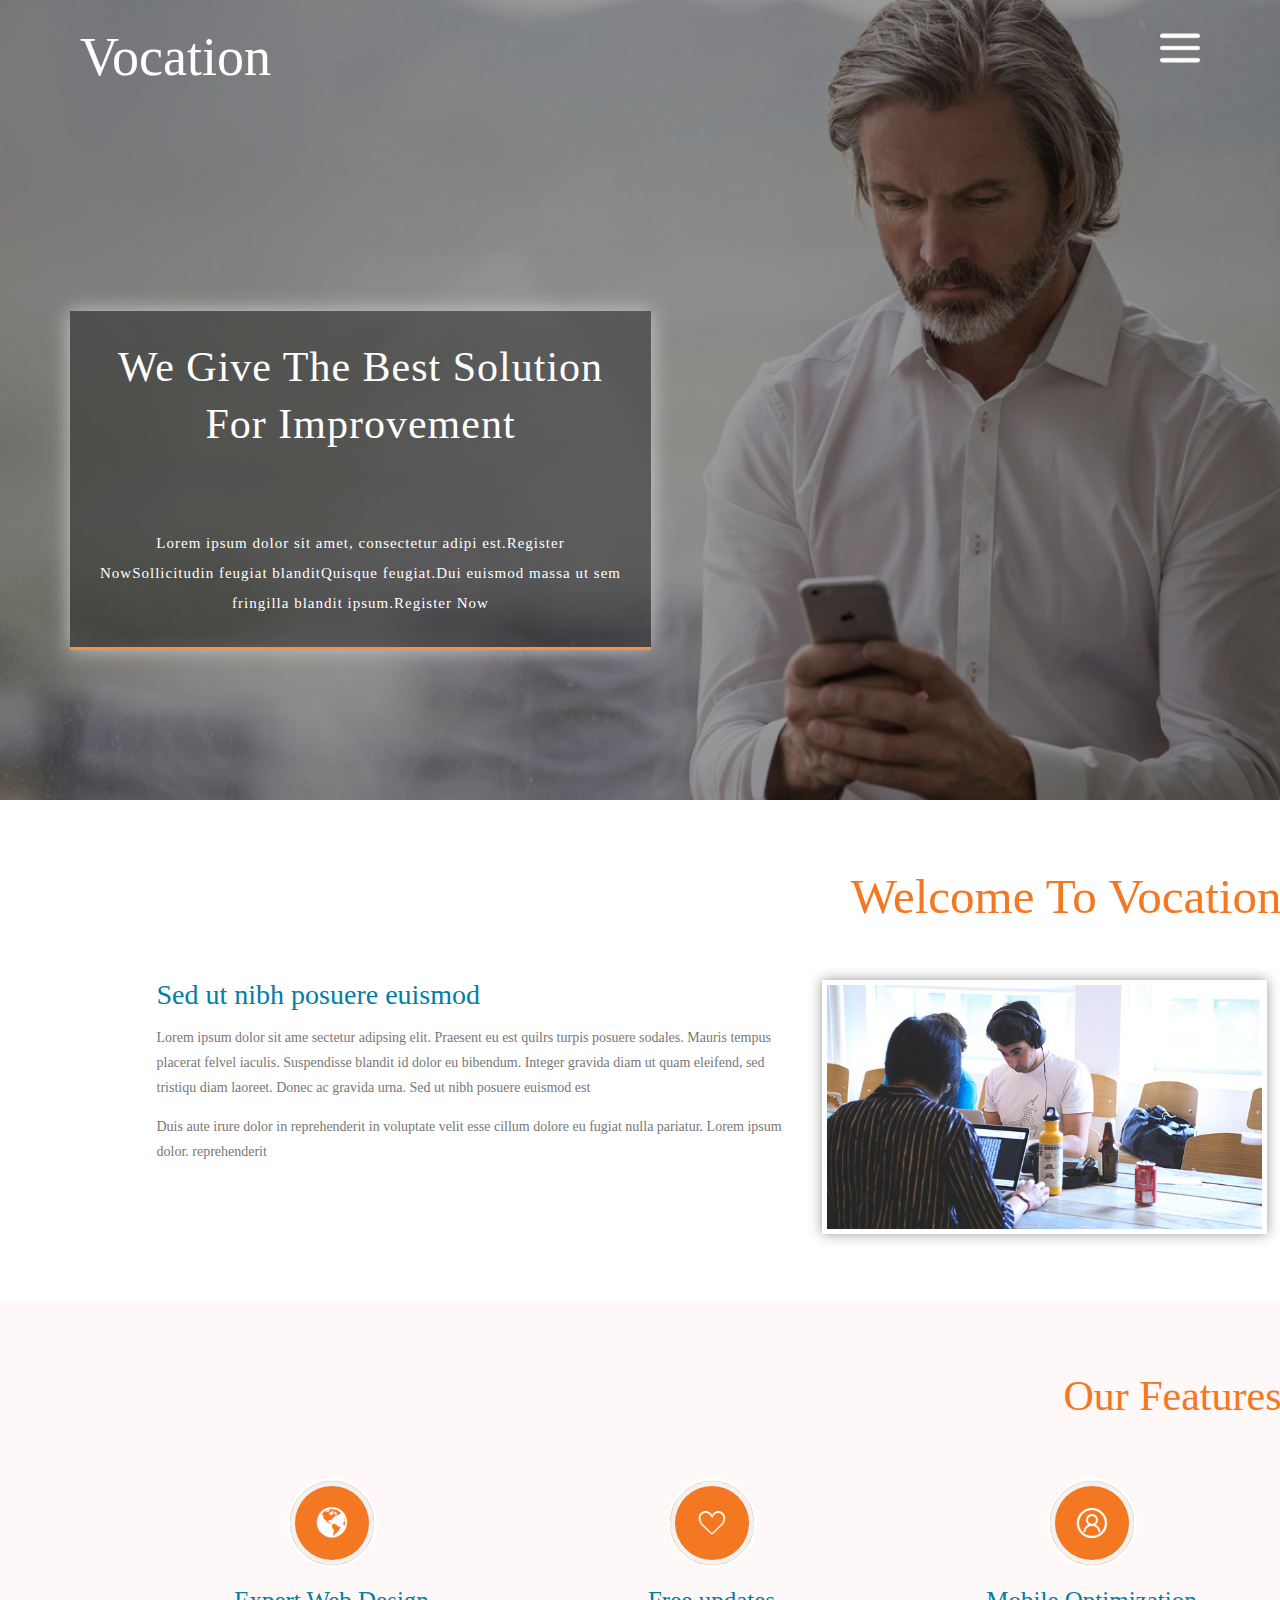
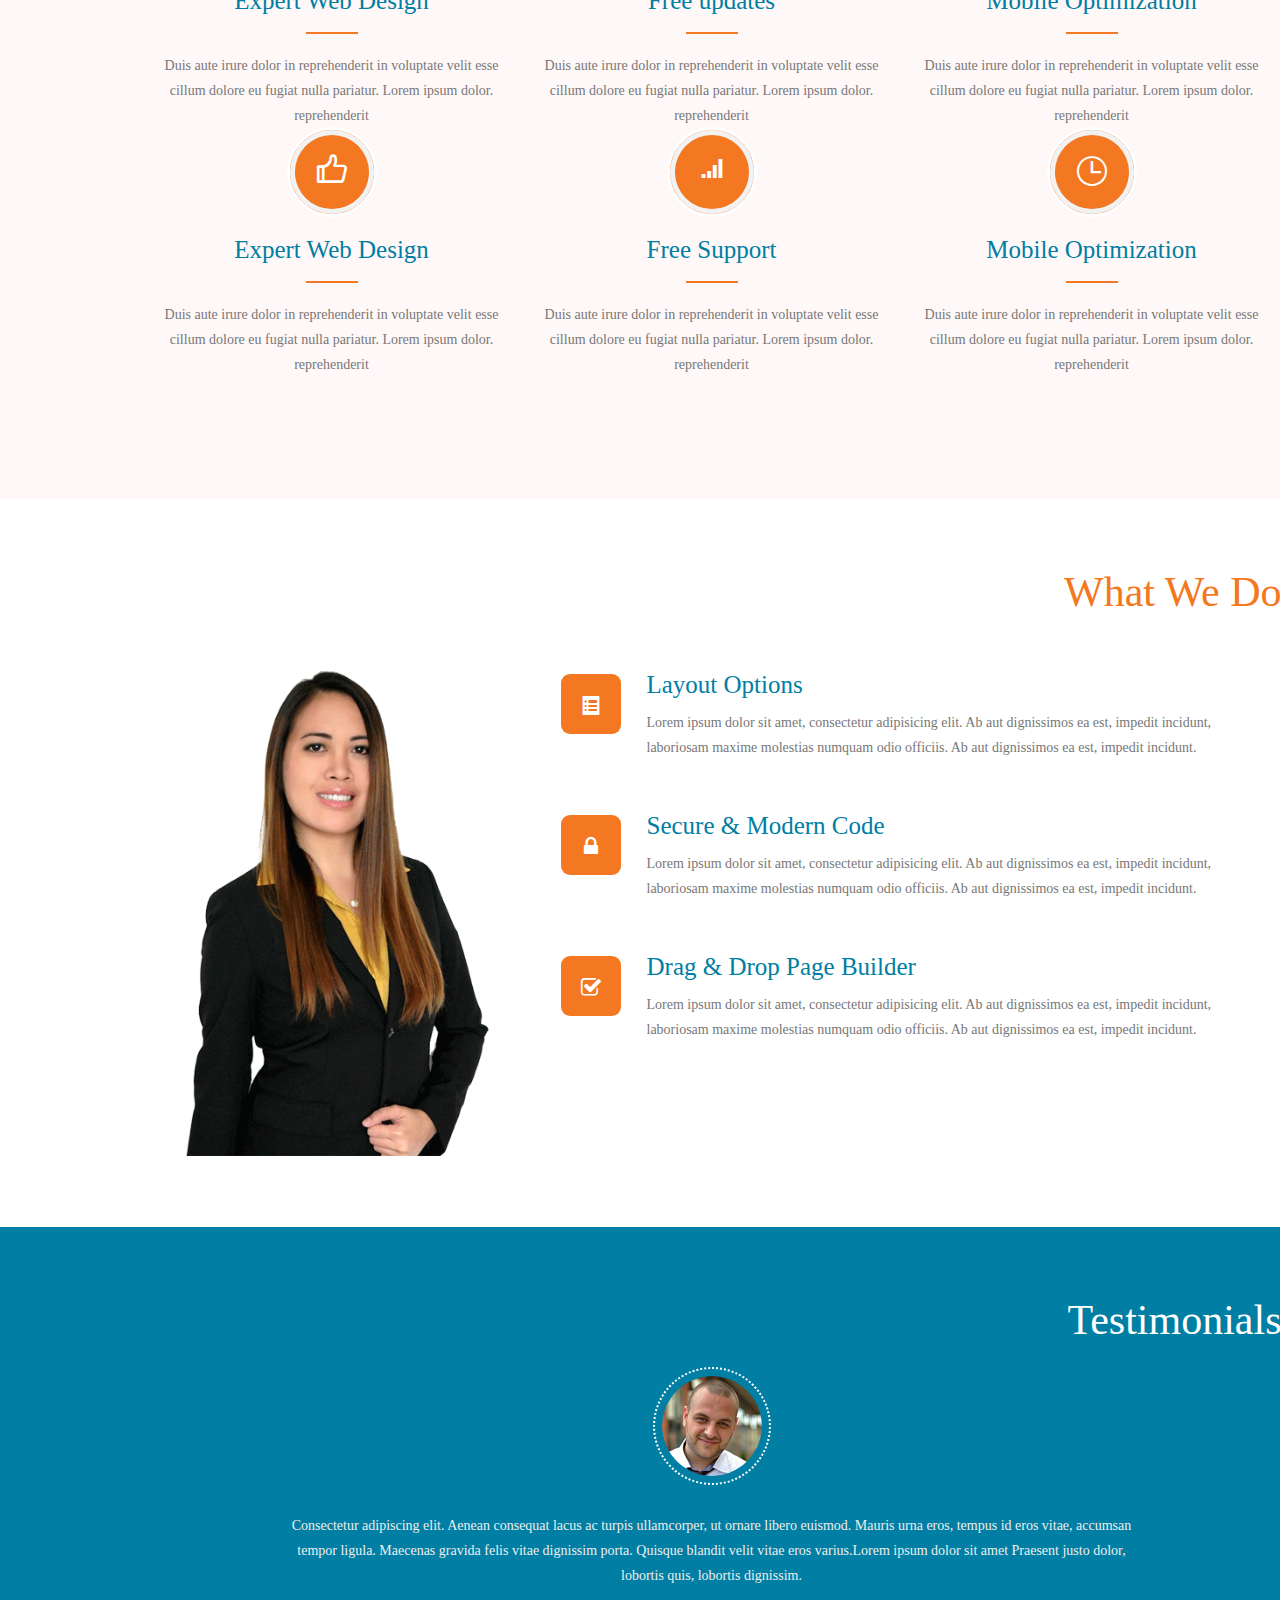
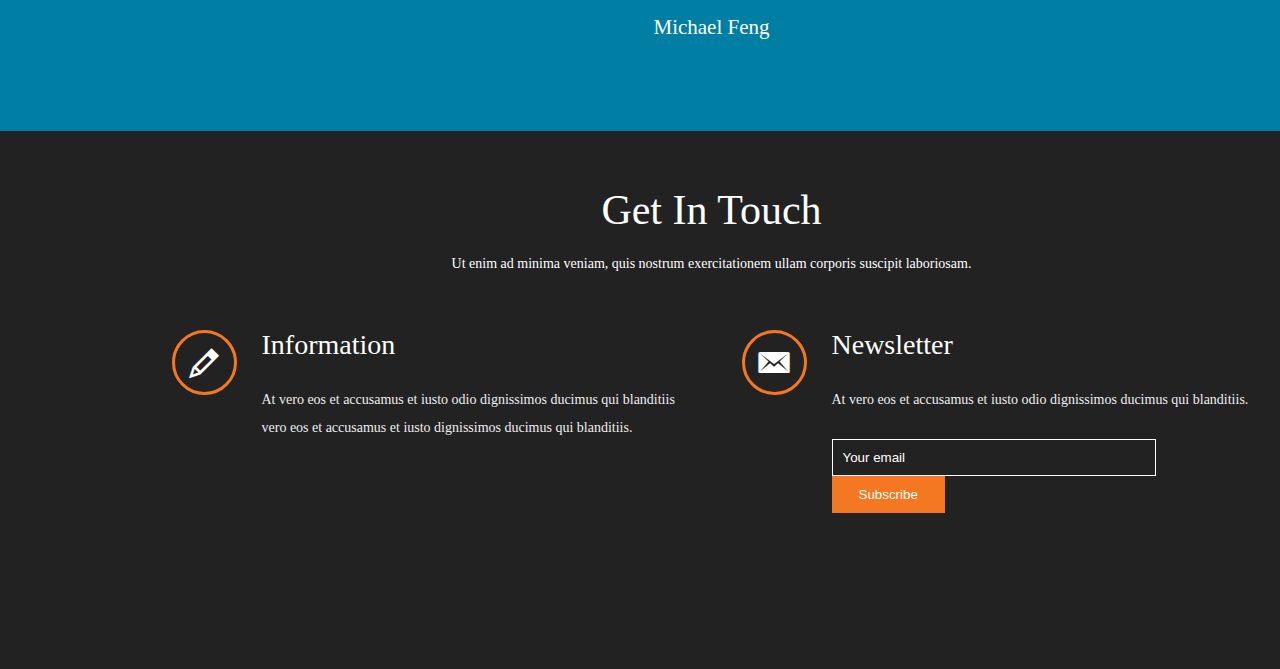
<file: index.html>
<!doctype html>
<html>
	<header>
		<title>主页</title>
		<meta charset="UTF-8">
		<link rel="stylesheet" type="text/css" href="css/index.css">
		<link rel="stylesheet" type="text/css" href="./icons/iconfont.css">
		<script src="js/jquery-1.11.3.js"></script>
		<script src="js/index.js"></script>
	</header>
	<body>
		<div id="container">
			<div id="header">
				<div id="headerContent">
					<div id="headerTop">
						<div class="headerTopLeft">
							<h1><a href="#">Vocation</a></h1>
						</div>
						<div class="headerNav">
							<span><img src="images/menu.png"></span>
							<ul class="select">
								<li class="active"><a href="index.html">Home</a></li>
								<li><a href="about.html">About</a></li>
								<li><a href="services.html">Services</a></li>
								<li><a href="projects.html">Projects</a></li>
								<li><a href="codes.html">Codes</a></li>
								<li><a href="contact.html">Contact</a></li>
							</ul>
							
						</div>
					</div>
					
					<!--轮播图-->
					<div class="headerMiddle">
						<div class="ppt">
							<ul class="pptContainer">
								<li>	 
									<div class="pptContent">
										<h3>We Give The Best Solution For Improvement</h3>
										<p>Lorem ipsum dolor sit amet, consectetur adipi est.Register NowSollicitudin feugiat blanditQuisque feugiat.Dui euismod massa ut sem fringilla blandit ipsum.Register Now</p>
									</div>
								</li>
								<li class="hide">	 
									<div class="pptContent">
										<h3>Sollicitudin Feugiat Blandit Quisque Feugiat</h3>
										<p>Lorem ipsum dolor sit amet, consectetur adipi est.Register NowSollicitudin feugiat blanditQuisque feugiat.Dui euismod massa ut sem fringilla blandit ipsum.Register Now</p>
									</div>
								</li>
								<li class="hide">	 
									<div class="pptContent">
										<h3>We Give The Best Solution For Improvement</h3>
										<p>Lorem ipsum dolor sit amet, consectetur adipi est.Register NowSollicitudin feugiat blanditQuisque feugiat.Dui euismod massa ut sem fringilla blandit ipsum.Register Now</p>
									</div>
								</li>
							</ul>
						</div>
					</div>	
				</div>
			</div>
			
			<div id="main">
				<div class="mainContent1">
					<div class="mainContent1Content">
						<h2>Welcome To Vocation</h2>
						<div class="mainContent1Wamp">
							<div class="content1WampLeft">
								<h4>Sed ut nibh posuere euismod </h4>
								<p>Lorem ipsum dolor sit ame sectetur adipsing elit. Praesent eu est quilrs turpis posuere sodales. Mauris tempus placerat felvel iaculis. Suspendisse blandit id dolor eu bibendum. Integer gravida diam ut quam eleifend, sed tristiqu diam laoreet. Donec ac gravida urna. Sed ut nibh posuere euismod est</p>
								<p>Duis aute irure dolor in reprehenderit in voluptate velit esse cillum dolore eu fugiat nulla pariatur. Lorem ipsum dolor. reprehenderit</p>
							</div>
							<div class="content1WampRight">
								<div class="content1WampRightContent">
									<div class="content1WampRightBox">
										<img src="images/w.jpg">
									</div>
									<div class="content1WampRightBox2">
										<h4>Vocation</h4>
										<p>Lorem ipsum dolor sit amet, consectetur adipiscing.</p>
									</div>
								</div>
							</div>
						</div>
					</div>
				</div>
				<div class="mainContent2">
					<div class="mainContent2Wrap">
						<h3>Our Features</h3>
						<div class="mainContent2Wrapcontent">
							<div class="mainContent2Box">
								<div class="mainContent2BoxTop">
									<div class="yuan">
										<i class="iconfont icon-diqiu" style="font-size:30px;color:#FFF;line-height:80px;"></i>
									</div>
								</div>
								<h4>Expert Web Design</h4>
								<span></span>
								<p>Duis aute irure dolor in reprehenderit in voluptate velit esse cillum dolore eu fugiat nulla pariatur. Lorem ipsum dolor. reprehenderit</p>
							</div>
							<div class="mainContent2Box">
								<div class="mainContent2BoxTop">
									<div class="yuan">
										<i class="iconfont icon-hert" style="font-size:30px;color:#FFF;line-height:80px;"></i>
									</div>
								</div>
								<h4>Free updates</h4>
								<span></span>
								<p>Duis aute irure dolor in reprehenderit in voluptate velit esse cillum dolore eu fugiat nulla pariatur. Lorem ipsum dolor. reprehenderit</p>
							</div>
							<div class="mainContent2Box">
								<div class="mainContent2BoxTop">
									<div class="yuan">
										<i class="iconfont icon-login" style="font-size:30px;color:#FFF;line-height:86px;"></i>
									</div>
								</div>
								<h4>Mobile Optimization</h4>
								<span></span>
								<p>Duis aute irure dolor in reprehenderit in voluptate velit esse cillum dolore eu fugiat nulla pariatur. Lorem ipsum dolor. reprehenderit</p>
							</div>
							<div class="mainContent2Box">
								<div class="mainContent2BoxTop">
									<div class="yuan">
										<i class="iconfont icon-zan" style="font-size:30px;color:#FFF;line-height:80px;"></i>
									</div>
								</div>
								<h4>Expert Web Design</h4>
								<span></span>
								<p>Duis aute irure dolor in reprehenderit in voluptate velit esse cillum dolore eu fugiat nulla pariatur. Lorem ipsum dolor. reprehenderit</p>
							</div>
							<div class="mainContent2Box">
								<div class="mainContent2BoxTop">
									<div class="yuan">
										<i class="iconfont icon-iconfontconnectionbars" style="font-size:30px;color:#FFF;line-height:80px;"></i>
									</div>
								</div>
								<h4>Free Support</h4>
								<span></span>
								<p>Duis aute irure dolor in reprehenderit in voluptate velit esse cillum dolore eu fugiat nulla pariatur. Lorem ipsum dolor. reprehenderit</p>
							</div>
							<div class="mainContent2Box">
								<div class="mainContent2BoxTop">
									<div class="yuan">
										<i class="iconfont icon-biao" style="font-size:30px;color:#FFF;line-height:80px;"></i>
									</div>
								</div>
								<h4>Mobile Optimization</h4>
								<span></span>
								<p>Duis aute irure dolor in reprehenderit in voluptate velit esse cillum dolore eu fugiat nulla pariatur. Lorem ipsum dolor. reprehenderit</p>
							</div>
						</div>
					</div>
				</div>
				<div class="mainContent3">
					<div class="mainContent3Wrap">
						<h3>What We Do</h3>
						<div class="mainContent3WrapBox">
							<div class="mainContent3WrapBoxImg">
								<img src="images/tt2.png">
							</div>
							<div class="mainContent3WrapBoxRight">
								<div class="mainContent3WrapBoxRightTop1">
									<div class="mainContent3RightTop1Left">
										<div class="yuankuang">
											<i class="iconfont icon-icon" style="font-size:24px;color:#FFF;line-height:62px;"></i>
										</div>
									</div>
									<div class="mainContent3RightTop1Right">
										<h4>Layout Options</h4>
										<p>Lorem ipsum dolor sit amet, consectetur adipisicing elit. Ab aut dignissimos ea est, impedit incidunt, laboriosam maxime molestias numquam odio officiis. Ab aut dignissimos ea est, impedit incidunt.</p>
									</div>
								</div>
								<div class="mainContent3WrapBoxRightTop1">
									<div class="mainContent3RightTop1Left">
										<div class="yuankuang">
											<i class="iconfont icon-lock" style="font-size:22px;color:#FFF;line-height:63px;"></i>
										</div>
									</div>
									<div class="mainContent3RightTop1Right">
										<h4>Secure & Modern Code</h4>
										<p>Lorem ipsum dolor sit amet, consectetur adipisicing elit. Ab aut dignissimos ea est, impedit incidunt, laboriosam maxime molestias numquam odio officiis. Ab aut dignissimos ea est, impedit incidunt.</p>
									</div>
								</div>
								<div class="mainContent3WrapBoxRightTop1">
									<div class="mainContent3RightTop1Left">
										<div class="yuankuang">
											<i class="iconfont icon-check" style="font-size:20px;color:#FFF;line-height:63px;"></i>
										</div>
									</div>
									<div class="mainContent3RightTop1Right">
										<h4>Drag & Drop Page Builder</h4>
										<p>Lorem ipsum dolor sit amet, consectetur adipisicing elit. Ab aut dignissimos ea est, impedit incidunt, laboriosam maxime molestias numquam odio officiis. Ab aut dignissimos ea est, impedit incidunt.</p>
									</div>
								</div>
							</div>
						</div>
					</div>
				</div>
				<div class="mainContent4">
					<div class="mainContent4Wrap">
						<h3>Testimonials</h3>
						<div class="mainContent4WrapContent">
							<div class="ppt2">
								<div class="ppt2Box">
									<div class="ppt2Box1">
										<div class="ppt2Box11">
											<div class="ppt2Top">
												<img src="images/1.png">
											</div>
											<div class="ppt2Bottom">
												<p>Consectetur adipiscing elit. Aenean consequat lacus ac turpis ullamcorper, ut ornare libero euismod. Mauris urna eros, tempus id eros vitae, accumsan tempor ligula. Maecenas gravida felis vitae dignissim porta. Quisque blandit velit vitae eros varius.Lorem ipsum dolor sit amet Praesent justo dolor, lobortis quis, lobortis dignissim.</p>
												<h4><a href="#">Michael Feng</a></h4>
											</div>
										</div>
									</div>
									<div class="ppt2Box1">
										<div class="ppt2Box11">
											<div class="ppt2Top">
												<img src="images/2.png">
											</div>
											<div class="ppt2Bottom">
												<p>Consectetur adipiscing elit. Aenean consequat lacus ac turpis ullamcorper, ut ornare libero euismod. Mauris urna eros, tempus id eros vitae, accumsan tempor ligula. Maecenas gravida felis vitae dignissim porta. Quisque blandit velit vitae eros varius.Lorem ipsum dolor sit amet Praesent justo dolor, lobortis quis, lobortis dignissim.</p>
												<h4><a href="#">Michael Feng</a></h4>
											</div>
										</div>
									</div>
								</div>
							</div>
						</div>
					</div>
				</div>
			</div>
			<div id="footer">
				<div class="footerContainer">
					<h3>Get In Touch</h3>
					<p>Ut enim ad minima veniam, quis nostrum exercitationem ullam corporis suscipit laboriosam.</p>
					<div class="footerWrap">
						<div class="footerWrapLeft">
							<div class="footerWrapLeft1">
								<div class="kuai">
									<i class="iconfont icon-pencil" style="font-size:30px;color:#FFF;line-height:58px;"></i>
								</div>
							</div>
							<div class="footerWrapLeft2">
								<h4>Information</h4>
								<p>At vero eos et accusamus et iusto odio dignissimos ducimus
									qui blanditiis vero eos et accusamus et iusto dignissimos ducimus
									qui blanditiis.</p>
							</div>
						</div>
						<div class="footerWrapRight">
							<div class="footerWrapRight1">
								<div class="kuai">
									<i class="iconfont icon-xinfeng" style="font-size:36px;color:#FFF;line-height:54px;"></i>
								</div>
							</div>
							<div class="footerWrapRight2">
								<h4>Newsletter</h4>
								<p>At vero eos et accusamus et iusto odio dignissimos ducimus
									qui blanditiis.</p>
								<form class="post">
									<input type="text" value="Your email" name="Your email" onfocus="this.value = '';" onblur="if (this.value == '') {this.value = 'Your email';}" required=""></input>
									<input type="submit" value="Subscribe">
								</form>	
							</div>
						</div>
					</div>
				</div>
			</div>
		</div>
	</body>
</html>
</file>
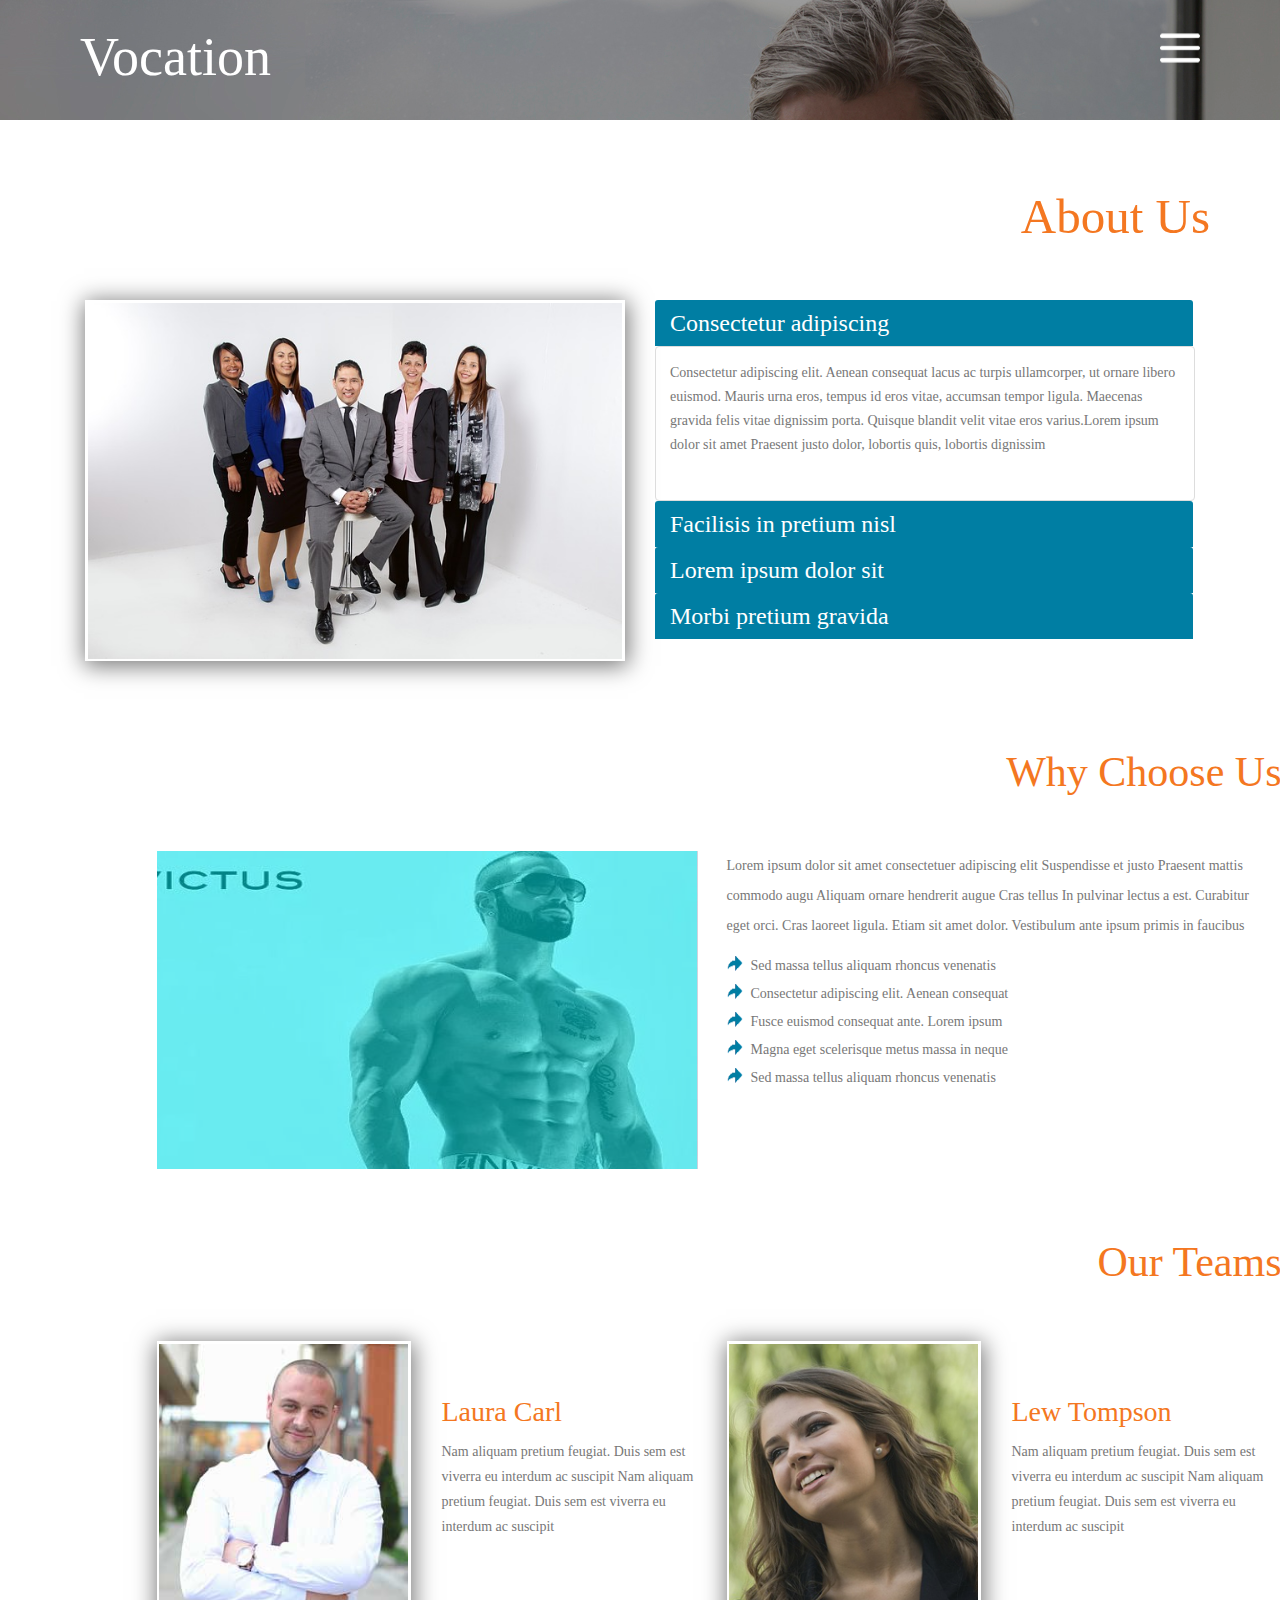
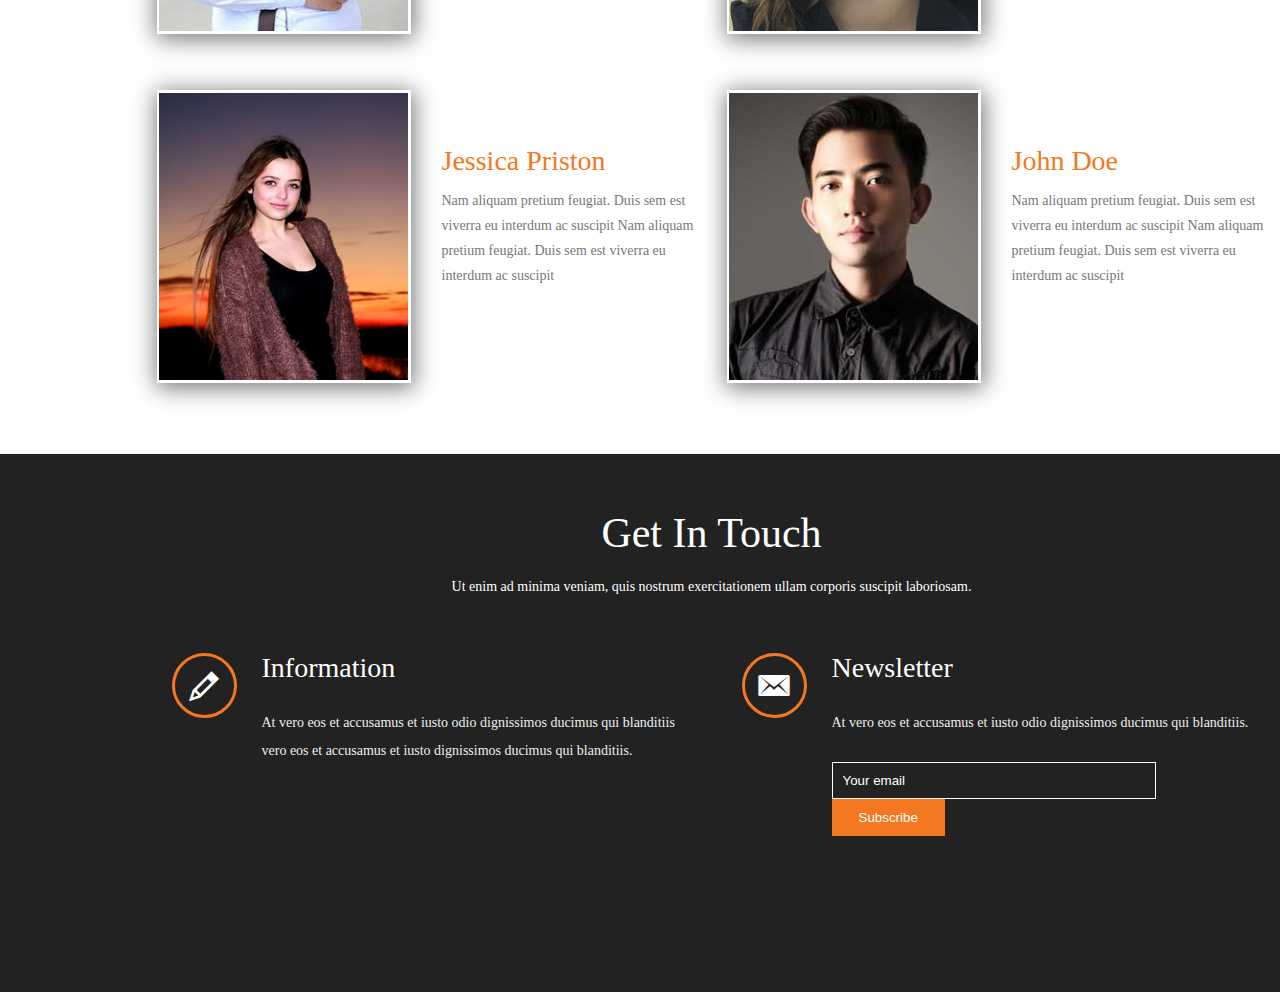
<file: about.html>
<!doctype html>
<html>
	<header>
		<meta charset="UTF-8">
		<title>第二页</title>
		<link rel="stylesheet" type="text/css" href="css/about.css">
		<link rel="stylesheet" type="text/css" href="./icons/iconfont.css">
		<script src="js/jquery-1.11.3.js"></script>
		<script src="js/about.js"></script>	
	</header>
	<body>
		<div id="container">
			<div id="header">
				<div id="headerTop">
					<div class="headerTopLeft">
						<h1><a href="#">Vocation</a></h1>
					</div>
					<div class="headerNav">
						<span><img src="images/menu.png"></span>
						<ul class="select">
							<li class="active"><a href="index.html">Home</a></li>
							<li><a href="about.html">About</a></li>
							<li><a href="services.html">Services</a></li>
							<li><a href="projects.html">Projects</a></li>
							<li><a href="codes.html">Codes</a></li>
							<li><a href="contact.html">Contact</a></li>
						</ul>	
					</div>
				</div>
			</div>
			<div id="main">
				<div class="main1">
					<div class="main1content">
						<h2>About Us</h2>
						<div class="main1Wrap">
							<div class="main1WrapLeft">
								<img src="images/p.jpg">
							</div>
							<div class="main1WrapRight">
								<div class="group">
									<div class="groupTop">
										<h4><a href="#">Consectetur adipiscing</a></h4>
									</div>
									<div id="groupBottom">
										<p>Consectetur adipiscing elit. Aenean consequat lacus ac turpis ullamcorper, ut ornare libero euismod. Mauris urna eros, tempus id eros vitae, accumsan tempor ligula. Maecenas gravida felis vitae dignissim porta. Quisque blandit velit vitae eros varius.Lorem ipsum dolor sit amet Praesent justo dolor, lobortis quis, lobortis dignissim </p>
									</div>																	
									<div class="groupTop">
										<h4><a href="#groupBottom">Facilisis in pretium nisl</a></h4>
									</div>
									<div id="groupBottom" class="hide">
										<p>Consectetur adipiscing elit. Aenean consequat lacus ac turpis ullamcorper, ut ornare libero euismod. Mauris urna eros, tempus id eros vitae, accumsan tempor ligula. Maecenas gravida felis vitae dignissim porta. Quisque blandit velit vitae eros varius.Lorem ipsum dolor sit amet Praesent justo dolor, lobortis quis, lobortis dignissim </p>
									</div>
									<div class="groupTop">
										<h4><a href="#groupBottom">Lorem ipsum dolor sit</a></h4>
									</div>
									<div id="groupBottom" class="hide">
										<p>Consectetur adipiscing elit. Aenean consequat lacus ac turpis ullamcorper, ut ornare libero euismod. Mauris urna eros, tempus id eros vitae, accumsan tempor ligula. Maecenas gravida felis vitae dignissim porta. Quisque blandit velit vitae eros varius.Lorem ipsum dolor sit amet Praesent justo dolor, lobortis quis, lobortis dignissim </p>
									</div>									
									<div class="groupTop">
										<h4><a href="#groupBottom">Morbi pretium gravida</a></h4>
									</div>
									<div id="groupBottom" class="hide">
										<p>Fusce euismod consequat ante. Lorem ipsum dolor sit amet, consectetuer adipiscing elit. Pellentesque sed dolor. Aliquam congue fermentum nisl. Mauris accumsan nulla vel diam. Sed in lacus ut enim adipiscing aliquet. Nulla venenatis. In pede mi, aliquet sit amet, euismod in, auctor ut, ligula Praesent justo dolor, lobortis quis, lobortis </p>
									</div>
								</div>
							</div>
						</div>
					</div>
				</div>
				<div class="main2">
					<div class="main2Contnent">
						<h3>Why Choose Us</h3>
						<div class="main2wrap">
							<div class="main2wrapLeft">
								<img src="images/ouxiang.jpg" style="width:95%;height:100%;position:absolute;">
								<img src="images/ya.jpg" style="width:100%;height:100%;opacity:0;">
								<div class="video">
								
								<div class="element1"></div>
								<div class="element2"></div>
								<div class="element3"></div>
								<div class="element4"></div>
								<div class="element5"></div>
								<div class="element6"></div>
								<div class="element7"></div>
								<div class="element8"></div>
								<div class="element9"></div>
								<div class="element10"></div>
								<span>点赞扎神</span>
								<!--<ul class="video11">
									<video autoplay loop>
									
										<source src="images/movie.webm" type="video/webm">
									</video>
									

								</ul>
								<video width="540" height="313" controls="controls">
											<source src="images/movie.webm" type="video/webm">
												Your browser does not support the video tag.
								</video>-->
								</div>
							</div>
							<div class="main2wrapRight">
								<p>Lorem ipsum dolor sit amet consectetuer adipiscing elit Suspendisse et justo Praesent mattis commodo augu Aliquam ornare hendrerit augue Cras tellus In pulvinar lectus a est. Curabitur eget orci. Cras laoreet ligula. Etiam sit amet dolor. Vestibulum ante ipsum primis in faucibus</p>
								<ul class="main2wrapRightBottom">
									<li><img src="images/jiantou.png">Sed massa tellus aliquam rhoncus venenatis</li> 
									<li><img src="images/jiantou.png">Consectetur adipiscing elit. Aenean consequat</li> 
									<li><img src="images/jiantou.png">Fusce euismod consequat ante. Lorem ipsum</li> 
									<li><img src="images/jiantou.png">Magna eget scelerisque metus massa in neque</li> 
									<li><img src="images/jiantou.png">Sed massa tellus aliquam rhoncus venenatis</li>
								</ul>
							</div>
						</div>
					</div>
				</div>
				<div class="main3">
					<div class="main3content">
						<h3> Our Teams</h3>
						<div class="main3Wrap">
							<div class="main3WrapPeople">
								<img src="images/t1.jpg">
								<div class="imgAlt">
									<a href="#"><div></div></a>
									<a href="#"><div></div></a>
									<a href="#"><div></div></a>
									<a href="#"><div></div></a>
								</div>
							</div>
							<div class="main3WrapSay">
								<h4>Laura Carl</h4>
								<p>Nam aliquam pretium feugiat. Duis sem est viverra eu interdum ac suscipit Nam aliquam pretium feugiat. Duis sem est viverra eu interdum ac suscipit </p>
							</div>
							<div class="main3WrapPeople">
								<img src="images/t2.jpg">
								<div class="imgAlt">
									<a href="#"><div></div></a>
									<a href="#"><div></div></a>
									<a href="#"><div></div></a>
									<a href="#"><div></div></a>
								</div>
							</div>
							<div class="main3WrapSay">
								<h4>Lew Tompson</h4>
								<p>Nam aliquam pretium feugiat. Duis sem est viverra eu interdum ac suscipit Nam aliquam pretium feugiat. Duis sem est viverra eu interdum ac suscipit </p>
							</div>
						</div>
						<div class="main3Wrap">
							<div class="main3WrapPeople">
								<img src="images/t3.jpg">
								<div class="imgAlt">
									<a href="#"><div></div></a>
									<a href="#"><div></div></a>
									<a href="#"><div></div></a>
									<a href="#"><div></div></a>
								</div>
							</div>
							<div class="main3WrapSay">
								<h4>Jessica Priston</h4>
								<p>Nam aliquam pretium feugiat. Duis sem est viverra eu interdum ac suscipit Nam aliquam pretium feugiat. Duis sem est viverra eu interdum ac suscipit </p>
							</div>
							<div class="main3WrapPeople">
								<img src="images/t4.jpg">
								<div class="imgAlt">
									<a href="#"><div></div></a>
									<a href="#"><div></div></a>
									<a href="#"><div></div></a>
									<a href="#"><div></div></a>
								</div>
							</div>
							<div class="main3WrapSay">
								<h4>John Doe</h4>
								<p>Nam aliquam pretium feugiat. Duis sem est viverra eu interdum ac suscipit Nam aliquam pretium feugiat. Duis sem est viverra eu interdum ac suscipit </p>
							</div>
						</div>
					</div>
				</div>
			</div>
			<div id="footer">
				<div class="footerContainer">
					<h3>Get In Touch</h3>
					<p>Ut enim ad minima veniam, quis nostrum exercitationem ullam corporis suscipit laboriosam.</p>
					<div class="footerWrap">
						<div class="footerWrapLeft">
							<div class="footerWrapLeft1">
								<div class="kuai">
									<i class="iconfont icon-pencil" style="font-size:30px;color:#FFF;line-height:58px;"></i>
								</div>
							</div>
							<div class="footerWrapLeft2">
								<h4>Information</h4>
								<p>At vero eos et accusamus et iusto odio dignissimos ducimus
									qui blanditiis vero eos et accusamus et iusto dignissimos ducimus
									qui blanditiis.</p>
							</div>
						</div>
						<div class="footerWrapRight">
							<div class="footerWrapRight1">
								<div class="kuai">
									<i class="iconfont icon-xinfeng" style="font-size:36px;color:#FFF;line-height:54px;"></i>
								</div>
							</div>
							<div class="footerWrapRight2">
								<h4>Newsletter</h4>
								<p>At vero eos et accusamus et iusto odio dignissimos ducimus
									qui blanditiis.</p>
								<form class="post">
									<input type="text" value="Your email" name="Your email" onfocus="this.value = '';" onblur="if (this.value == '') {this.value = 'Your email';}" required=""></input>
									<input type="submit" value="Subscribe">
								</form>	
							</div>
						</div>
					</div>
				</div>
			</div>
		</div>
	</body>	
</html>
</file>
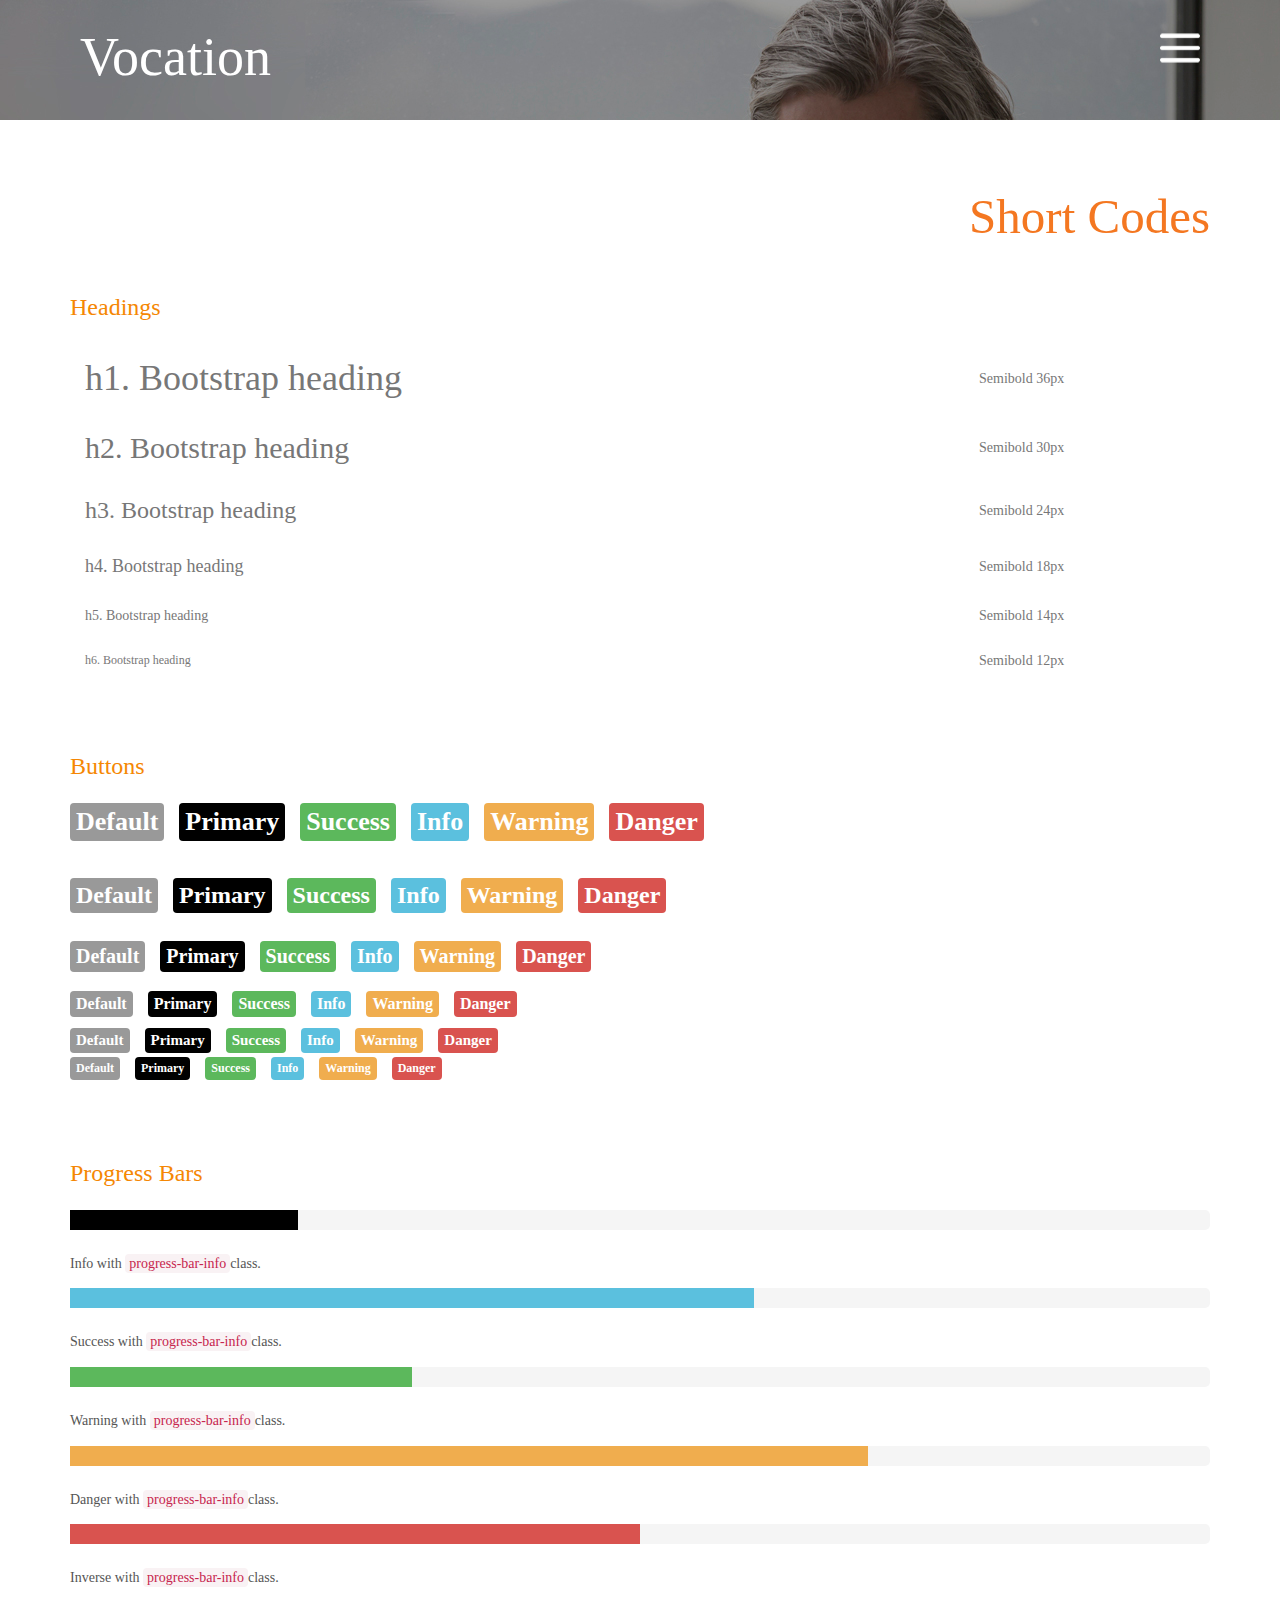
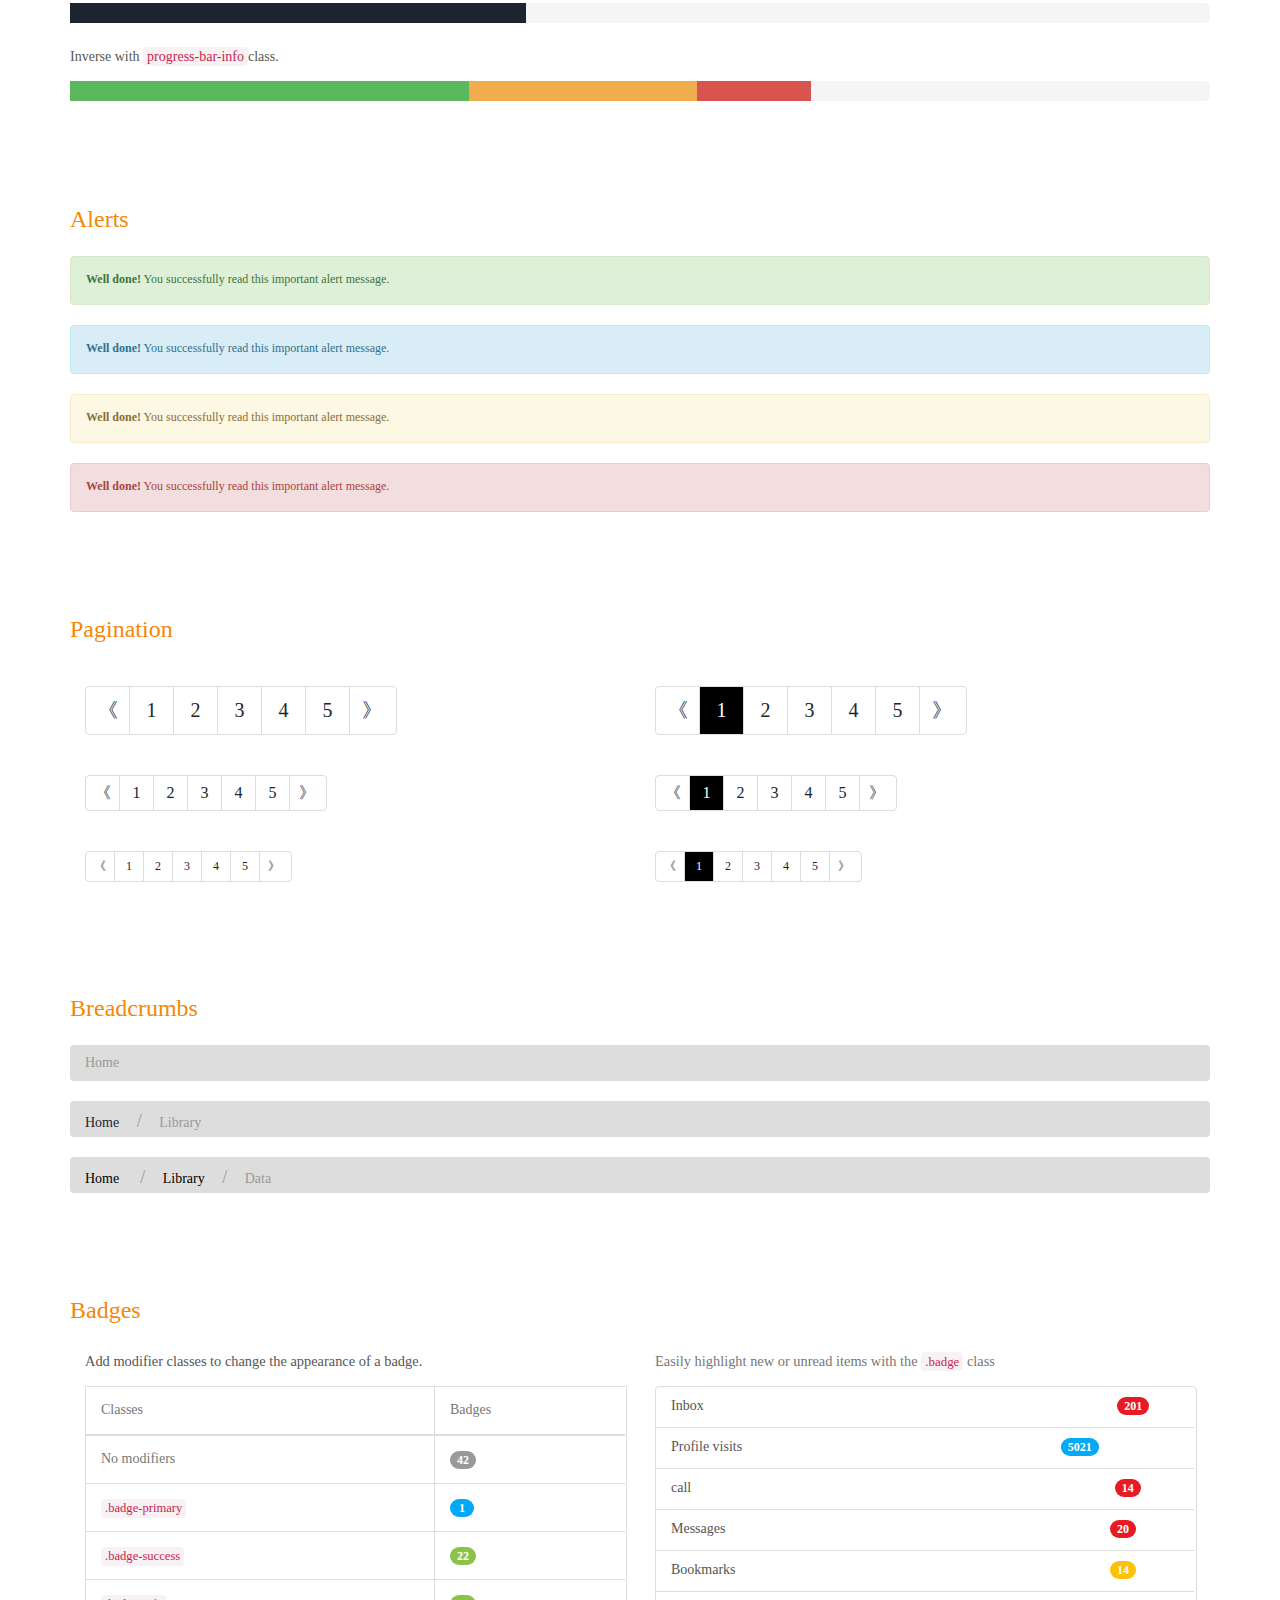
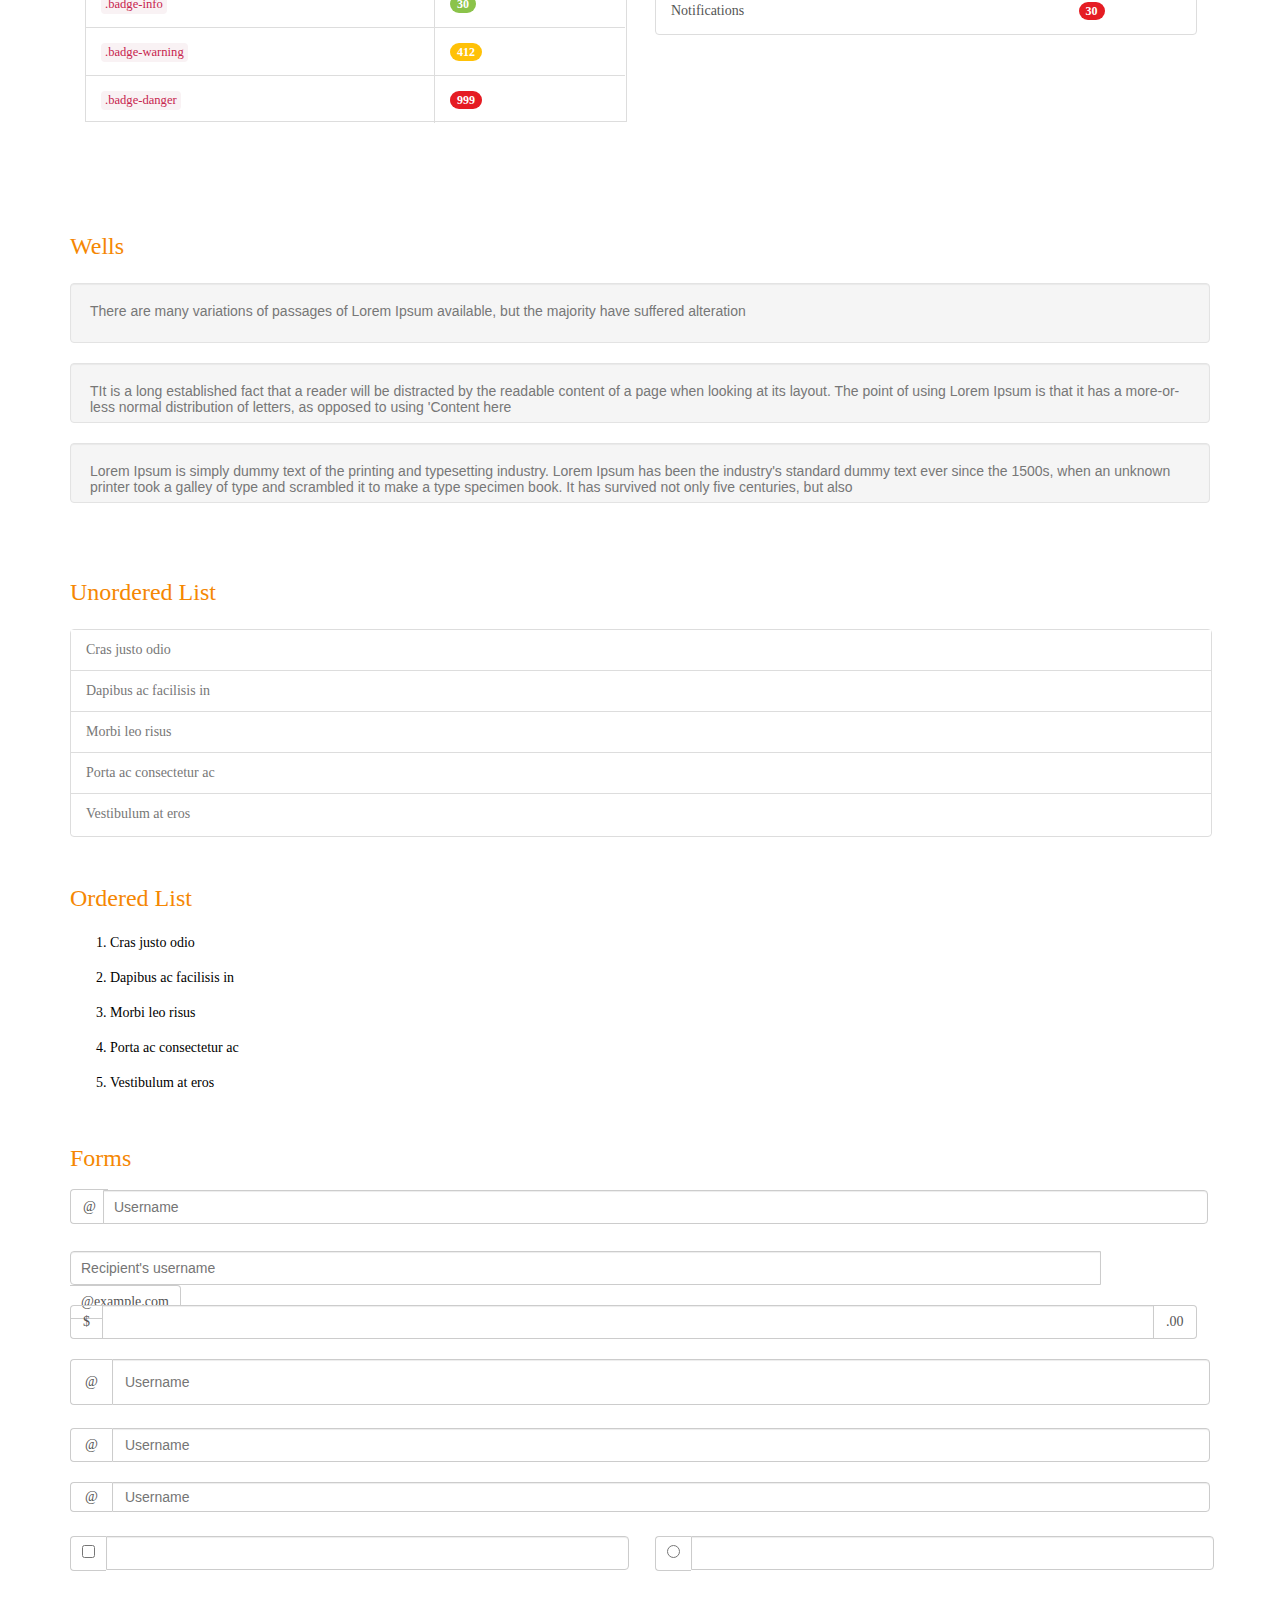
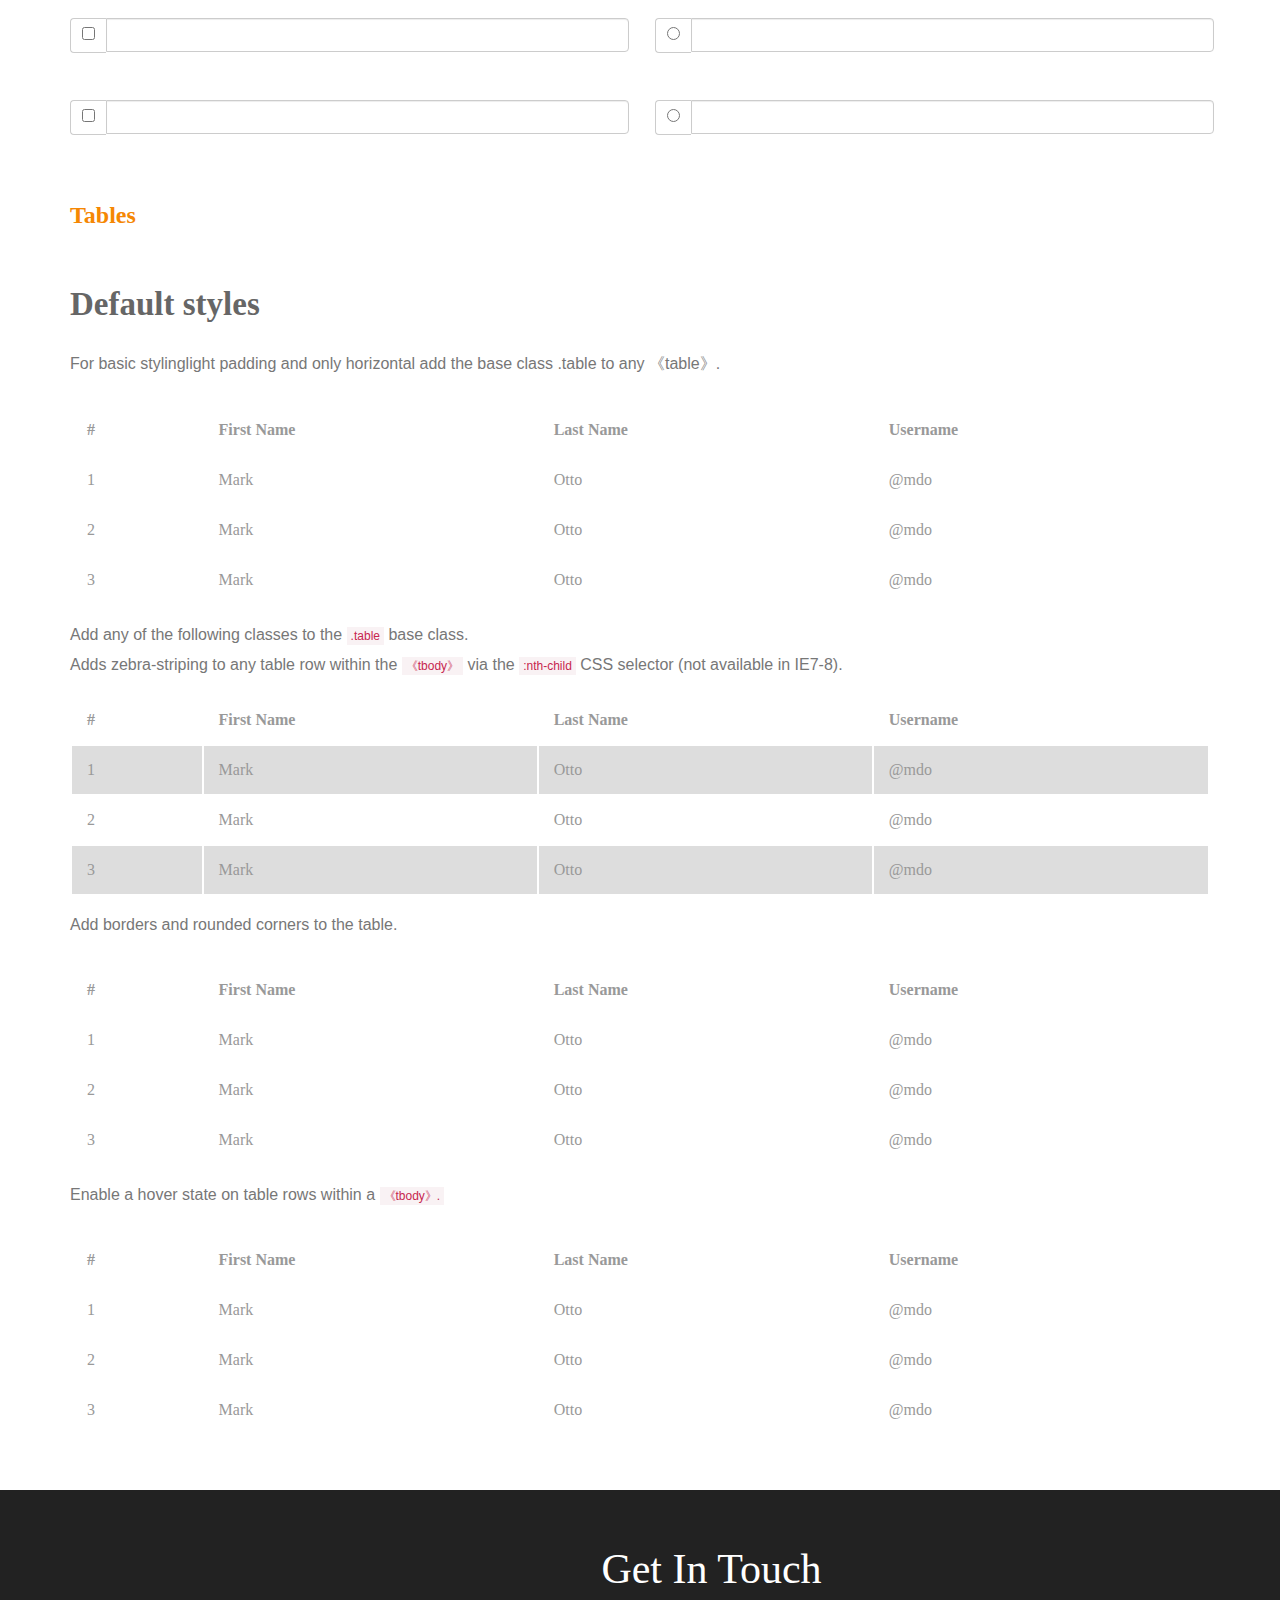
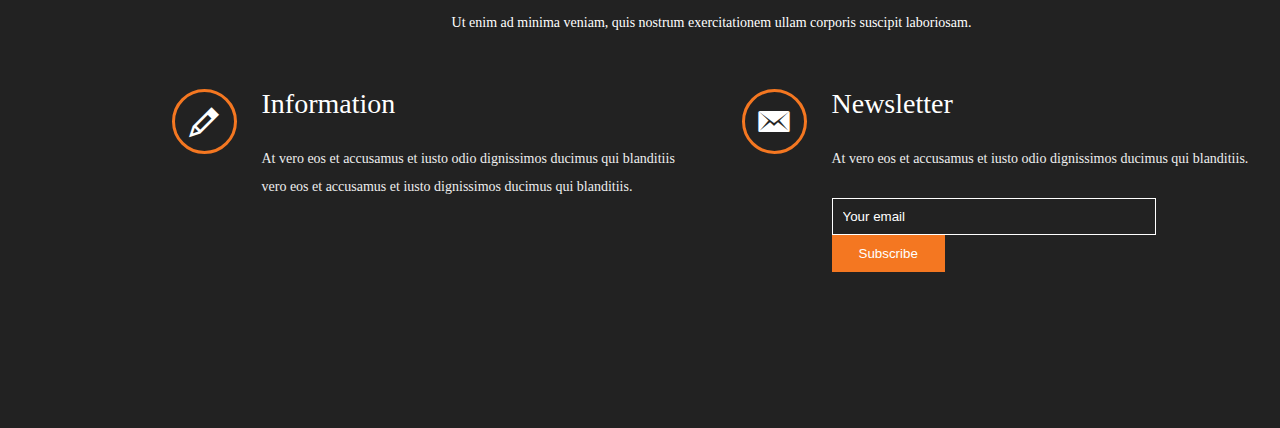
<file: codes.html>
<!doctype html>
<html>
	<header>
		<meta charset="UTF-8">
		<title>第五页</title>
		<link rel="stylesheet" type="text/css" href="css/codes.css">
		<link rel="stylesheet" type="text/css" href="./icons/iconfont.css">
		<script src="js/jquery-1.11.3.js"></script>
		<script src="js/codes.js"></script>	
	</header>
	<body>
		<div id="container">
			<div id="header">
				<div id="headerTop">
					<div class="headerTopLeft">
						<h1><a href="#">Vocation</a></h1>
					</div>
					<div class="headerNav">
						<span><img src="images/menu.png"></span>
						<ul class="select">
							<li class="active"><a href="index.html">Home</a></li>
							<li><a href="about.html">About</a></li>
							<li><a href="services.html">Services</a></li>
							<li><a href="projects.html">Projects</a></li>
							<li><a href="codes.html">Codes</a></li>
							<li><a href="contact.html">Contact</a></li>
						</ul>	
					</div>
				</div>
			</div>
			<div id="main">
				<div class="mainContent">
					<div class="mainWrap">
						<h2 class="banner-1-1">Short Codes</h2>
           <div class="banner-1-2">
               <div class="banner-1-2-1">Headings</div>
               <div class="banner-1-2-2">
                   <ul class="ziti">
                       <li>h1. Bootstrap heading</li>
                       <li>h2. Bootstrap heading</li>
                       <li>h3. Bootstrap heading</li>
                       <li>h4. Bootstrap heading</li>
                       <li>h5. Bootstrap heading</li>
                       <li>h6. Bootstrap heading</li>
                   </ul>
                   <ul class="ziti2">
                       <li>Semibold 36px</li>
                       <li>Semibold 30px</li>
                       <li>Semibold 24px</li>
                       <li>Semibold 18px</li>
                       <li>Semibold 14px</li>
                       <li>Semibold 12px</li>
                   </ul>
               </div>
               <div class="banner-1-2-3">
                   <div class="banner-1-2-3-1">Buttons</div>
                   <div>
                       <h1>
                           <a href="#"><span>Default</span></a>
                           <a href="#"><span>Primary</span></a>
                           <a href="#"><span>Success</span></a>
						   <a href="#"><span>Info</span></a>
                           <a href="#"><span>Warning</span></a>
                           <a href="#"><span>Danger</span></a>
                       </h1>
                   </div>
                   <div>
                       <h2>
                           <a href="#"><span>Default</span></a>
                           <a href="#"><span>Primary</span></a>
                           <a href="#"><span>Success</span></a>
						   <a href="#"><span>Info</span></a>
                           <a href="#"><span>Warning</span></a>
                           <a href="#"><span>Danger</span></a>
                       </h2>
                   </div>
                   <div>
                       <h3>
                           <a href="#"><span>Default</span></a>
                           <a href="#"><span>Primary</span></a>
                           <a href="#"><span>Success</span></a>
						   <a href="#"><span>Info</span></a>
                           <a href="#"><span>Warning</span></a>
                           <a href="#"><span>Danger</span></a>
                       </h3>
                   </div>
                   <div>
                       <h4>
                           <a href="#"><span>Default</span></a>
                           <a href="#"><span>Primary</span></a>
                           <a href="#"><span>Success</span></a>
						   <a href="#"><span>Info</span></a>
                           <a href="#"><span>Warning</span></a>
                           <a href="#"><span>Danger</span></a>
                       </h4>
                   </div>
                   <div>
                       <h5>
                           <a href="#"><span>Default</span></a>
                           <a href="#"><span>Primary</span></a>
                           <a href="#"><span>Success</span></a>
						   <a href="#"><span>Info</span></a>
                           <a href="#"><span>Warning</span></a>
                           <a href="#"><span>Danger</span></a>
                       </h5>
                   </div>
                   <div>
                       <h6>
                           <a href="#"><span>Default</span></a>
                           <a href="#"><span>Primary</span></a>
                           <a href="#"><span>Success</span></a>
						   <a href="#"><span>Info</span></a>
                           <a href="#"><span>Warning</span></a>
                           <a href="#"><span>Danger</span></a>
                       </h6>
                   </div>
               </div>
           </div>
            <div class="autorun">
                <div class="autorun-1">Progress Bars</div>
                <div class="autorun-2">
                    <div class="autorun-2-1">
                        <div class="autorun-2-1-1"></div>
                    </div>
                    <p class="zi">
                    Info with <a>progress-bar-info</a>class.
                    </p>
                    <div class="autorun-2-1">
                        <div class="autorun-2-1-2"></div>
                    </div>
                    <p class="zi">
                    Success with <a>progress-bar-info</a>class.
                    </p>
                    <div class="autorun-2-1">
                        <div class="autorun-2-1-3"></div>
                    </div>
                    <p class="zi">
                   Warning with <a>progress-bar-info</a>class.
                    </p>
                    <div class="autorun-2-1">
                        <div class="autorun-2-1-4"></div>
                    </div>
                    <p class="zi">
                   Danger with <a>progress-bar-info</a>class.
                    </p>
                    <div class="autorun-2-1">
                        <div class="autorun-2-1-5"></div>
                    </div>
                    <p class="zi">
                   Inverse with <a>progress-bar-info</a>class.
                    </p>
                    <div class="autorun-2-1">
                        <div class="autorun-2-1-6"></div>
                    </div>
                    <p class="zi">
                   Inverse with <a>progress-bar-info</a>class.
                    </p>
                    <div class="autorun-2-1">
                        <div class="autorun-2-1-7"></div>
                        <div class="autorun-2-1-8"></div>
                        <div class="autorun-2-1-9"></div>
                    </div>
                </div>
            </div>
            <div class="conters">
                <div class="conters-1">Alerts</div>
                <div class="conters-2"><a>Well done!</a> You successfully read this important alert message.
                </div>
                <div class="conters-3"><a>Well done!</a> You successfully read this important alert message.
                </div>
                <div class="conters-4"><a>Well done!</a> You successfully read this important alert message.
                </div>
                <div class="conters-5"><a>Well done!</a> You successfully read this important alert message.
                </div>
            </div>
            <div class="ren">
                <div class="ren-1">Pagination</div>
                <div class="ren-2">
                    <div class="ren-2-1">
                        <ul>
                            <li>《</li>
                            <li>1</li>
                            <li>2</li>
                            <li>3</li>
                            <li>4</li>
                            <li>5</li>
                            <li sytle="border-right:none;">》</li>
                        </ul>
                        <ul>
                            <li>《</li>
                            <li>1</li>
                            <li>2</li>
                            <li>3</li>
                            <li>4</li>
                            <li>5</li>
                            <li sytle="border-right:none;">》</li>
                        </ul>
                        <ul>
                            <li>《</li>
                            <li>1</li>
                            <li>2</li>
                            <li>3</li>
                            <li>4</li>
                            <li>5</li>
                            <li sytle="border-right:none;">》</li>
                        </ul>
                    </div>
                    <div class="ren-2-1">
                        <ul>
                            <li>《</li>
                            <li style="background: #000;color:#fff;">1</li>
                            <li>2</li>
                            <li>3</li>
                            <li>4</li>
                            <li>5</li>
                            <li>》</li>
                        </ul>
                        <ul>
                            <li>《</li>
                            <li style="background: #000;color:#fff;">1</li>
                            <li>2</li>
                            <li>3</li>
                            <li>4</li>
                            <li>5</li>
                            <li>》</li>
                        </ul>
                        <ul>
                            <li>《</li>
                             <li style="background: #000;color:#fff;">1</li>
                            <li>2</li>
                            <li>3</li>
                            <li>4</li>
                            <li>5</li>
                            <li>》</li>
                        </ul>
                    </div>
                </div>
            </div>
            <div class="cctv">
                <div class="cctv-1">Breadcrumbs</div>
                <div class="cctv-2">Home</div>
                <div class="cctv-2"><a>Home</a><a>/</a>Library</div>
                <div class="cctv-2">
                <a>Home</a>
                <a>/</a><a>Library</a><a>/</a>Data</div>
            </div>
            <div class="pang">
                <div class="pang-1">Badges</div>
                <div class="pang-2">
                    <div class="pang-2-1">
                        <p>Add modifier classes to change the appearance of a badge.
                        </p>
                        <div class="pang-2-1-1">
                            <div>Classes</div>
                            <div>Badges</div>
                            <div>No modifiers</div>
                            <div><span>42</span></div>
                            <div><span>.badge-primary</span></div>
                            <div><span>1</span></div>
                            <div><span>.badge-success</span></div>
                            <div><span>22</span></div>
                            <div><span>.badge-info</span></div>
                             <div><span>30</span></div>
                             <div><span>.badge-warning</span></div>
                             <div><span>412</span></div>
                             <div><span>.badge-danger</span></div>
                             <div><span>999</span></div>
                        </div>
                    </div>
                    <div class="pang-2-2">
                      <p>Easily highlight new or unread items with the <span>.badge</span> class
                      </p>
                      <div class="pang-2-2-1">
                          <div class="uy">Inbox
                            <span>201</span>
                          </div>
                          <div class="uy">Profile visits
                            <span>5021</span>
                          </div>
                          <div class="uy">call
                            <span>14</span>
                          </div>
                          <div class="uy">Messages
                            <span>20</span>
                          </div>
                          <div class="uy">Bookmarks
                            <span>14</span>
                          </div>
                          <div class="uy">Notifications
                            <span>30</span>
                          </div>
                      </div>
                    </div>
                </div>
            </div>
            <div class="slider">
              <div class="slider-1">Wells</div>
              <div class="slider-2">
                There are many variations of passages of Lorem Ipsum available, but the majority have suffered alteration
              </div>
              <div class="slider-2">
                TIt is a long established fact that a reader will be distracted by the readable content of a page when looking at its layout. The point of using Lorem Ipsum is that it has a more-or-less normal distribution of letters, as opposed to using 'Content here
              </div>
              <div class="slider-2">
               Lorem Ipsum is simply dummy text of the printing and typesetting industry. Lorem Ipsum has been the industry's standard dummy text ever since the 1500s, when an unknown printer took a galley of type and scrambled it to make a type specimen book. It has survived not only five centuries, but also
              </div>
            </div>
            <div class="hao">Unordered List</div>
            <ul class="feiji1">
                <li>Cras justo odio</li>
                <li>Dapibus ac facilisis in</li>
                <li>Morbi leo risus</li>
                <li>Porta ac consectetur ac</li>
                <li>Vestibulum at eros</li>
            </ul>
            <div class="tv">Ordered List</div>
            <ol class="youxu">
                <li>Cras justo odio</li>
                <li>Dapibus ac facilisis in</li>
                <li>Morbi leo risus</li>
                <li>Porta ac consectetur ac</li>
                <li>Vestibulum at eros</li>
            </ol>
            <div class="jiangjun">Forms</div>
            <div class="input">
              <span>@</span>
              <input type="text" class="form-control" placeholder="Username" aria-describedby="basic-addon1">
            </div>
            <div class="input1">
              <input type="text" class="form-control" placeholder="Recipient's username" aria-describedby="basic-addon2">
              <span>@example.com</span>
            </div>
            <div class="input2">
                <span class="lk">$</span>
                <input type="text" class="form-control" aria-label="Amount (to the nearest dollar)">
                <span>.00</span>
            </div>
            <div class="input3">
              <span>@</span>
              <input type="text" class="form-control" placeholder="Username" aria-describedby="sizing-addon1">
            </div>
            <div class="input4">
                <span>@</span>
              <input type="text" class="form-control" placeholder="Username" aria-describedby="sizing-addon1">
            </div>
            <div class="input5">
                <span>@</span>
              <input type="text" class="form-control" placeholder="Username" aria-describedby="sizing-addon1">
            </div>
            <div class="row">
                <div>
                  <span class="a"><input type="checkbox" aria-label="..."></span>
                  <input type="text" class="form-control" aria-label="...">
                </div>
                <div>
                  <span  class="a">
                    <input type="radio" aria-label="...">
                  </span>
                  <input type="text" class="form-control" aria-label="...">
                </div>
            </div>
            <div class="row">
                <div>
                  <span class="a"><input type="checkbox" aria-label="..."></span>
                  <input type="text" class="form-control" aria-label="...">
                </div>
                <div>
                  <span  class="a">
                    <input type="radio" aria-label="...">
                  </span>
                  <input type="text" class="form-control" aria-label="...">
                </div>
            </div>
            <div class="row">
                <div>
                  <span class="a"><input type="checkbox" aria-label="..."></span>
                  <input type="text" class="form-control" aria-label="...">
                </div>
                <div>
                  <span  class="a">
                    <input type="radio" aria-label="...">
                  </span>
                  <input type="text" class="form-control" aria-label="...">
                </div>
            </div>
            <h3 class="wei">Tables</h3>
            <h2 class="wei1">Default styles</h2>
            <p class="p9">For basic stylinglight padding and only horizontal add the base class .table to any 《table》.
            </p>
            <table>
                <thead>
                  <tr>
                    <th>#</th>
                    <th>First Name</th>
                    <th>Last Name</th>
                    <th>Username</th>
                  </tr>
                </thead>
                <tbody>
                  <tr>
                    <td>1</td>
                    <td>Mark</td>
                    <td>Otto</td>
                    <td>@mdo</td>
                  </tr>
                  <tr>
                    <td>2</td>
                    <td>Mark</td>
                    <td>Otto</td>
                    <td>@mdo</td>
                  </tr>
                  <tr>
                    <td>3</td>
                    <td>Mark</td>
                    <td>Otto</td>
                    <td>@mdo</td>
                  </tr>
                </tbody>
            </table>
            <p class="p8">
              Add any of the following classes to the <span>.table</span> base class.
            </p>
            <p class="p7">
              Adds zebra-striping to any table row within the <span>《tbody》</span> via the <span>:nth-child</span> CSS selector (not available in IE7-8).
            </p>
            <table>
                <thead>
                  <tr>
                    <th>#</th>
                    <th>First Name</th>
                    <th>Last Name</th>
                    <th>Username</th>
                  </tr>
                </thead>
                <tbody>
                  <tr class="hui">
                    <td>1</td>
                    <td>Mark</td>
                    <td>Otto</td>
                    <td>@mdo</td>
                  </tr>
                  <tr>
                    <td>2</td>
                    <td>Mark</td>
                    <td>Otto</td>
                    <td>@mdo</td>
                  </tr>
                  <tr class="hui">
                    <td>3</td>
                    <td>Mark</td>
                    <td>Otto</td>
                    <td>@mdo</td>
                  </tr>
                </tbody>
            </table>
           <p class="p8">
              Add borders and rounded corners to the table.
            </p>
            <table>
                <thead>
                  <tr>
                    <th>#</th>
                    <th>First Name</th>
                    <th>Last Name</th>
                    <th>Username</th>
                  </tr>
                </thead>
                <tbody>
                  <tr>
                    <td>1</td>
                    <td>Mark</td>
                    <td>Otto</td>
                    <td>@mdo</td>
                  </tr>
                  <tr>
                    <td>2</td>
                    <td>Mark</td>
                    <td>Otto</td>
                    <td>@mdo</td>
                  </tr>
                  <tr>
                    <td>3</td>
                    <td>Mark</td>
                    <td>Otto</td>
                    <td>@mdo</td>
                  </tr>
                </tbody>
            </table>
            <p class="p8">
              Enable a hover state on table rows within a <span>《tbody》.</span>
            </p>
            <table>
                <thead>
                  <tr>
                    <th>#</th>
                    <th>First Name</th>
                    <th>Last Name</th>
                    <th>Username</th>
                  </tr>
                </thead>
                <tbody>
                  <tr>
                    <td>1</td>
                    <td>Mark</td>
                    <td>Otto</td>
                    <td>@mdo</td>
                  </tr>
                  <tr>
                    <td>2</td>
                    <td>Mark</td>
                    <td>Otto</td>
                    <td>@mdo</td>
                  </tr>
                  <tr>
                    <td>3</td>
                    <td>Mark</td>
                    <td>Otto</td>
                    <td>@mdo</td>
                  </tr>
                </tbody>
            </table>
						
						
					</div>
				</div>
			</div>
			<div id="footer">
				<div class="footerContainer">
					<h3>Get In Touch</h3>
					<p>Ut enim ad minima veniam, quis nostrum exercitationem ullam corporis suscipit laboriosam.</p>
					<div class="footerWrap">
						<div class="footerWrapLeft">
							<div class="footerWrapLeft1">
								<div class="kuai">
									<i class="iconfont icon-pencil" style="font-size:30px;color:#FFF;line-height:58px;"></i>
								</div>
							</div>
							<div class="footerWrapLeft2">
								<h4>Information</h4>
								<p>At vero eos et accusamus et iusto odio dignissimos ducimus
									qui blanditiis vero eos et accusamus et iusto dignissimos ducimus
									qui blanditiis.</p>
							</div>
						</div>
						<div class="footerWrapRight">
							<div class="footerWrapRight1">
								<div class="kuai">
									<i class="iconfont icon-xinfeng" style="font-size:36px;color:#FFF;line-height:54px;"></i>
								</div>
							</div>
							<div class="footerWrapRight2">
								<h4>Newsletter</h4>
								<p>At vero eos et accusamus et iusto odio dignissimos ducimus
									qui blanditiis.</p>
								<form class="post">
									<input type="text" value="Your email" name="Your email" onfocus="this.value = '';" onblur="if (this.value == '') {this.value = 'Your email';}" required=""></input>
									<input type="submit" value="Subscribe">
								</form>	
							</div>
						</div>
					</div>
				</div>
			</div>
		</div>
	</body>	
</html>
</file>
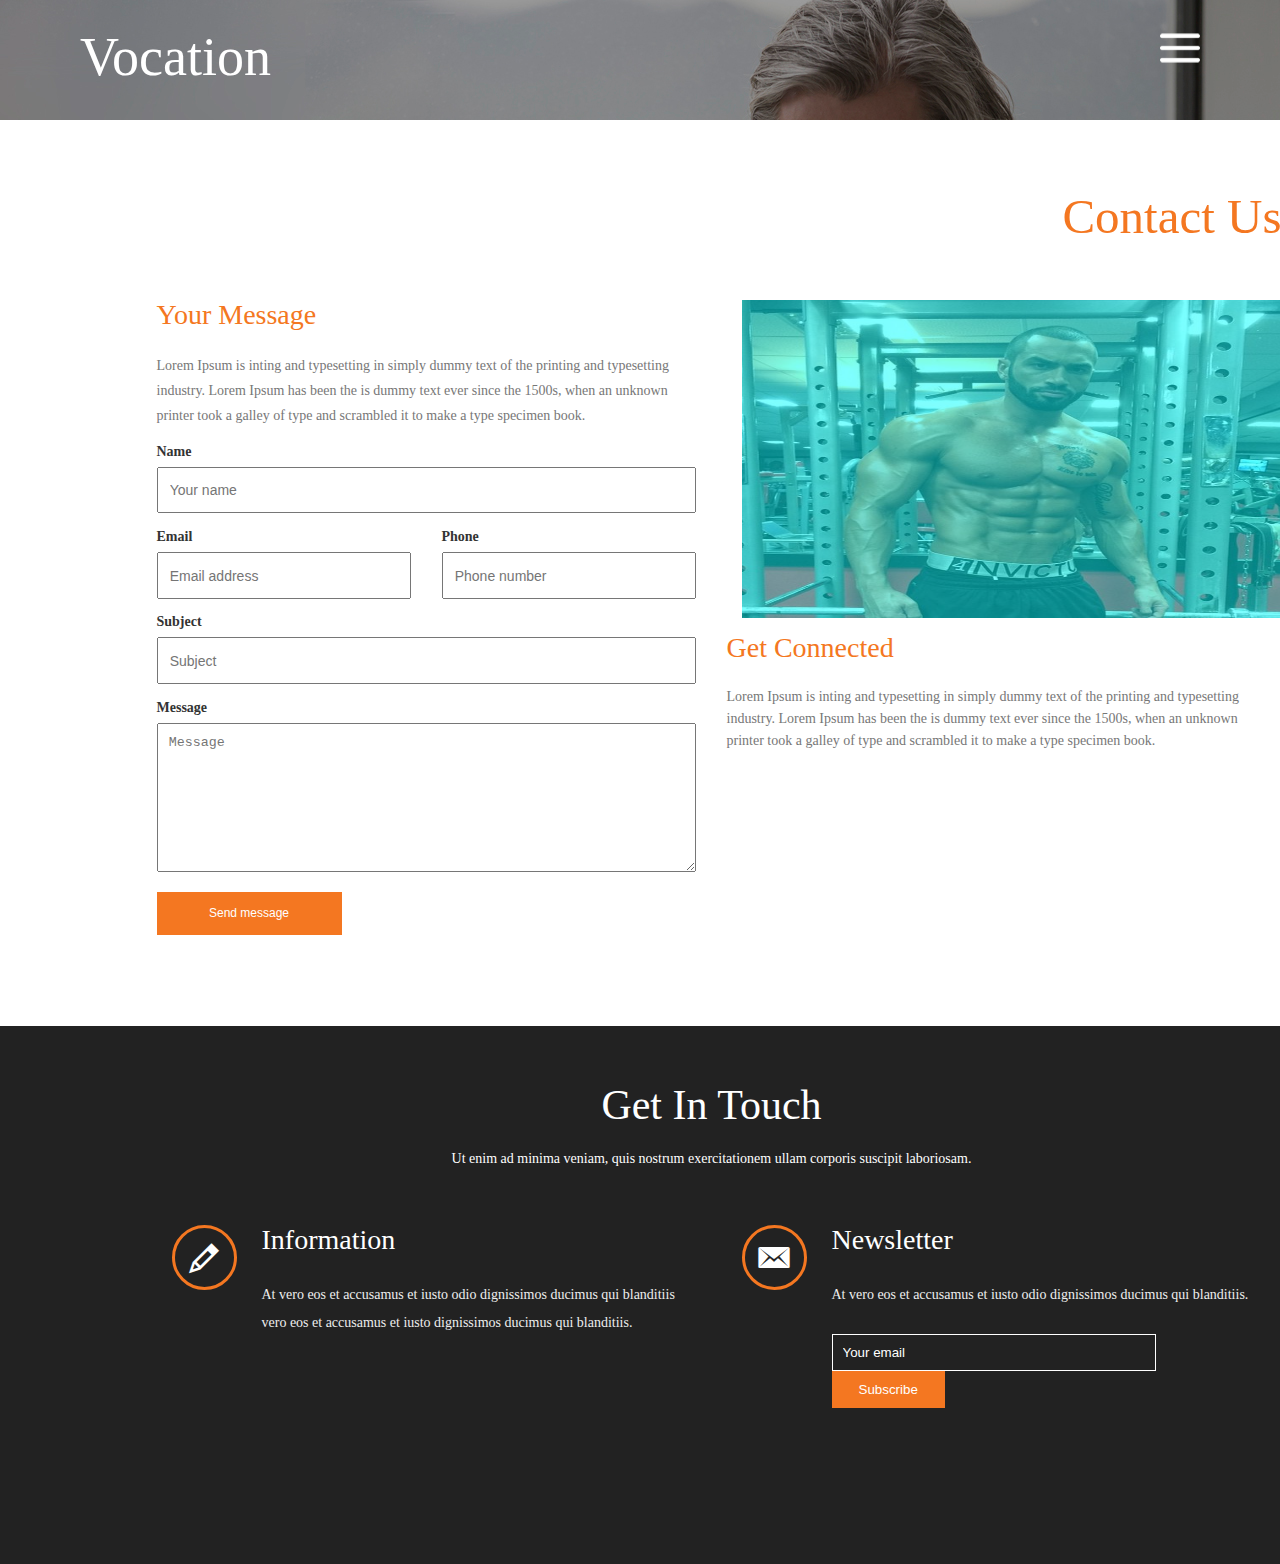
<file: contact.html>
<!doctype html>
<html>
	<header>
		<meta charset="UTF-8">
		<title>第六页</title>
		<link rel="stylesheet" type="text/css" href="css/contact.css">
		<link rel="stylesheet" type="text/css" href="./icons/iconfont.css">
		<script src="js/jquery-1.11.3.js"></script>
		<script src="js/contact.js"></script>	
	</header>
	<body>
		<div id="container">
			<div id="header">
				<div id="headerTop">
					<div class="headerTopLeft">
						<h1><a href="#">Vocation</a></h1>
					</div>
					<div class="headerNav">
						<span><img src="images/menu.png"></span>
						<ul class="select">
							<li class="active"><a href="index.html">Home</a></li>
							<li><a href="about.html">About</a></li>
							<li><a href="services.html">Services</a></li>
							<li><a href="projects.html">Projects</a></li>
							<li><a href="codes.html">Codes</a></li>
							<li><a href="contact.html">Contact</a></li>
						</ul>	
					</div>
				</div>
			</div>
			<div id="main">
				<div class="mainContent">
					<div class="mainWrap">
						<h2>Contact Us</h2>
						<div class="mainWrapcontent">
							<div class="mainWrapLeft">
								<h4>Your Message</h4>
								<p>Lorem Ipsum is inting and typesetting in simply dummy text of the printing and typesetting industry. Lorem Ipsum has been the is dummy text ever since the 1500s, when an unknown printer took a galley of type and scrambled it to make a type specimen book.</p>
								<form class="mainWrappost">
									<label>Name</label>
									<input type="text" name="Name" placeholder="Your name" required></input>
									<div class="mainEmail">
										<div class="mainEmailLeft">
											<label>Email</label>
											<input type="text" name="Email" placeholder="Email address" required></input>
										</div>
										<div class="mainEmailRight">
											<label>Phone</label>
											<input type="text" name="Phone" placeholder="Phone number" required></input>
										</div>
									</div>	
									<label>Subject</label>
									<input type="text" name="Subject" placeholder="Subject" required></input>
									<div class="mainMessage">
										<label>Message</label>
										<textarea name="Message" placeholder="Message" required></textarea>
									</div>
									<input type="submit" value="Send message" class="posterBtn"></input>
								</form>
							</div>
							<div class="mainWrapRight">
								<div class="mainWrapRightTop"> 
									<div class="main2wrapLeft">
										<img src="images/ouxianga.jpg" style="width:95%;height:100%;position:absolute;">
										<img src="images/ya.jpg" style="width:100%;height:100%;opacity:0;">
										<div class="video">
										
											<div class="element1"></div>
											<div class="element2"></div>
											<div class="element3"></div>
											<div class="element4"></div>
											<div class="element5"></div>
											<div class="element6"></div>
											<div class="element7"></div>
											<div class="element8"></div>
											<div class="element9"></div>
											<div class="element10"></div>
											<span>点赞扎神</span>
										
										</div>
									</div>
								</div>
								<div class="mainWrapRightBottom">
									<h4>Get Connected</h4>
									<p>Lorem Ipsum is inting and typesetting in simply dummy text of the printing and typesetting industry. Lorem Ipsum has been the is dummy text ever since the 1500s, when an unknown printer took a galley of type and scrambled it to make a type specimen book.</p>
								</div>
							</div>
						</div>
					</div>
				</div>
			</div>
			<div id="footer">
				<div class="footerContainer">
					<h3>Get In Touch</h3>
					<p>Ut enim ad minima veniam, quis nostrum exercitationem ullam corporis suscipit laboriosam.</p>
					<div class="footerWrap">
						<div class="footerWrapLeft">
							<div class="footerWrapLeft1">
								<div class="kuai">
									<i class="iconfont icon-pencil" style="font-size:30px;color:#FFF;line-height:58px;"></i>
								</div>
							</div>
							<div class="footerWrapLeft2">
								<h4>Information</h4>
								<p>At vero eos et accusamus et iusto odio dignissimos ducimus
									qui blanditiis vero eos et accusamus et iusto dignissimos ducimus
									qui blanditiis.</p>
							</div>
						</div>
						<div class="footerWrapRight">
							<div class="footerWrapRight1">
								<div class="kuai">
									<i class="iconfont icon-xinfeng" style="font-size:36px;color:#FFF;line-height:54px;"></i>
								</div>
							</div>
							<div class="footerWrapRight2">
								<h4>Newsletter</h4>
								<p>At vero eos et accusamus et iusto odio dignissimos ducimus
									qui blanditiis.</p>
								<form class="post">
									<input type="text" value="Your email" name="Your email" onfocus="this.value = '';" onblur="if (this.value == '') {this.value = 'Your email';}" required=""></input>
									<input type="submit" value="Subscribe">
								</form>	
							</div>
						</div>
					</div>
				</div>
			</div>
		</div>
	</body>	
</html>
</file>
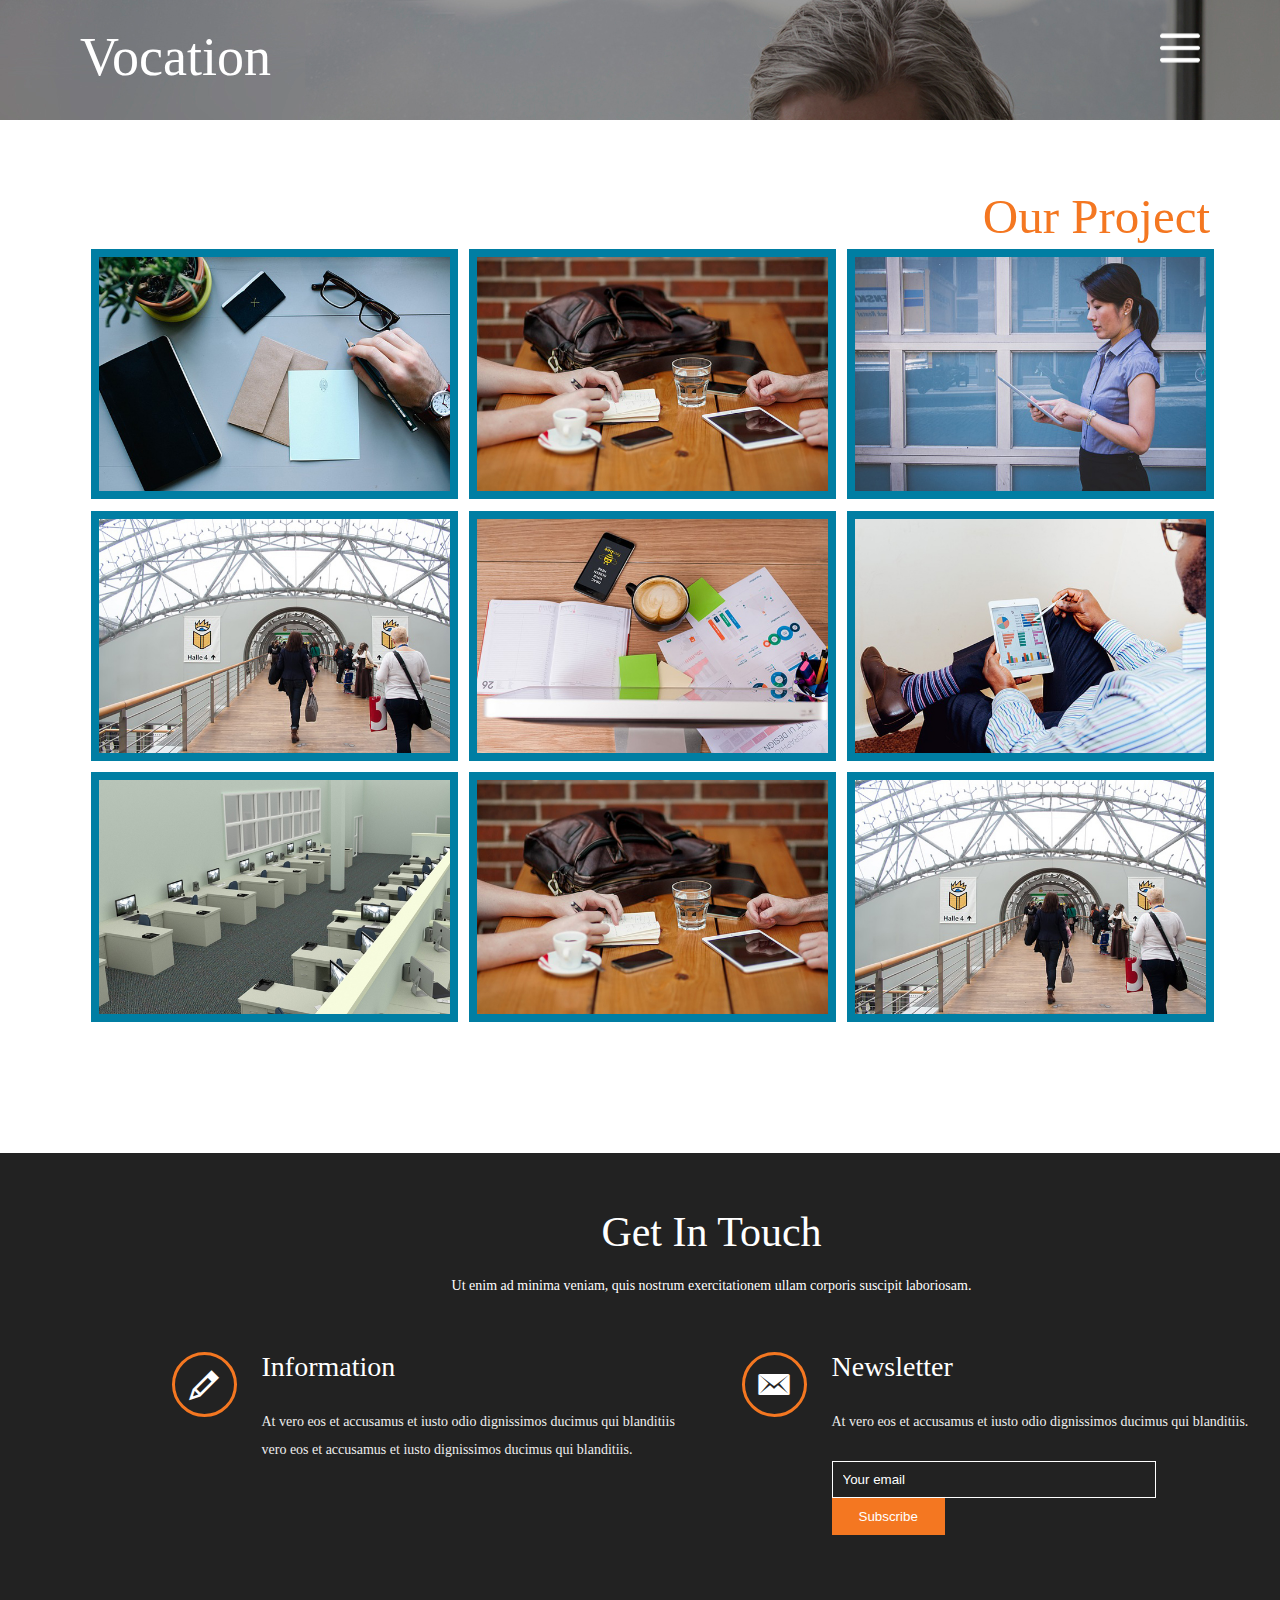
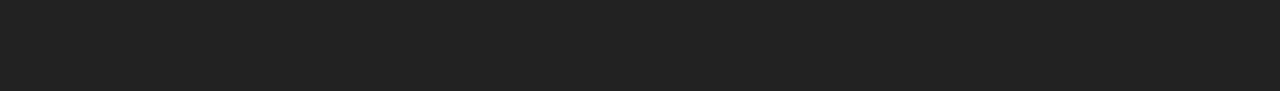
<file: projects.html>
<!doctype html>
<html lang="en">
	<header>
		<meta charset="UTF-8">
		<title>第四页</title>
		<link rel="stylesheet" type="text/css" href="css/projects.css">
		<link rel="stylesheet" type="text/css" href="./icons/iconfont.css">
		<script src="js/jquery-1.11.3.js"></script>
		<script src="js/projects.js"></script>	
		<script src="js/1.js"></script>
		<script src="js/2.js"></script>
	</header>
	<body>
		<div id="container">
			<div id="header">
				<div id="headerTop">
					<div class="headerTopLeft">
						<h1><a href="#">Vocation</a></h1>
					</div>
					<div class="headerNav">
						<span><img src="images/menu.png"></span>
						<ul class="select">
							<li class="active"><a href="index.html">Home</a></li>
							<li><a href="about.html">About</a></li>
							<li><a href="services.html">Services</a></li>
							<li><a href="projects.html">Projects</a></li>
							<li><a href="codes.html">Codes</a></li>
							<li><a href="contact.html">Contact</a></li>
						</ul>	
					</div>
				</div>
			</div>
			<div id="main">
				<div class="mainContent">
					<div class="mainWrap">
						<h2>Our Project</h2>
						<div class="mainWrap">
							<section>
								<ul id="mainBoxUl"> 
									<li>
										<a href="#">									
										<img src="images/a1.jpg">
										<div class="mainBoxUlHiden">
											<h5>view</h5>
											<span>non suscipit leo fringilla non suscipit leo fringilla molestie</span>
										</div>
										</a>
									</li>
									<li><a href="#">									
										<img src="images/a2.jpg">
										<div class="mainBoxUlHiden">
											<h5>view</h5>
											<span>non suscipit leo fringilla non suscipit leo fringilla molestie</span>
										</div>
										</a>
									</li>
									<li><a href="#">									
										<img src="images/a3.jpg">
										<div class="mainBoxUlHiden">
											<h5>view</h5>
											<span>non suscipit leo fringilla non suscipit leo fringilla molestie</span>
										</div>
										</a>
									</li>
									<li><a href="#">									
										<img src="images/a4.jpg">
										<div class="mainBoxUlHiden">
											<h5>view</h5>
											<span>non suscipit leo fringilla non suscipit leo fringilla molestie</span>
										</div>
										</a>
									</li>
									<li><a href="#">									
										<img src="images/a5.jpg">
										<div class="mainBoxUlHiden">
											<h5>view</h5>
											<span>non suscipit leo fringilla non suscipit leo fringilla molestie</span>
										</div>
										</a>
									</li>
									<li><a href="#">									
										<img src="images/a6.jpg">
										<div class="mainBoxUlHiden">
											<h5>view</h5>
											<span>non suscipit leo fringilla non suscipit leo fringilla molestie</span>
										</div>
										</a>
									</li>
									<li><a href="#">									
										<img src="images/a7.jpg">
										<div class="mainBoxUlHiden">
											<h5>view</h5>
											<span>non suscipit leo fringilla non suscipit leo fringilla molestie</span>
										</div>
										</a>
									</li>
									<li><a href="#">									
										<img src="images/a2.jpg">
										<div class="mainBoxUlHiden">
											<h5>view</h5>
											<span>non suscipit leo fringilla non suscipit leo fringilla molestie</span>
										</div>
										</a>
									</li>
									<li><a href="#">									
										<img src="images/a4.jpg">
										<div class="mainBoxUlHiden">
											<h5>view</h5>
											<span>non suscipit leo fringilla non suscipit leo fringilla molestie</span>
										</div>
										</a>
									</li>
								</ul>
							</section>
						</div>
					</div>
				</div>
			</div>
			<div id="footer">
				<div class="footerContainer">
					<h3>Get In Touch</h3>
					<p>Ut enim ad minima veniam, quis nostrum exercitationem ullam corporis suscipit laboriosam.</p>
					<div class="footerWrap">
						<div class="footerWrapLeft">
							<div class="footerWrapLeft1">
								<div class="kuai">
									<i class="iconfont icon-pencil" style="font-size:30px;color:#FFF;line-height:58px;"></i>
								</div>
							</div>
							<div class="footerWrapLeft2">
								<h4>Information</h4>
								<p>At vero eos et accusamus et iusto odio dignissimos ducimus
									qui blanditiis vero eos et accusamus et iusto dignissimos ducimus
									qui blanditiis.</p>
							</div>
						</div>
						<div class="footerWrapRight">
							<div class="footerWrapRight1">
								<div class="kuai">
									<i class="iconfont icon-xinfeng" style="font-size:36px;color:#FFF;line-height:54px;"></i>
								</div>
							</div>
							<div class="footerWrapRight2">
								<h4>Newsletter</h4>
								<p>At vero eos et accusamus et iusto odio dignissimos ducimus
									qui blanditiis.</p>
								<form class="post">
									<input type="text" value="Your email" name="Your email" onfocus="this.value = '';" onblur="if (this.value == '') {this.value = 'Your email';}" required=""></input>
									<input type="submit" value="Subscribe">
								</form>	
							</div>
						</div>
					</div>
				</div>
			</div>
			
			
			<div id="pop" style="background-color:rgb(255, 255, 255);width:100%;height:100%;background:#46829E;position:fixed;top:0px;left:0px;opacity:0.9;display:none;"></div>
				<div id="popContent" style="display:none;position:fixed;top:50%;left:50%;height:400px;width:600px;margin:-200px 0 0 -300px;">
					<div id="popClose" style="display:block;"></div>
					<div id="popContainer" style="height:400px;width:600px;">
						<img id="popBigImage" src="images/a1.jpg">
						<img id="popBigImage" src="images/a2.jpg">
						<img id="popBigImage" src="images/a3.jpg">
						<img id="popBigImage" src="images/a4.jpg">
						<img id="popBigImage" src="images/a5.jpg">
						<img id="popBigImage" src="images/a6.jpg">
						<img id="popBigImage" src="images/a7.jpg">
						<img id="popBigImage" src="images/a2.jpg">
						<img id="popBigImage" src="images/a4.jpg">
					</div>
					<div id="Bescription">
						<div id="popAlt"></div>
					</div>
					<div id="popLeftBtn"></div>
					<div id="popRightBtn"></div>
				</div>
			
			



			
		</div>
	</body>	
</html>
</file>
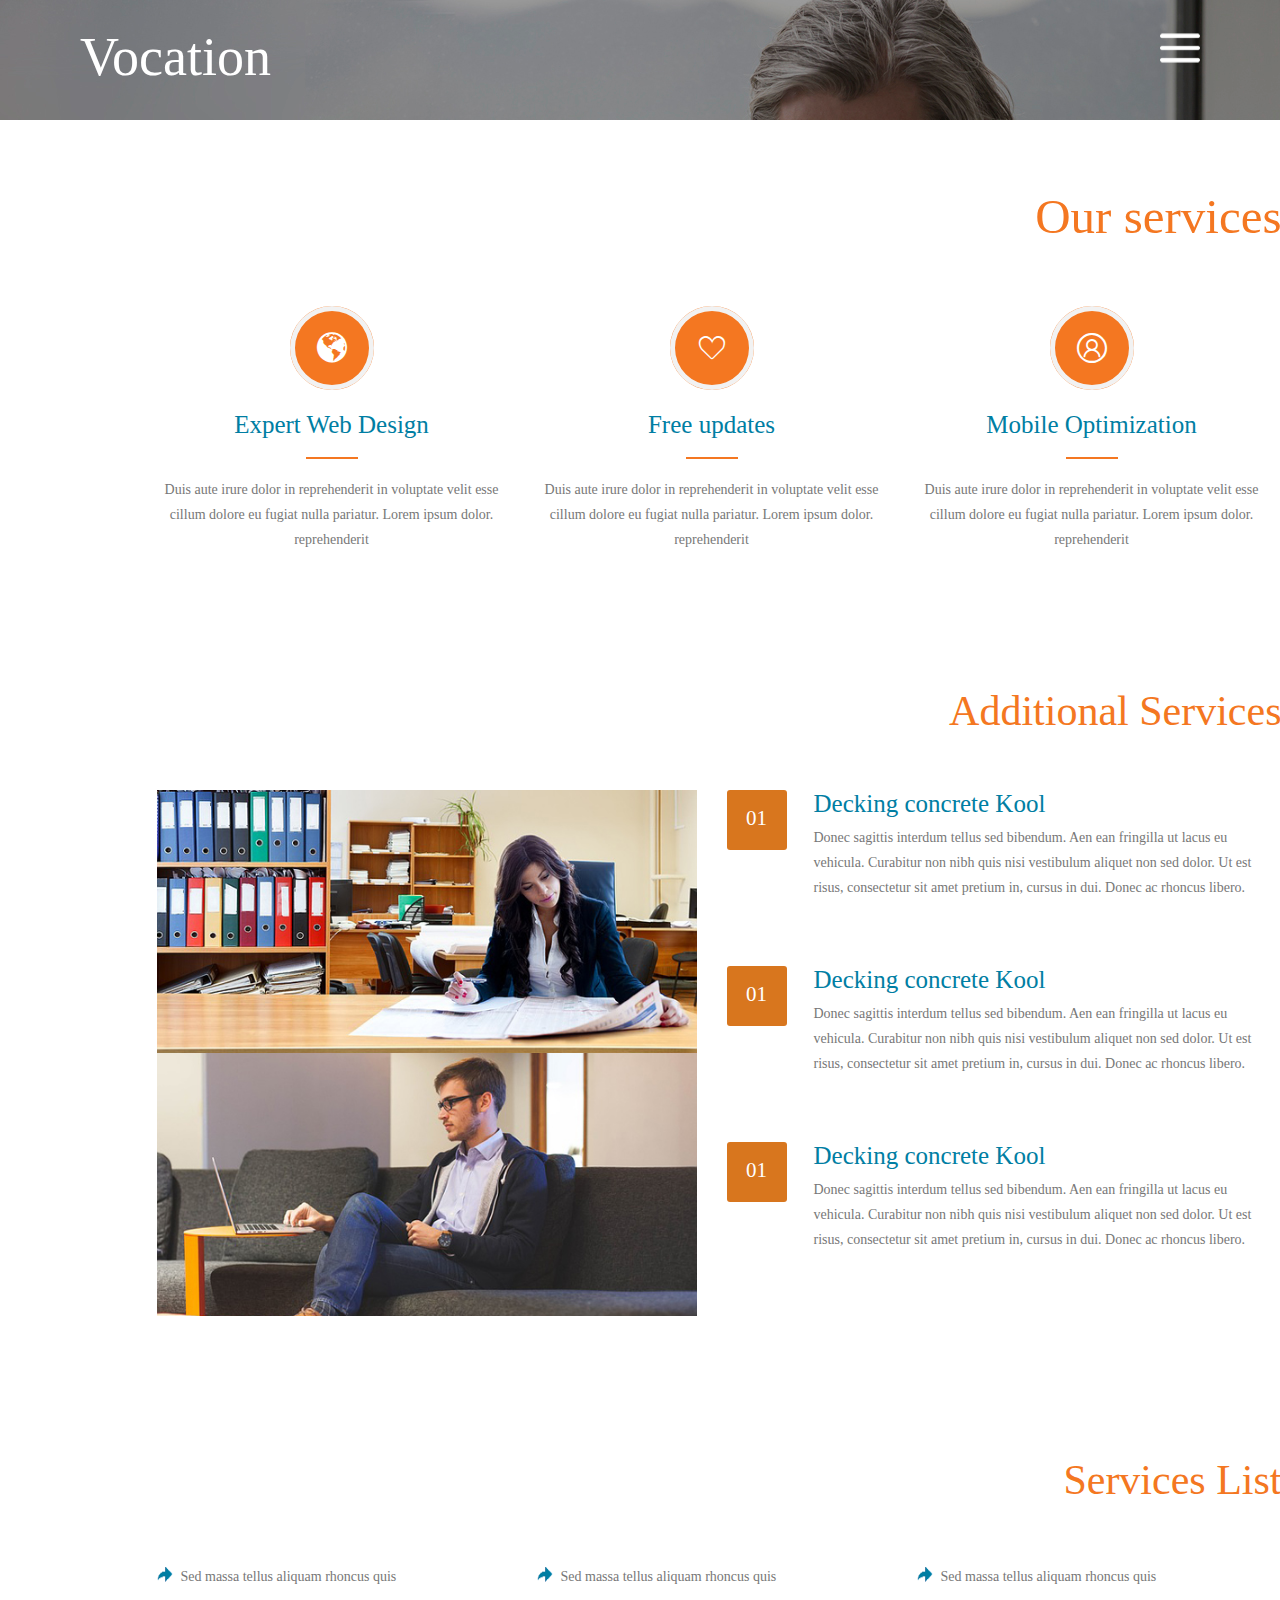
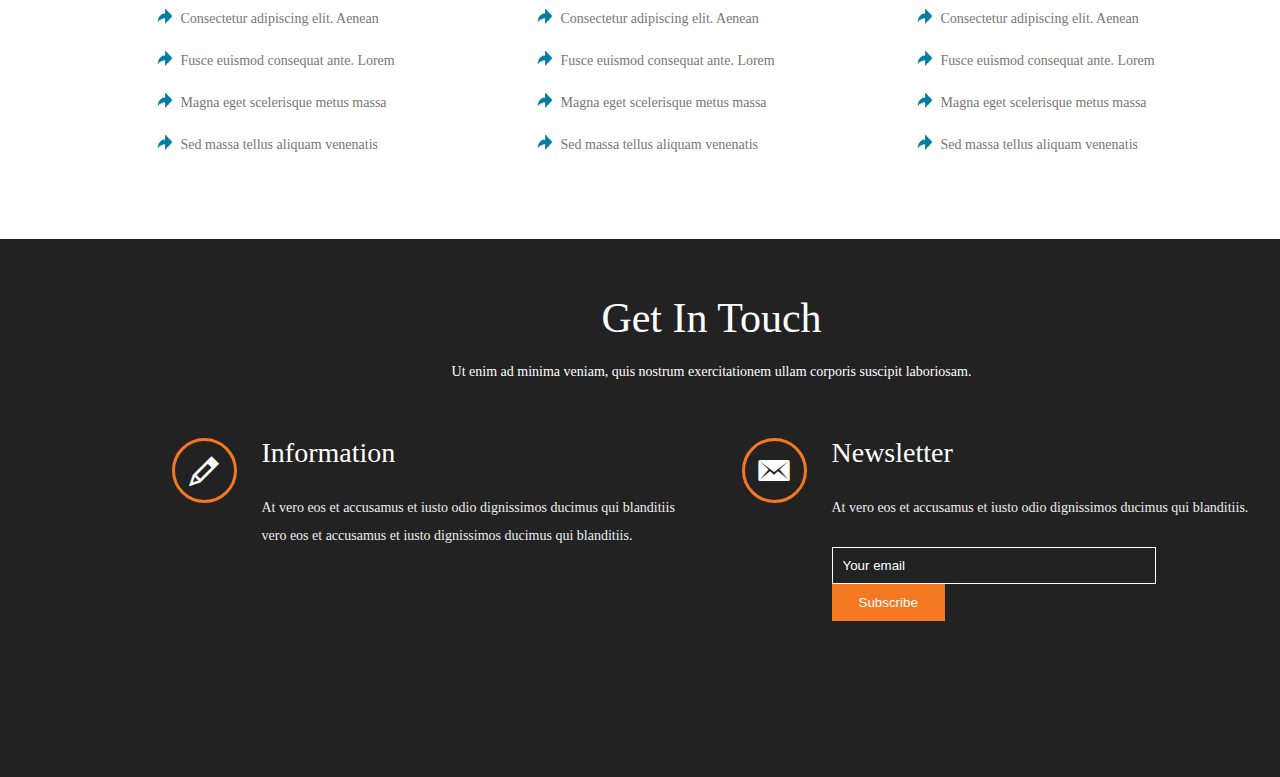
<file: services.html>
<!doctype html>
<html>
	<header>
		<meta charset="UTF-8">
		<title>第三页</title>
		<link rel="stylesheet" type="text/css" href="css/services.css">
		<link rel="stylesheet" type="text/css" href="./icons/iconfont.css">
		<script src="js/jquery-1.11.3.js"></script>
		<script src="js/services.js"></script>	
	</header>
	<body>
		<div id="container">
			<div id="header">
				<div id="headerTop">
					<div class="headerTopLeft">
						<h1><a href="#">Vocation</a></h1>
					</div>
					<div class="headerNav">
						<span><img src="images/menu.png"></span>
						<ul class="select">
							<li class="active"><a href="index.html">Home</a></li>
							<li><a href="about.html">About</a></li>
							<li><a href="services.html">Services</a></li>
							<li><a href="projects.html">Projects</a></li>
							<li><a href="codes.html">Codes</a></li>
							<li><a href="contact.html">Contact</a></li>
						</ul>	
					</div>
				</div>
			</div>
			<div id="main">
				<div class="main1">
					<div class="mainContent2Wrap">
						<h3>Our services</h3>
						<div class="mainContent2Wrapcontent">
							<div class="mainContent2Box">
								<div class="mainContent2BoxTop">
									<div class="yuan">
										<i class="iconfont icon-diqiu" style="font-size:30px;color:#FFF;line-height:80px;"></i>
									</div>
								</div>
								<h4>Expert Web Design</h4>
								<span></span>
								<p>Duis aute irure dolor in reprehenderit in voluptate velit esse cillum dolore eu fugiat nulla pariatur. Lorem ipsum dolor. reprehenderit</p>
							</div>
							<div class="mainContent2Box">
								<div class="mainContent2BoxTop">
									<div class="yuan">
										<i class="iconfont icon-hert" style="font-size:30px;color:#FFF;line-height:80px;"></i>
									</div>
								</div>
								<h4>Free updates</h4>
								<span></span>
								<p>Duis aute irure dolor in reprehenderit in voluptate velit esse cillum dolore eu fugiat nulla pariatur. Lorem ipsum dolor. reprehenderit</p>
							</div>
							<div class="mainContent2Box">
								<div class="mainContent2BoxTop">
									<div class="yuan">
										<i class="iconfont icon-login" style="font-size:30px;color:#FFF;line-height:86px;"></i>
									</div>
								</div>
								<h4>Mobile Optimization</h4>
								<span></span>
								<p>Duis aute irure dolor in reprehenderit in voluptate velit esse cillum dolore eu fugiat nulla pariatur. Lorem ipsum dolor. reprehenderit</p>
							</div>
						</div>
					</div>
				</div>
				<div class="main2">
					<div class="main2Content">
						<h3>Additional Services</h3>
						<div class="main2Wrap">
							<div class="main2WrapLeft">
								<img src="images/g1.jpg">	
								<img src="images/g2.jpg">	
							</div>
							<div class="main2WrapRight">
								<div class="main2WrapBox">
									<div class="main2WrapBoxLeft">
										<p>01</p>
									</div>
									<div class="main2WrapBoxRight">
										<h4>Decking concrete Kool</h4>
										<p>Donec sagittis interdum tellus sed bibendum. Aen ean fringilla ut lacus eu vehicula. Curabitur non nibh quis nisi vestibulum aliquet non sed dolor. Ut est risus, consectetur sit amet pretium in, cursus in dui. Donec ac rhoncus libero.</p>
									</div>
								</div>
								<div class="main2WrapBox">
									<div class="main2WrapBoxLeft">
										<p>01</p>
									</div>
									<div class="main2WrapBoxRight">
										<h4>Decking concrete Kool</h4>
										<p>Donec sagittis interdum tellus sed bibendum. Aen ean fringilla ut lacus eu vehicula. Curabitur non nibh quis nisi vestibulum aliquet non sed dolor. Ut est risus, consectetur sit amet pretium in, cursus in dui. Donec ac rhoncus libero.</p>
									</div>
								</div>
								<div class="main2WrapBox">
									<div class="main2WrapBoxLeft">
										<p>01</p>
									</div>
									<div class="main2WrapBoxRight">
										<h4>Decking concrete Kool</h4>
										<p>Donec sagittis interdum tellus sed bibendum. Aen ean fringilla ut lacus eu vehicula. Curabitur non nibh quis nisi vestibulum aliquet non sed dolor. Ut est risus, consectetur sit amet pretium in, cursus in dui. Donec ac rhoncus libero.</p>
									</div>
								</div>
							</div>
						</div>
					</div>
				</div>
				<div class="main3">
					<div class="main3Content">
						<h3>Services List</h3>
						<div class="main3Wrap">
							<div class="main3Box">
								<ul class="main2wrapRightBottom">
									<li><img src="images/jiantou.png">Sed massa tellus aliquam rhoncus quis</li> 
									<li><img src="images/jiantou.png">Consectetur adipiscing elit. Aenean</li> 
									<li><img src="images/jiantou.png">Fusce euismod consequat ante. Lorem</li> 
									<li><img src="images/jiantou.png">Magna eget scelerisque metus massa</li> 
									<li><img src="images/jiantou.png">Sed massa tellus aliquam venenatis</li>
								</ul>
							</div>
							<div class="main3Box">
								<ul class="main2wrapRightBottom">
									<li><img src="images/jiantou.png">Sed massa tellus aliquam rhoncus quis</li> 
									<li><img src="images/jiantou.png">Consectetur adipiscing elit. Aenean</li> 
									<li><img src="images/jiantou.png">Fusce euismod consequat ante. Lorem</li> 
									<li><img src="images/jiantou.png">Magna eget scelerisque metus massa</li> 
									<li><img src="images/jiantou.png">Sed massa tellus aliquam venenatis</li>
								</ul>
							</div>
							<div class="main3Box">
								<ul class="main2wrapRightBottom">
									<li><img src="images/jiantou.png">Sed massa tellus aliquam rhoncus quis</li> 
									<li><img src="images/jiantou.png">Consectetur adipiscing elit. Aenean</li> 
									<li><img src="images/jiantou.png">Fusce euismod consequat ante. Lorem</li> 
									<li><img src="images/jiantou.png">Magna eget scelerisque metus massa</li> 
									<li><img src="images/jiantou.png">Sed massa tellus aliquam venenatis</li>
								</ul>
							</div>
							
						</div>
					</div>
				</div>
			</div>
			<div id="footer">
				<div class="footerContainer">
					<h3>Get In Touch</h3>
					<p>Ut enim ad minima veniam, quis nostrum exercitationem ullam corporis suscipit laboriosam.</p>
					<div class="footerWrap">
						<div class="footerWrapLeft">
							<div class="footerWrapLeft1">
								<div class="kuai">
									<i class="iconfont icon-pencil" style="font-size:30px;color:#FFF;line-height:58px;"></i>
								</div>
							</div>
							<div class="footerWrapLeft2">
								<h4>Information</h4>
								<p>At vero eos et accusamus et iusto odio dignissimos ducimus
									qui blanditiis vero eos et accusamus et iusto dignissimos ducimus
									qui blanditiis.</p>
							</div>
						</div>
						<div class="footerWrapRight">
							<div class="footerWrapRight1">
								<div class="kuai">
									<i class="iconfont icon-xinfeng" style="font-size:36px;color:#FFF;line-height:54px;"></i>
								</div>
							</div>
							<div class="footerWrapRight2">
								<h4>Newsletter</h4>
								<p>At vero eos et accusamus et iusto odio dignissimos ducimus
									qui blanditiis.</p>
								<form class="post">
									<input type="text" value="Your email" name="Your email" onfocus="this.value = '';" onblur="if (this.value == '') {this.value = 'Your email';}" required=""></input>
									<input type="submit" value="Subscribe">
								</form>	
							</div>
						</div>
					</div>
				</div>
			</div>
		</div>
	</body>	
</html>
</file>
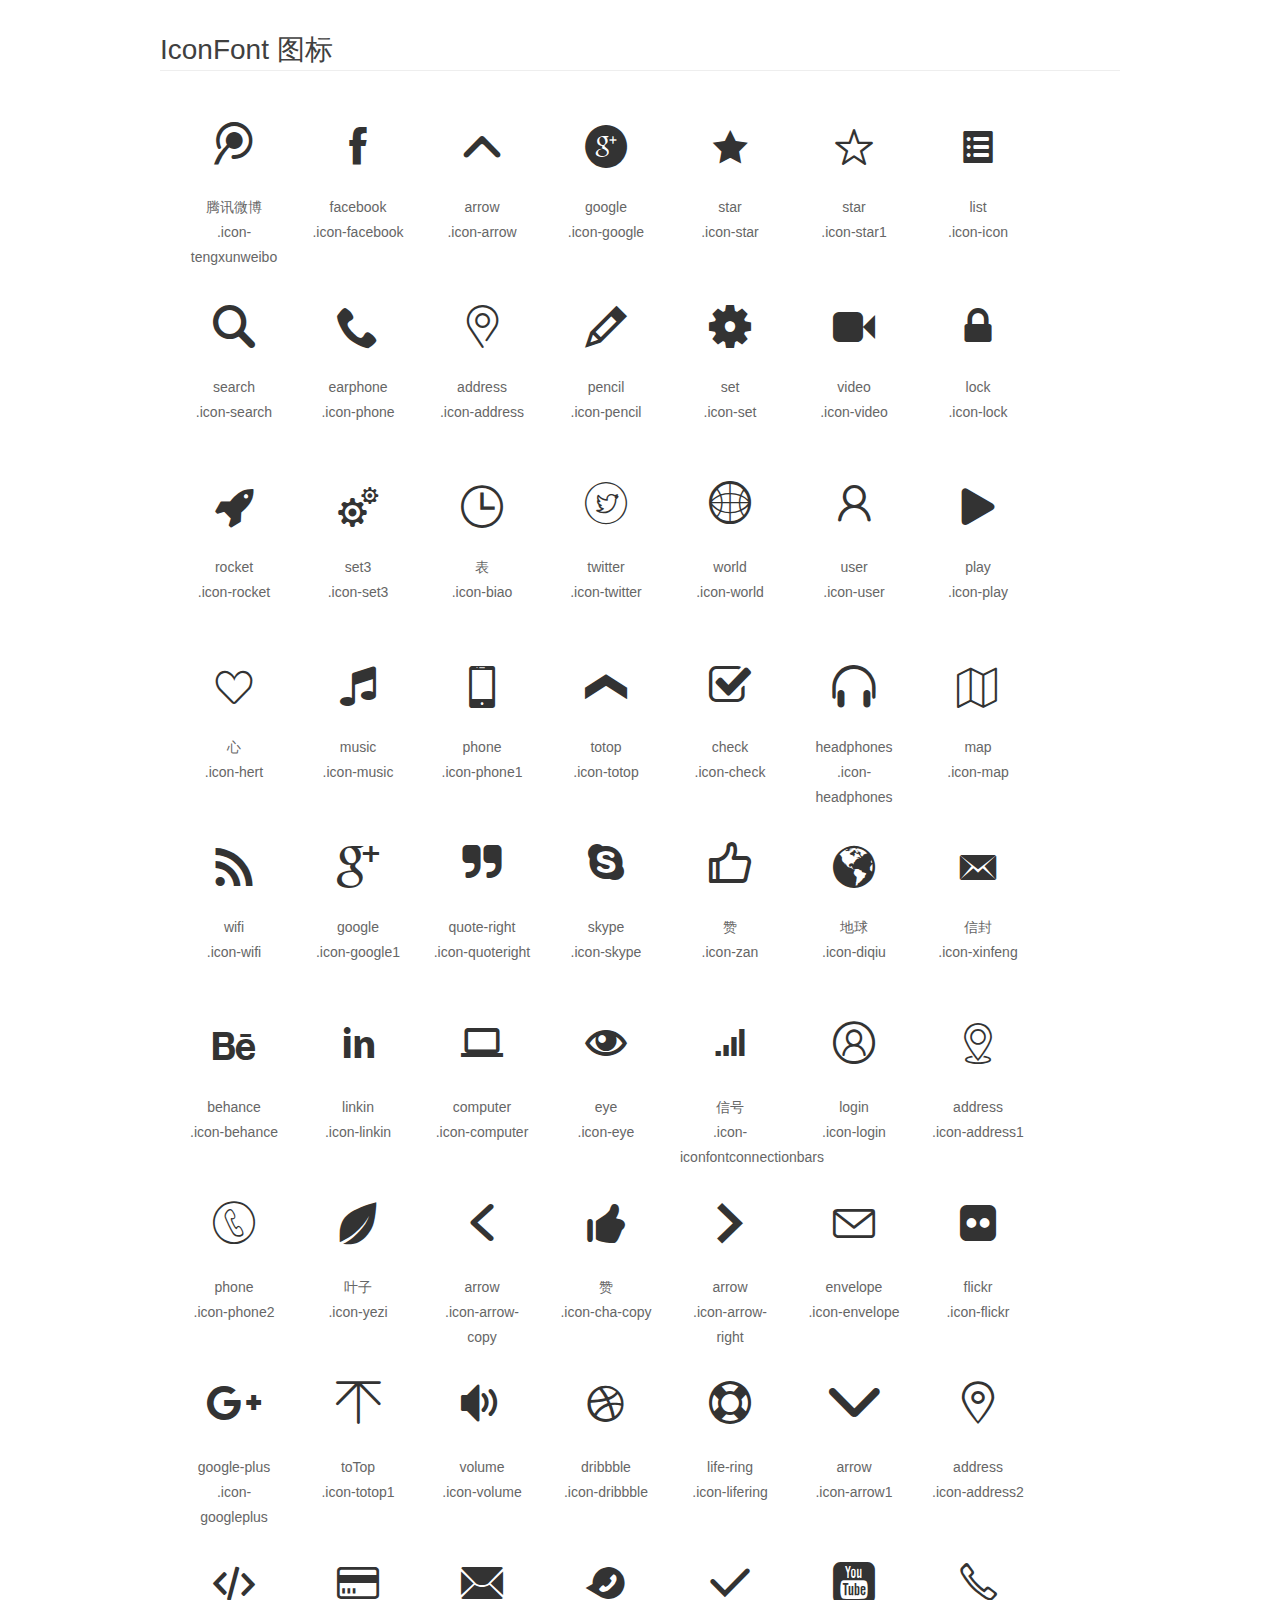
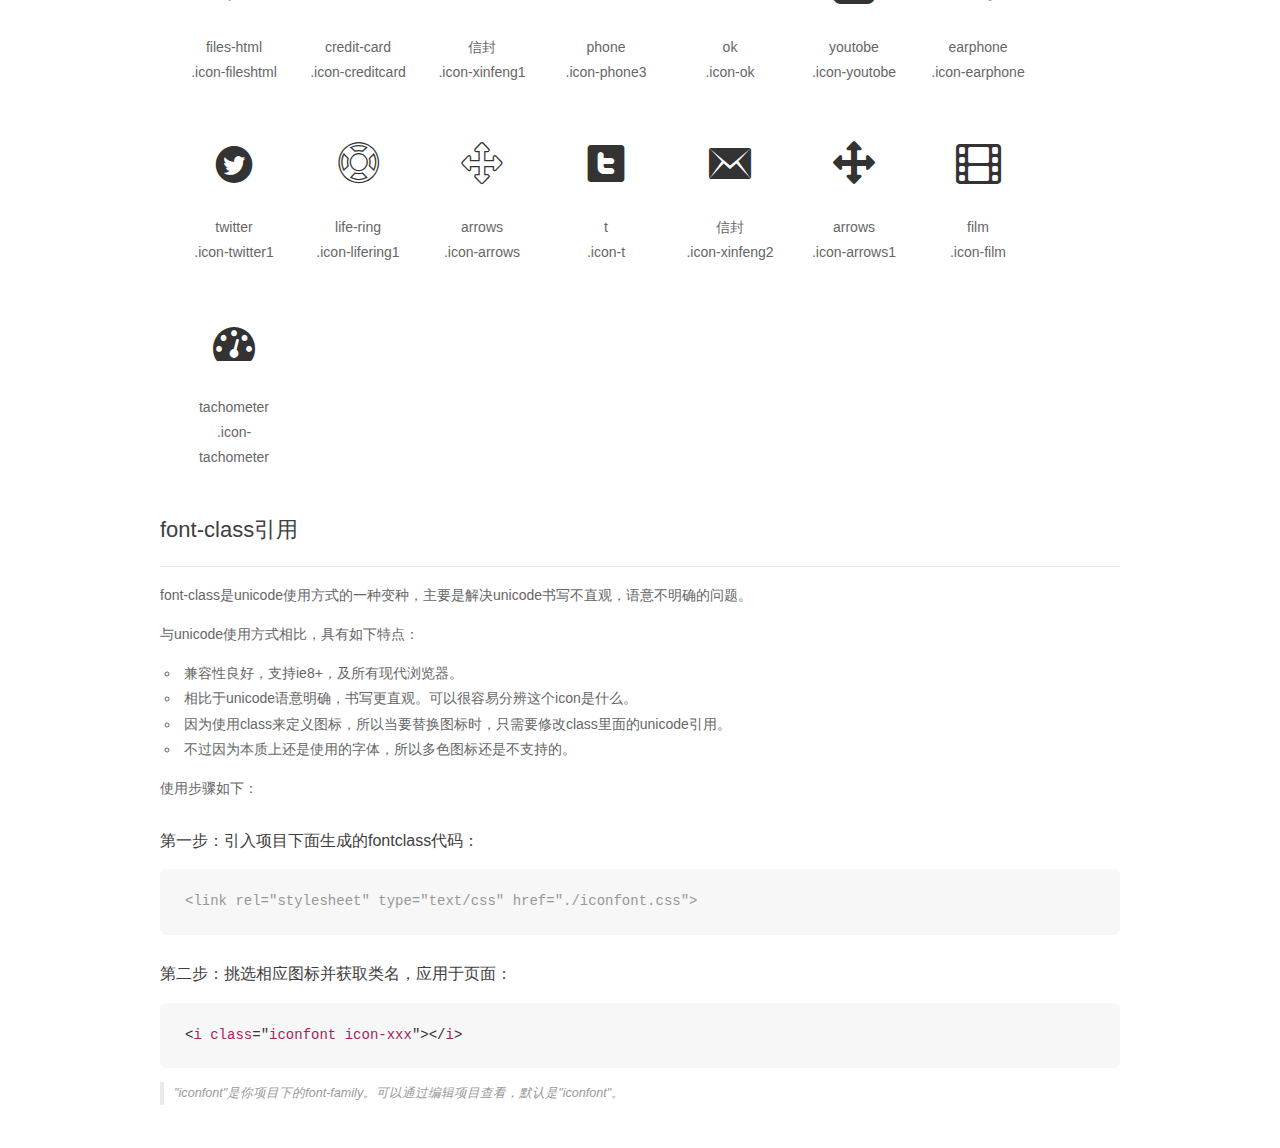
<file: icons/demo_fontclass.html>
<!DOCTYPE html>
<html>
<head>
    <meta charset="utf-8"/>
    <title>IconFont</title>
    <link rel="stylesheet" href="demo.css">
    <link rel="stylesheet" href="iconfont.css">
</head>
<body>
    <div class="main markdown">
        <h1>IconFont 图标</h1>
        <ul class="icon_lists clear">
            
                <li>
                <i class="icon iconfont icon-tengxunweibo"></i>
                    <div class="name">腾讯微博</div>
                    <div class="fontclass">.icon-tengxunweibo</div>
                </li>
            
                <li>
                <i class="icon iconfont icon-facebook"></i>
                    <div class="name">facebook</div>
                    <div class="fontclass">.icon-facebook</div>
                </li>
            
                <li>
                <i class="icon iconfont icon-arrow"></i>
                    <div class="name">arrow</div>
                    <div class="fontclass">.icon-arrow</div>
                </li>
            
                <li>
                <i class="icon iconfont icon-google"></i>
                    <div class="name">google </div>
                    <div class="fontclass">.icon-google</div>
                </li>
            
                <li>
                <i class="icon iconfont icon-star"></i>
                    <div class="name">star</div>
                    <div class="fontclass">.icon-star</div>
                </li>
            
                <li>
                <i class="icon iconfont icon-star1"></i>
                    <div class="name">star</div>
                    <div class="fontclass">.icon-star1</div>
                </li>
            
                <li>
                <i class="icon iconfont icon-icon"></i>
                    <div class="name">list</div>
                    <div class="fontclass">.icon-icon</div>
                </li>
            
                <li>
                <i class="icon iconfont icon-search"></i>
                    <div class="name">search</div>
                    <div class="fontclass">.icon-search</div>
                </li>
            
                <li>
                <i class="icon iconfont icon-phone"></i>
                    <div class="name">earphone</div>
                    <div class="fontclass">.icon-phone</div>
                </li>
            
                <li>
                <i class="icon iconfont icon-address"></i>
                    <div class="name">address</div>
                    <div class="fontclass">.icon-address</div>
                </li>
            
                <li>
                <i class="icon iconfont icon-pencil"></i>
                    <div class="name">pencil</div>
                    <div class="fontclass">.icon-pencil</div>
                </li>
            
                <li>
                <i class="icon iconfont icon-set"></i>
                    <div class="name">set</div>
                    <div class="fontclass">.icon-set</div>
                </li>
            
                <li>
                <i class="icon iconfont icon-video"></i>
                    <div class="name">video</div>
                    <div class="fontclass">.icon-video</div>
                </li>
            
                <li>
                <i class="icon iconfont icon-lock"></i>
                    <div class="name">lock</div>
                    <div class="fontclass">.icon-lock</div>
                </li>
            
                <li>
                <i class="icon iconfont icon-rocket"></i>
                    <div class="name">rocket</div>
                    <div class="fontclass">.icon-rocket</div>
                </li>
            
                <li>
                <i class="icon iconfont icon-set3"></i>
                    <div class="name">set3</div>
                    <div class="fontclass">.icon-set3</div>
                </li>
            
                <li>
                <i class="icon iconfont icon-biao"></i>
                    <div class="name">表</div>
                    <div class="fontclass">.icon-biao</div>
                </li>
            
                <li>
                <i class="icon iconfont icon-twitter"></i>
                    <div class="name">twitter</div>
                    <div class="fontclass">.icon-twitter</div>
                </li>
            
                <li>
                <i class="icon iconfont icon-world"></i>
                    <div class="name">world</div>
                    <div class="fontclass">.icon-world</div>
                </li>
            
                <li>
                <i class="icon iconfont icon-user"></i>
                    <div class="name">user</div>
                    <div class="fontclass">.icon-user</div>
                </li>
            
                <li>
                <i class="icon iconfont icon-play"></i>
                    <div class="name">play</div>
                    <div class="fontclass">.icon-play</div>
                </li>
            
                <li>
                <i class="icon iconfont icon-hert"></i>
                    <div class="name">心</div>
                    <div class="fontclass">.icon-hert</div>
                </li>
            
                <li>
                <i class="icon iconfont icon-music"></i>
                    <div class="name">music</div>
                    <div class="fontclass">.icon-music</div>
                </li>
            
                <li>
                <i class="icon iconfont icon-phone1"></i>
                    <div class="name">phone</div>
                    <div class="fontclass">.icon-phone1</div>
                </li>
            
                <li>
                <i class="icon iconfont icon-totop"></i>
                    <div class="name">totop</div>
                    <div class="fontclass">.icon-totop</div>
                </li>
            
                <li>
                <i class="icon iconfont icon-check"></i>
                    <div class="name">check</div>
                    <div class="fontclass">.icon-check</div>
                </li>
            
                <li>
                <i class="icon iconfont icon-headphones"></i>
                    <div class="name">headphones</div>
                    <div class="fontclass">.icon-headphones</div>
                </li>
            
                <li>
                <i class="icon iconfont icon-map"></i>
                    <div class="name">map</div>
                    <div class="fontclass">.icon-map</div>
                </li>
            
                <li>
                <i class="icon iconfont icon-wifi"></i>
                    <div class="name">wifi</div>
                    <div class="fontclass">.icon-wifi</div>
                </li>
            
                <li>
                <i class="icon iconfont icon-google1"></i>
                    <div class="name">google</div>
                    <div class="fontclass">.icon-google1</div>
                </li>
            
                <li>
                <i class="icon iconfont icon-quoteright"></i>
                    <div class="name">quote-right</div>
                    <div class="fontclass">.icon-quoteright</div>
                </li>
            
                <li>
                <i class="icon iconfont icon-skype"></i>
                    <div class="name">skype</div>
                    <div class="fontclass">.icon-skype</div>
                </li>
            
                <li>
                <i class="icon iconfont icon-zan"></i>
                    <div class="name">赞</div>
                    <div class="fontclass">.icon-zan</div>
                </li>
            
                <li>
                <i class="icon iconfont icon-diqiu"></i>
                    <div class="name">地球</div>
                    <div class="fontclass">.icon-diqiu</div>
                </li>
            
                <li>
                <i class="icon iconfont icon-xinfeng"></i>
                    <div class="name">信封</div>
                    <div class="fontclass">.icon-xinfeng</div>
                </li>
            
                <li>
                <i class="icon iconfont icon-behance"></i>
                    <div class="name">behance</div>
                    <div class="fontclass">.icon-behance</div>
                </li>
            
                <li>
                <i class="icon iconfont icon-linkin"></i>
                    <div class="name">linkin</div>
                    <div class="fontclass">.icon-linkin</div>
                </li>
            
                <li>
                <i class="icon iconfont icon-computer"></i>
                    <div class="name">computer</div>
                    <div class="fontclass">.icon-computer</div>
                </li>
            
                <li>
                <i class="icon iconfont icon-eye"></i>
                    <div class="name">eye</div>
                    <div class="fontclass">.icon-eye</div>
                </li>
            
                <li>
                <i class="icon iconfont icon-iconfontconnectionbars"></i>
                    <div class="name">信号</div>
                    <div class="fontclass">.icon-iconfontconnectionbars</div>
                </li>
            
                <li>
                <i class="icon iconfont icon-login"></i>
                    <div class="name">login</div>
                    <div class="fontclass">.icon-login</div>
                </li>
            
                <li>
                <i class="icon iconfont icon-address1"></i>
                    <div class="name">address</div>
                    <div class="fontclass">.icon-address1</div>
                </li>
            
                <li>
                <i class="icon iconfont icon-phone2"></i>
                    <div class="name">phone</div>
                    <div class="fontclass">.icon-phone2</div>
                </li>
            
                <li>
                <i class="icon iconfont icon-yezi"></i>
                    <div class="name">叶子</div>
                    <div class="fontclass">.icon-yezi</div>
                </li>
            
                <li>
                <i class="icon iconfont icon-arrow-copy"></i>
                    <div class="name">arrow</div>
                    <div class="fontclass">.icon-arrow-copy</div>
                </li>
            
                <li>
                <i class="icon iconfont icon-cha-copy"></i>
                    <div class="name">赞</div>
                    <div class="fontclass">.icon-cha-copy</div>
                </li>
            
                <li>
                <i class="icon iconfont icon-arrow-right"></i>
                    <div class="name">arrow</div>
                    <div class="fontclass">.icon-arrow-right</div>
                </li>
            
                <li>
                <i class="icon iconfont icon-envelope"></i>
                    <div class="name">envelope</div>
                    <div class="fontclass">.icon-envelope</div>
                </li>
            
                <li>
                <i class="icon iconfont icon-flickr"></i>
                    <div class="name">flickr</div>
                    <div class="fontclass">.icon-flickr</div>
                </li>
            
                <li>
                <i class="icon iconfont icon-googleplus"></i>
                    <div class="name">google-plus</div>
                    <div class="fontclass">.icon-googleplus</div>
                </li>
            
                <li>
                <i class="icon iconfont icon-totop1"></i>
                    <div class="name">toTop</div>
                    <div class="fontclass">.icon-totop1</div>
                </li>
            
                <li>
                <i class="icon iconfont icon-volume"></i>
                    <div class="name">volume</div>
                    <div class="fontclass">.icon-volume</div>
                </li>
            
                <li>
                <i class="icon iconfont icon-dribbble"></i>
                    <div class="name">dribbble</div>
                    <div class="fontclass">.icon-dribbble</div>
                </li>
            
                <li>
                <i class="icon iconfont icon-lifering"></i>
                    <div class="name">life-ring</div>
                    <div class="fontclass">.icon-lifering</div>
                </li>
            
                <li>
                <i class="icon iconfont icon-arrow1"></i>
                    <div class="name">arrow</div>
                    <div class="fontclass">.icon-arrow1</div>
                </li>
            
                <li>
                <i class="icon iconfont icon-address2"></i>
                    <div class="name">address</div>
                    <div class="fontclass">.icon-address2</div>
                </li>
            
                <li>
                <i class="icon iconfont icon-fileshtml"></i>
                    <div class="name">files-html</div>
                    <div class="fontclass">.icon-fileshtml</div>
                </li>
            
                <li>
                <i class="icon iconfont icon-creditcard"></i>
                    <div class="name">credit-card</div>
                    <div class="fontclass">.icon-creditcard</div>
                </li>
            
                <li>
                <i class="icon iconfont icon-xinfeng1"></i>
                    <div class="name">信封</div>
                    <div class="fontclass">.icon-xinfeng1</div>
                </li>
            
                <li>
                <i class="icon iconfont icon-phone3"></i>
                    <div class="name">phone</div>
                    <div class="fontclass">.icon-phone3</div>
                </li>
            
                <li>
                <i class="icon iconfont icon-ok"></i>
                    <div class="name">ok</div>
                    <div class="fontclass">.icon-ok</div>
                </li>
            
                <li>
                <i class="icon iconfont icon-youtobe"></i>
                    <div class="name">youtobe</div>
                    <div class="fontclass">.icon-youtobe</div>
                </li>
            
                <li>
                <i class="icon iconfont icon-earphone"></i>
                    <div class="name">earphone</div>
                    <div class="fontclass">.icon-earphone</div>
                </li>
            
                <li>
                <i class="icon iconfont icon-twitter1"></i>
                    <div class="name">twitter</div>
                    <div class="fontclass">.icon-twitter1</div>
                </li>
            
                <li>
                <i class="icon iconfont icon-lifering1"></i>
                    <div class="name">life-ring</div>
                    <div class="fontclass">.icon-lifering1</div>
                </li>
            
                <li>
                <i class="icon iconfont icon-arrows"></i>
                    <div class="name">arrows</div>
                    <div class="fontclass">.icon-arrows</div>
                </li>
            
                <li>
                <i class="icon iconfont icon-t"></i>
                    <div class="name">t</div>
                    <div class="fontclass">.icon-t</div>
                </li>
            
                <li>
                <i class="icon iconfont icon-xinfeng2"></i>
                    <div class="name">信封</div>
                    <div class="fontclass">.icon-xinfeng2</div>
                </li>
            
                <li>
                <i class="icon iconfont icon-arrows1"></i>
                    <div class="name">arrows</div>
                    <div class="fontclass">.icon-arrows1</div>
                </li>
            
                <li>
                <i class="icon iconfont icon-film"></i>
                    <div class="name">film</div>
                    <div class="fontclass">.icon-film</div>
                </li>
            
                <li>
                <i class="icon iconfont icon-tachometer"></i>
                    <div class="name">tachometer</div>
                    <div class="fontclass">.icon-tachometer</div>
                </li>
            
        </ul>

        <h2 id="font-class-">font-class引用</h2>
        <hr>

        <p>font-class是unicode使用方式的一种变种，主要是解决unicode书写不直观，语意不明确的问题。</p>
        <p>与unicode使用方式相比，具有如下特点：</p>
        <ul>
        <li>兼容性良好，支持ie8+，及所有现代浏览器。</li>
        <li>相比于unicode语意明确，书写更直观。可以很容易分辨这个icon是什么。</li>
        <li>因为使用class来定义图标，所以当要替换图标时，只需要修改class里面的unicode引用。</li>
        <li>不过因为本质上还是使用的字体，所以多色图标还是不支持的。</li>
        </ul>
        <p>使用步骤如下：</p>
        <h3 id="-fontclass-">第一步：引入项目下面生成的fontclass代码：</h3>


        <pre><code class="lang-js hljs javascript"><span class="hljs-comment">&lt;link rel="stylesheet" type="text/css" href="./iconfont.css"&gt;</span></code></pre>
        <h3 id="-">第二步：挑选相应图标并获取类名，应用于页面：</h3>
        <pre><code class="lang-css hljs">&lt;<span class="hljs-selector-tag">i</span> <span class="hljs-selector-tag">class</span>="<span class="hljs-selector-tag">iconfont</span> <span class="hljs-selector-tag">icon-xxx</span>"&gt;&lt;/<span class="hljs-selector-tag">i</span>&gt;</code></pre>
        <blockquote>
        <p>"iconfont"是你项目下的font-family。可以通过编辑项目查看，默认是"iconfont"。</p>
        </blockquote>
    </div>
</body>
</html>
</file>
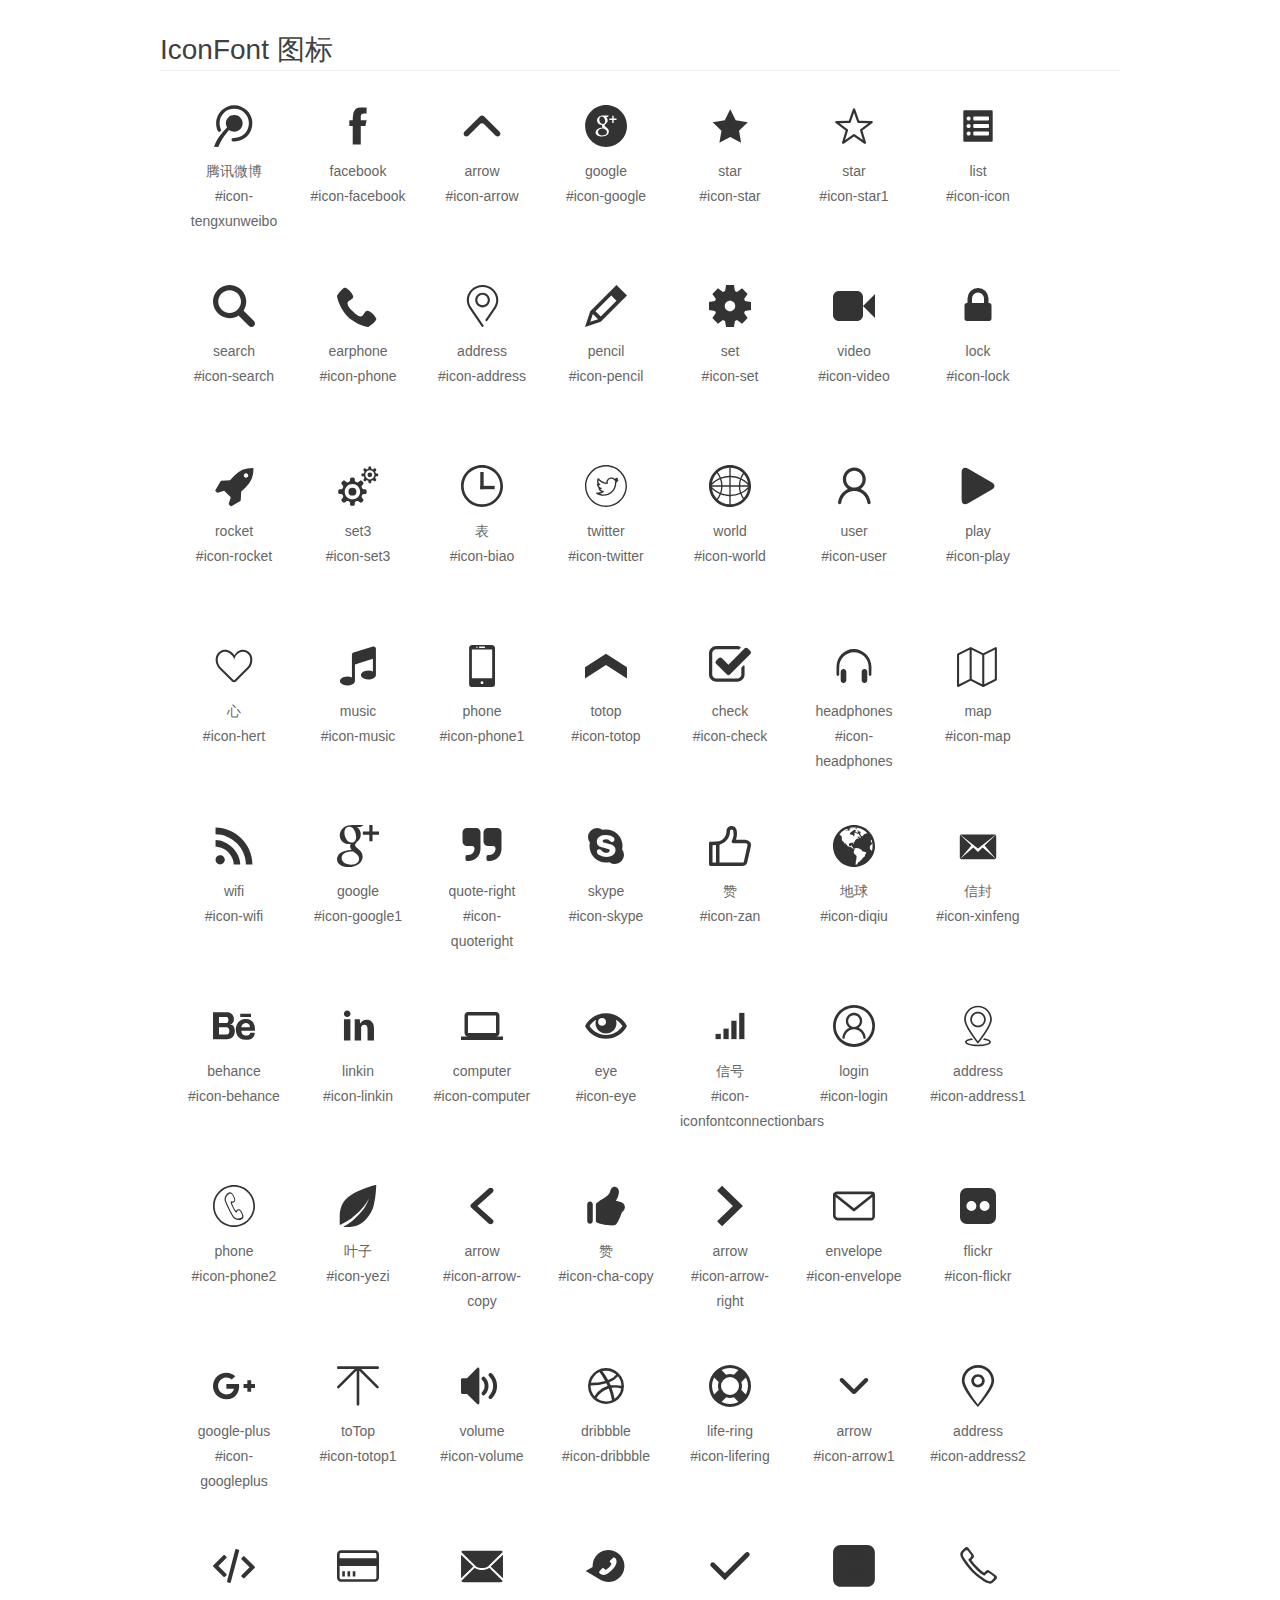
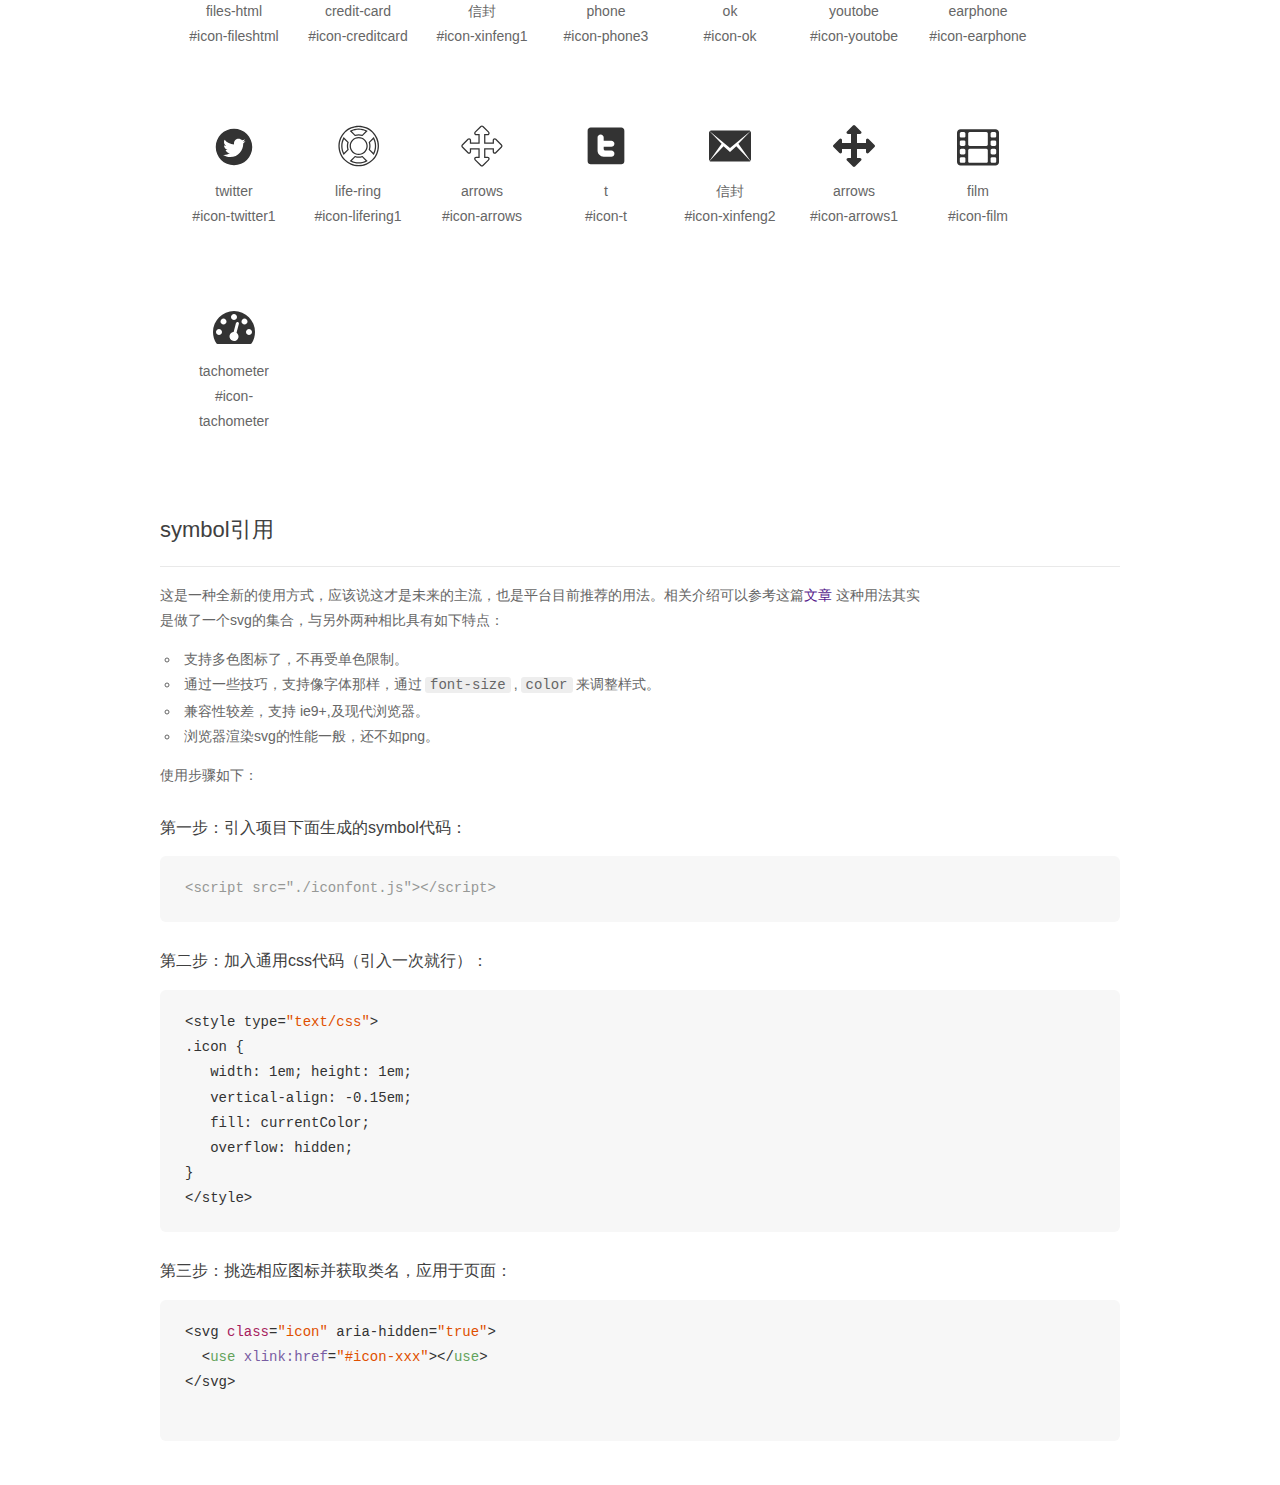
<file: icons/demo_symbol.html>
<!DOCTYPE html>
<html>
<head>
    <meta charset="utf-8"/>
    <title>IconFont</title>
    <link rel="stylesheet" href="demo.css">
    <script src="iconfont.js"></script>

    <style type="text/css">
        .icon {
          /* 通过设置 font-size 来改变图标大小 */
          width: 1em; height: 1em;
          /* 图标和文字相邻时，垂直对齐 */
          vertical-align: -0.15em;
          /* 通过设置 color 来改变 SVG 的颜色/fill */
          fill: currentColor;
          /* path 和 stroke 溢出 viewBox 部分在 IE 下会显示
             normalize.css 中也包含这行 */
          overflow: hidden;
        }

    </style>
</head>
<body>
    <div class="main markdown">
        <h1>IconFont 图标</h1>
        <ul class="icon_lists clear">
            
                <li>
                    <svg class="icon" aria-hidden="true">
                        <use xlink:href="#icon-tengxunweibo"></use>
                    </svg>
                    <div class="name">腾讯微博</div>
                    <div class="fontclass">#icon-tengxunweibo</div>
                </li>
            
                <li>
                    <svg class="icon" aria-hidden="true">
                        <use xlink:href="#icon-facebook"></use>
                    </svg>
                    <div class="name">facebook</div>
                    <div class="fontclass">#icon-facebook</div>
                </li>
            
                <li>
                    <svg class="icon" aria-hidden="true">
                        <use xlink:href="#icon-arrow"></use>
                    </svg>
                    <div class="name">arrow</div>
                    <div class="fontclass">#icon-arrow</div>
                </li>
            
                <li>
                    <svg class="icon" aria-hidden="true">
                        <use xlink:href="#icon-google"></use>
                    </svg>
                    <div class="name">google </div>
                    <div class="fontclass">#icon-google</div>
                </li>
            
                <li>
                    <svg class="icon" aria-hidden="true">
                        <use xlink:href="#icon-star"></use>
                    </svg>
                    <div class="name">star</div>
                    <div class="fontclass">#icon-star</div>
                </li>
            
                <li>
                    <svg class="icon" aria-hidden="true">
                        <use xlink:href="#icon-star1"></use>
                    </svg>
                    <div class="name">star</div>
                    <div class="fontclass">#icon-star1</div>
                </li>
            
                <li>
                    <svg class="icon" aria-hidden="true">
                        <use xlink:href="#icon-icon"></use>
                    </svg>
                    <div class="name">list</div>
                    <div class="fontclass">#icon-icon</div>
                </li>
            
                <li>
                    <svg class="icon" aria-hidden="true">
                        <use xlink:href="#icon-search"></use>
                    </svg>
                    <div class="name">search</div>
                    <div class="fontclass">#icon-search</div>
                </li>
            
                <li>
                    <svg class="icon" aria-hidden="true">
                        <use xlink:href="#icon-phone"></use>
                    </svg>
                    <div class="name">earphone</div>
                    <div class="fontclass">#icon-phone</div>
                </li>
            
                <li>
                    <svg class="icon" aria-hidden="true">
                        <use xlink:href="#icon-address"></use>
                    </svg>
                    <div class="name">address</div>
                    <div class="fontclass">#icon-address</div>
                </li>
            
                <li>
                    <svg class="icon" aria-hidden="true">
                        <use xlink:href="#icon-pencil"></use>
                    </svg>
                    <div class="name">pencil</div>
                    <div class="fontclass">#icon-pencil</div>
                </li>
            
                <li>
                    <svg class="icon" aria-hidden="true">
                        <use xlink:href="#icon-set"></use>
                    </svg>
                    <div class="name">set</div>
                    <div class="fontclass">#icon-set</div>
                </li>
            
                <li>
                    <svg class="icon" aria-hidden="true">
                        <use xlink:href="#icon-video"></use>
                    </svg>
                    <div class="name">video</div>
                    <div class="fontclass">#icon-video</div>
                </li>
            
                <li>
                    <svg class="icon" aria-hidden="true">
                        <use xlink:href="#icon-lock"></use>
                    </svg>
                    <div class="name">lock</div>
                    <div class="fontclass">#icon-lock</div>
                </li>
            
                <li>
                    <svg class="icon" aria-hidden="true">
                        <use xlink:href="#icon-rocket"></use>
                    </svg>
                    <div class="name">rocket</div>
                    <div class="fontclass">#icon-rocket</div>
                </li>
            
                <li>
                    <svg class="icon" aria-hidden="true">
                        <use xlink:href="#icon-set3"></use>
                    </svg>
                    <div class="name">set3</div>
                    <div class="fontclass">#icon-set3</div>
                </li>
            
                <li>
                    <svg class="icon" aria-hidden="true">
                        <use xlink:href="#icon-biao"></use>
                    </svg>
                    <div class="name">表</div>
                    <div class="fontclass">#icon-biao</div>
                </li>
            
                <li>
                    <svg class="icon" aria-hidden="true">
                        <use xlink:href="#icon-twitter"></use>
                    </svg>
                    <div class="name">twitter</div>
                    <div class="fontclass">#icon-twitter</div>
                </li>
            
                <li>
                    <svg class="icon" aria-hidden="true">
                        <use xlink:href="#icon-world"></use>
                    </svg>
                    <div class="name">world</div>
                    <div class="fontclass">#icon-world</div>
                </li>
            
                <li>
                    <svg class="icon" aria-hidden="true">
                        <use xlink:href="#icon-user"></use>
                    </svg>
                    <div class="name">user</div>
                    <div class="fontclass">#icon-user</div>
                </li>
            
                <li>
                    <svg class="icon" aria-hidden="true">
                        <use xlink:href="#icon-play"></use>
                    </svg>
                    <div class="name">play</div>
                    <div class="fontclass">#icon-play</div>
                </li>
            
                <li>
                    <svg class="icon" aria-hidden="true">
                        <use xlink:href="#icon-hert"></use>
                    </svg>
                    <div class="name">心</div>
                    <div class="fontclass">#icon-hert</div>
                </li>
            
                <li>
                    <svg class="icon" aria-hidden="true">
                        <use xlink:href="#icon-music"></use>
                    </svg>
                    <div class="name">music</div>
                    <div class="fontclass">#icon-music</div>
                </li>
            
                <li>
                    <svg class="icon" aria-hidden="true">
                        <use xlink:href="#icon-phone1"></use>
                    </svg>
                    <div class="name">phone</div>
                    <div class="fontclass">#icon-phone1</div>
                </li>
            
                <li>
                    <svg class="icon" aria-hidden="true">
                        <use xlink:href="#icon-totop"></use>
                    </svg>
                    <div class="name">totop</div>
                    <div class="fontclass">#icon-totop</div>
                </li>
            
                <li>
                    <svg class="icon" aria-hidden="true">
                        <use xlink:href="#icon-check"></use>
                    </svg>
                    <div class="name">check</div>
                    <div class="fontclass">#icon-check</div>
                </li>
            
                <li>
                    <svg class="icon" aria-hidden="true">
                        <use xlink:href="#icon-headphones"></use>
                    </svg>
                    <div class="name">headphones</div>
                    <div class="fontclass">#icon-headphones</div>
                </li>
            
                <li>
                    <svg class="icon" aria-hidden="true">
                        <use xlink:href="#icon-map"></use>
                    </svg>
                    <div class="name">map</div>
                    <div class="fontclass">#icon-map</div>
                </li>
            
                <li>
                    <svg class="icon" aria-hidden="true">
                        <use xlink:href="#icon-wifi"></use>
                    </svg>
                    <div class="name">wifi</div>
                    <div class="fontclass">#icon-wifi</div>
                </li>
            
                <li>
                    <svg class="icon" aria-hidden="true">
                        <use xlink:href="#icon-google1"></use>
                    </svg>
                    <div class="name">google</div>
                    <div class="fontclass">#icon-google1</div>
                </li>
            
                <li>
                    <svg class="icon" aria-hidden="true">
                        <use xlink:href="#icon-quoteright"></use>
                    </svg>
                    <div class="name">quote-right</div>
                    <div class="fontclass">#icon-quoteright</div>
                </li>
            
                <li>
                    <svg class="icon" aria-hidden="true">
                        <use xlink:href="#icon-skype"></use>
                    </svg>
                    <div class="name">skype</div>
                    <div class="fontclass">#icon-skype</div>
                </li>
            
                <li>
                    <svg class="icon" aria-hidden="true">
                        <use xlink:href="#icon-zan"></use>
                    </svg>
                    <div class="name">赞</div>
                    <div class="fontclass">#icon-zan</div>
                </li>
            
                <li>
                    <svg class="icon" aria-hidden="true">
                        <use xlink:href="#icon-diqiu"></use>
                    </svg>
                    <div class="name">地球</div>
                    <div class="fontclass">#icon-diqiu</div>
                </li>
            
                <li>
                    <svg class="icon" aria-hidden="true">
                        <use xlink:href="#icon-xinfeng"></use>
                    </svg>
                    <div class="name">信封</div>
                    <div class="fontclass">#icon-xinfeng</div>
                </li>
            
                <li>
                    <svg class="icon" aria-hidden="true">
                        <use xlink:href="#icon-behance"></use>
                    </svg>
                    <div class="name">behance</div>
                    <div class="fontclass">#icon-behance</div>
                </li>
            
                <li>
                    <svg class="icon" aria-hidden="true">
                        <use xlink:href="#icon-linkin"></use>
                    </svg>
                    <div class="name">linkin</div>
                    <div class="fontclass">#icon-linkin</div>
                </li>
            
                <li>
                    <svg class="icon" aria-hidden="true">
                        <use xlink:href="#icon-computer"></use>
                    </svg>
                    <div class="name">computer</div>
                    <div class="fontclass">#icon-computer</div>
                </li>
            
                <li>
                    <svg class="icon" aria-hidden="true">
                        <use xlink:href="#icon-eye"></use>
                    </svg>
                    <div class="name">eye</div>
                    <div class="fontclass">#icon-eye</div>
                </li>
            
                <li>
                    <svg class="icon" aria-hidden="true">
                        <use xlink:href="#icon-iconfontconnectionbars"></use>
                    </svg>
                    <div class="name">信号</div>
                    <div class="fontclass">#icon-iconfontconnectionbars</div>
                </li>
            
                <li>
                    <svg class="icon" aria-hidden="true">
                        <use xlink:href="#icon-login"></use>
                    </svg>
                    <div class="name">login</div>
                    <div class="fontclass">#icon-login</div>
                </li>
            
                <li>
                    <svg class="icon" aria-hidden="true">
                        <use xlink:href="#icon-address1"></use>
                    </svg>
                    <div class="name">address</div>
                    <div class="fontclass">#icon-address1</div>
                </li>
            
                <li>
                    <svg class="icon" aria-hidden="true">
                        <use xlink:href="#icon-phone2"></use>
                    </svg>
                    <div class="name">phone</div>
                    <div class="fontclass">#icon-phone2</div>
                </li>
            
                <li>
                    <svg class="icon" aria-hidden="true">
                        <use xlink:href="#icon-yezi"></use>
                    </svg>
                    <div class="name">叶子</div>
                    <div class="fontclass">#icon-yezi</div>
                </li>
            
                <li>
                    <svg class="icon" aria-hidden="true">
                        <use xlink:href="#icon-arrow-copy"></use>
                    </svg>
                    <div class="name">arrow</div>
                    <div class="fontclass">#icon-arrow-copy</div>
                </li>
            
                <li>
                    <svg class="icon" aria-hidden="true">
                        <use xlink:href="#icon-cha-copy"></use>
                    </svg>
                    <div class="name">赞</div>
                    <div class="fontclass">#icon-cha-copy</div>
                </li>
            
                <li>
                    <svg class="icon" aria-hidden="true">
                        <use xlink:href="#icon-arrow-right"></use>
                    </svg>
                    <div class="name">arrow</div>
                    <div class="fontclass">#icon-arrow-right</div>
                </li>
            
                <li>
                    <svg class="icon" aria-hidden="true">
                        <use xlink:href="#icon-envelope"></use>
                    </svg>
                    <div class="name">envelope</div>
                    <div class="fontclass">#icon-envelope</div>
                </li>
            
                <li>
                    <svg class="icon" aria-hidden="true">
                        <use xlink:href="#icon-flickr"></use>
                    </svg>
                    <div class="name">flickr</div>
                    <div class="fontclass">#icon-flickr</div>
                </li>
            
                <li>
                    <svg class="icon" aria-hidden="true">
                        <use xlink:href="#icon-googleplus"></use>
                    </svg>
                    <div class="name">google-plus</div>
                    <div class="fontclass">#icon-googleplus</div>
                </li>
            
                <li>
                    <svg class="icon" aria-hidden="true">
                        <use xlink:href="#icon-totop1"></use>
                    </svg>
                    <div class="name">toTop</div>
                    <div class="fontclass">#icon-totop1</div>
                </li>
            
                <li>
                    <svg class="icon" aria-hidden="true">
                        <use xlink:href="#icon-volume"></use>
                    </svg>
                    <div class="name">volume</div>
                    <div class="fontclass">#icon-volume</div>
                </li>
            
                <li>
                    <svg class="icon" aria-hidden="true">
                        <use xlink:href="#icon-dribbble"></use>
                    </svg>
                    <div class="name">dribbble</div>
                    <div class="fontclass">#icon-dribbble</div>
                </li>
            
                <li>
                    <svg class="icon" aria-hidden="true">
                        <use xlink:href="#icon-lifering"></use>
                    </svg>
                    <div class="name">life-ring</div>
                    <div class="fontclass">#icon-lifering</div>
                </li>
            
                <li>
                    <svg class="icon" aria-hidden="true">
                        <use xlink:href="#icon-arrow1"></use>
                    </svg>
                    <div class="name">arrow</div>
                    <div class="fontclass">#icon-arrow1</div>
                </li>
            
                <li>
                    <svg class="icon" aria-hidden="true">
                        <use xlink:href="#icon-address2"></use>
                    </svg>
                    <div class="name">address</div>
                    <div class="fontclass">#icon-address2</div>
                </li>
            
                <li>
                    <svg class="icon" aria-hidden="true">
                        <use xlink:href="#icon-fileshtml"></use>
                    </svg>
                    <div class="name">files-html</div>
                    <div class="fontclass">#icon-fileshtml</div>
                </li>
            
                <li>
                    <svg class="icon" aria-hidden="true">
                        <use xlink:href="#icon-creditcard"></use>
                    </svg>
                    <div class="name">credit-card</div>
                    <div class="fontclass">#icon-creditcard</div>
                </li>
            
                <li>
                    <svg class="icon" aria-hidden="true">
                        <use xlink:href="#icon-xinfeng1"></use>
                    </svg>
                    <div class="name">信封</div>
                    <div class="fontclass">#icon-xinfeng1</div>
                </li>
            
                <li>
                    <svg class="icon" aria-hidden="true">
                        <use xlink:href="#icon-phone3"></use>
                    </svg>
                    <div class="name">phone</div>
                    <div class="fontclass">#icon-phone3</div>
                </li>
            
                <li>
                    <svg class="icon" aria-hidden="true">
                        <use xlink:href="#icon-ok"></use>
                    </svg>
                    <div class="name">ok</div>
                    <div class="fontclass">#icon-ok</div>
                </li>
            
                <li>
                    <svg class="icon" aria-hidden="true">
                        <use xlink:href="#icon-youtobe"></use>
                    </svg>
                    <div class="name">youtobe</div>
                    <div class="fontclass">#icon-youtobe</div>
                </li>
            
                <li>
                    <svg class="icon" aria-hidden="true">
                        <use xlink:href="#icon-earphone"></use>
                    </svg>
                    <div class="name">earphone</div>
                    <div class="fontclass">#icon-earphone</div>
                </li>
            
                <li>
                    <svg class="icon" aria-hidden="true">
                        <use xlink:href="#icon-twitter1"></use>
                    </svg>
                    <div class="name">twitter</div>
                    <div class="fontclass">#icon-twitter1</div>
                </li>
            
                <li>
                    <svg class="icon" aria-hidden="true">
                        <use xlink:href="#icon-lifering1"></use>
                    </svg>
                    <div class="name">life-ring</div>
                    <div class="fontclass">#icon-lifering1</div>
                </li>
            
                <li>
                    <svg class="icon" aria-hidden="true">
                        <use xlink:href="#icon-arrows"></use>
                    </svg>
                    <div class="name">arrows</div>
                    <div class="fontclass">#icon-arrows</div>
                </li>
            
                <li>
                    <svg class="icon" aria-hidden="true">
                        <use xlink:href="#icon-t"></use>
                    </svg>
                    <div class="name">t</div>
                    <div class="fontclass">#icon-t</div>
                </li>
            
                <li>
                    <svg class="icon" aria-hidden="true">
                        <use xlink:href="#icon-xinfeng2"></use>
                    </svg>
                    <div class="name">信封</div>
                    <div class="fontclass">#icon-xinfeng2</div>
                </li>
            
                <li>
                    <svg class="icon" aria-hidden="true">
                        <use xlink:href="#icon-arrows1"></use>
                    </svg>
                    <div class="name">arrows</div>
                    <div class="fontclass">#icon-arrows1</div>
                </li>
            
                <li>
                    <svg class="icon" aria-hidden="true">
                        <use xlink:href="#icon-film"></use>
                    </svg>
                    <div class="name">film</div>
                    <div class="fontclass">#icon-film</div>
                </li>
            
                <li>
                    <svg class="icon" aria-hidden="true">
                        <use xlink:href="#icon-tachometer"></use>
                    </svg>
                    <div class="name">tachometer</div>
                    <div class="fontclass">#icon-tachometer</div>
                </li>
            
        </ul>


        <h2 id="symbol-">symbol引用</h2>
        <hr>

        <p>这是一种全新的使用方式，应该说这才是未来的主流，也是平台目前推荐的用法。相关介绍可以参考这篇<a href="">文章</a>
        这种用法其实是做了一个svg的集合，与另外两种相比具有如下特点：</p>
        <ul>
          <li>支持多色图标了，不再受单色限制。</li>
          <li>通过一些技巧，支持像字体那样，通过<code>font-size</code>,<code>color</code>来调整样式。</li>
          <li>兼容性较差，支持 ie9+,及现代浏览器。</li>
          <li>浏览器渲染svg的性能一般，还不如png。</li>
        </ul>
        <p>使用步骤如下：</p>
        <h3 id="-symbol-">第一步：引入项目下面生成的symbol代码：</h3>
        <pre><code class="lang-js hljs javascript"><span class="hljs-comment">&lt;script src="./iconfont.js"&gt;&lt;/script&gt;</span></code></pre>
        <h3 id="-css-">第二步：加入通用css代码（引入一次就行）：</h3>
        <pre><code class="lang-js hljs javascript">&lt;style type=<span class="hljs-string">"text/css"</span>&gt;
.icon {
   width: <span class="hljs-number">1</span>em; height: <span class="hljs-number">1</span>em;
   vertical-align: <span class="hljs-number">-0.15</span>em;
   fill: currentColor;
   overflow: hidden;
}
&lt;<span class="hljs-regexp">/style&gt;</span></code></pre>
        <h3 id="-">第三步：挑选相应图标并获取类名，应用于页面：</h3>
        <pre><code class="lang-js hljs javascript">&lt;svg <span class="hljs-class"><span class="hljs-keyword">class</span></span>=<span class="hljs-string">"icon"</span> aria-hidden=<span class="hljs-string">"true"</span>&gt;<span class="xml"><span class="hljs-tag">
  &lt;<span class="hljs-name">use</span> <span class="hljs-attr">xlink:href</span>=<span class="hljs-string">"#icon-xxx"</span>&gt;</span><span class="hljs-tag">&lt;/<span class="hljs-name">use</span>&gt;</span>
</span>&lt;<span class="hljs-regexp">/svg&gt;
        </span></code></pre>
    </div>
</body>
</html>
</file>
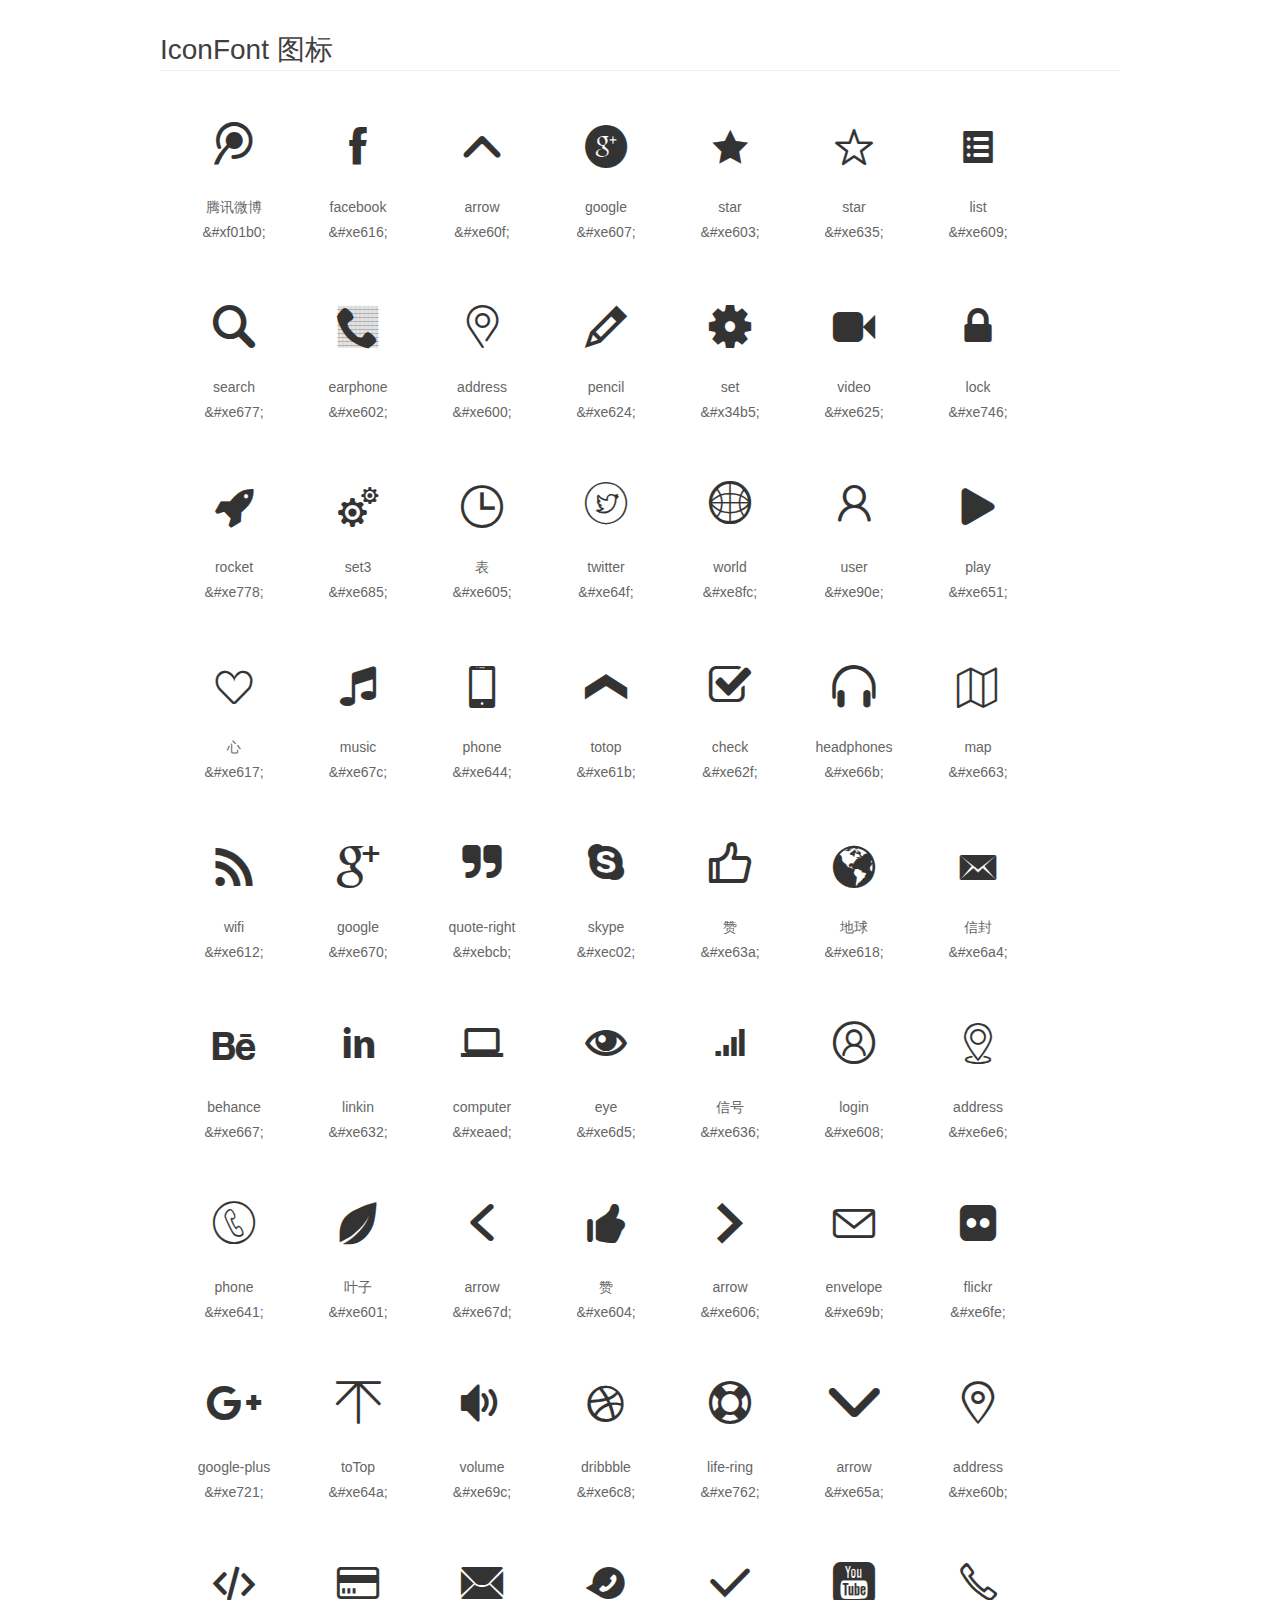
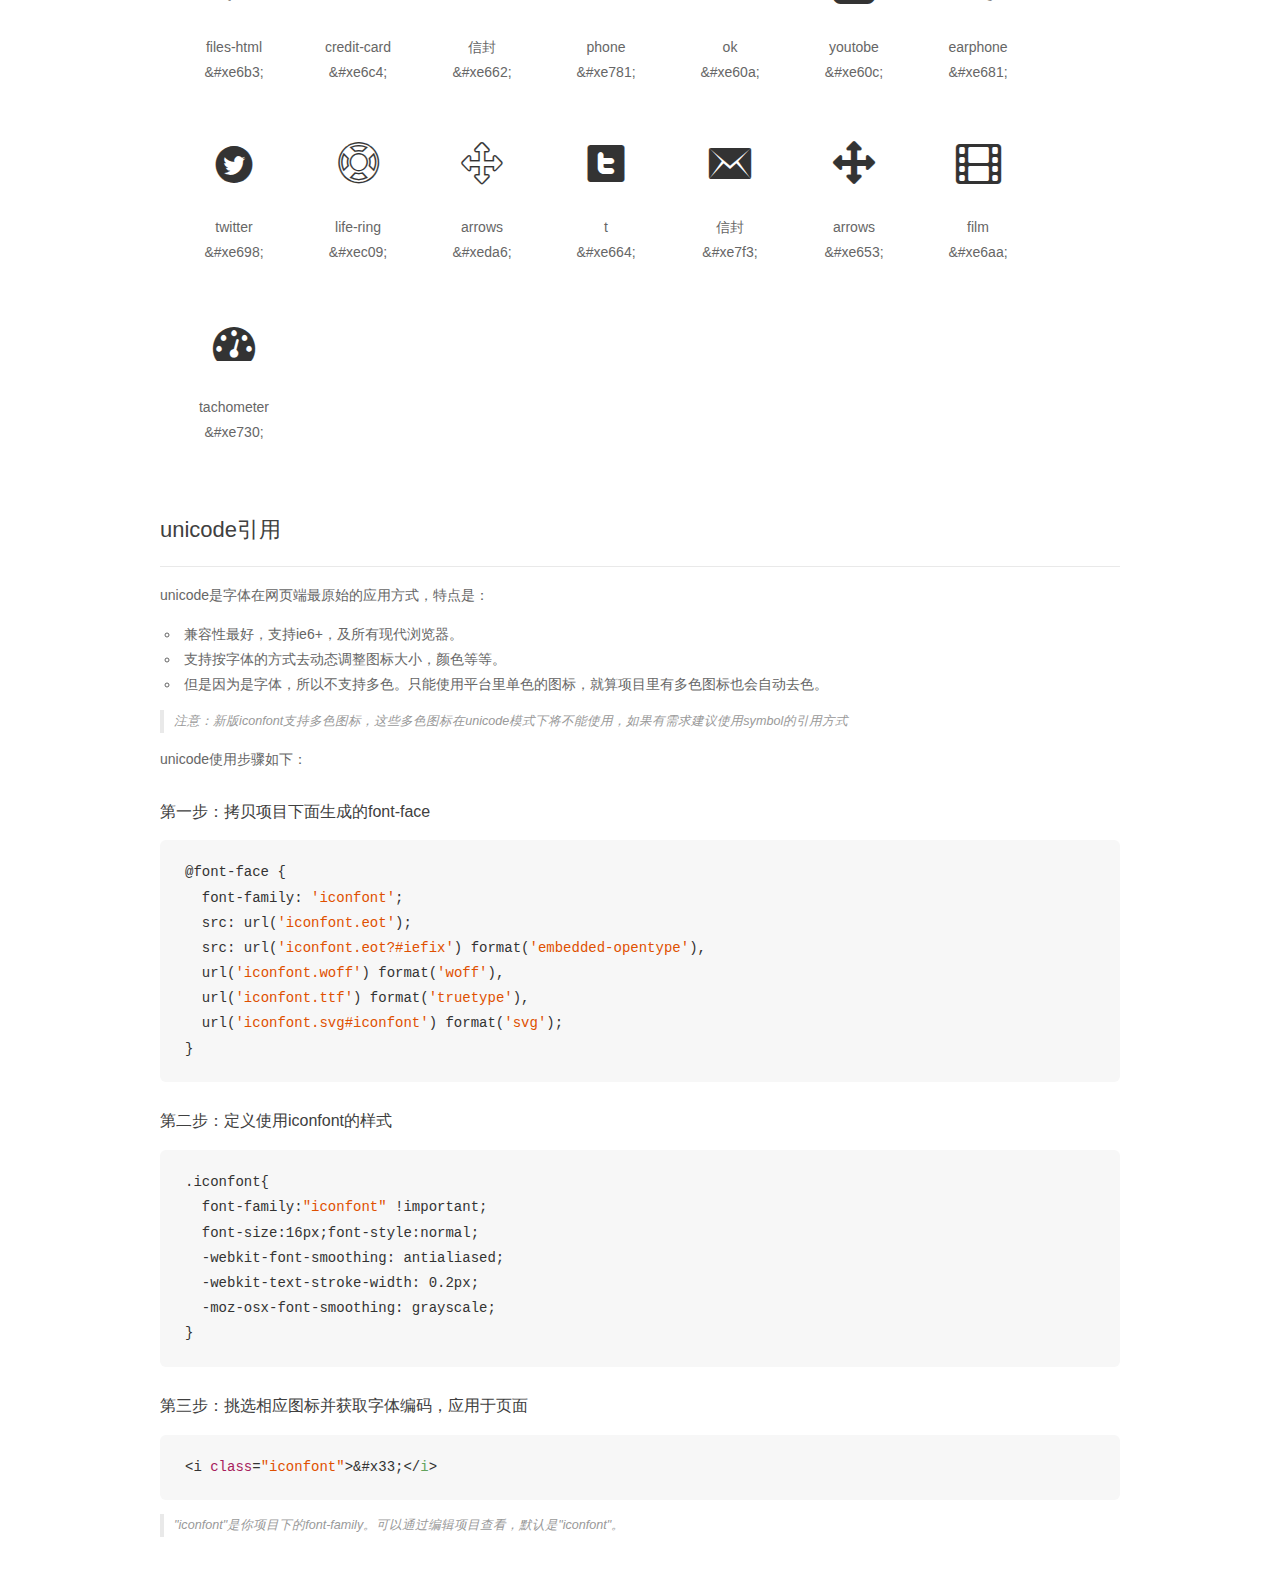
<file: icons/demo_unicode.html>
<!DOCTYPE html>
<html>
<head>
    <meta charset="utf-8"/>
    <title>IconFont</title>
    <link rel="stylesheet" href="demo.css">

    <style type="text/css">

        @font-face {font-family: "iconfont";
          src: url('iconfont.eot'); /* IE9*/
          src: url('iconfont.eot#iefix') format('embedded-opentype'), /* IE6-IE8 */
          url('iconfont.woff') format('woff'), /* chrome, firefox */
          url('iconfont.ttf') format('truetype'), /* chrome, firefox, opera, Safari, Android, iOS 4.2+*/
          url('iconfont.svg#iconfont') format('svg'); /* iOS 4.1- */
        }

        .iconfont {
          font-family:"iconfont" !important;
          font-size:16px;
          font-style:normal;
          -webkit-font-smoothing: antialiased;
          -webkit-text-stroke-width: 0.2px;
          -moz-osx-font-smoothing: grayscale;
        }

    </style>
</head>
<body>
    <div class="main markdown">
        <h1>IconFont 图标</h1>
        <ul class="icon_lists clear">
            
                <li>
                <i class="icon iconfont">&#xf01b0;</i>
                    <div class="name">腾讯微博</div>
                    <div class="code">&amp;#xf01b0;</div>
                </li>
            
                <li>
                <i class="icon iconfont">&#xe616;</i>
                    <div class="name">facebook</div>
                    <div class="code">&amp;#xe616;</div>
                </li>
            
                <li>
                <i class="icon iconfont">&#xe60f;</i>
                    <div class="name">arrow</div>
                    <div class="code">&amp;#xe60f;</div>
                </li>
            
                <li>
                <i class="icon iconfont">&#xe607;</i>
                    <div class="name">google </div>
                    <div class="code">&amp;#xe607;</div>
                </li>
            
                <li>
                <i class="icon iconfont">&#xe603;</i>
                    <div class="name">star</div>
                    <div class="code">&amp;#xe603;</div>
                </li>
            
                <li>
                <i class="icon iconfont">&#xe635;</i>
                    <div class="name">star</div>
                    <div class="code">&amp;#xe635;</div>
                </li>
            
                <li>
                <i class="icon iconfont">&#xe609;</i>
                    <div class="name">list</div>
                    <div class="code">&amp;#xe609;</div>
                </li>
            
                <li>
                <i class="icon iconfont">&#xe677;</i>
                    <div class="name">search</div>
                    <div class="code">&amp;#xe677;</div>
                </li>
            
                <li>
                <i class="icon iconfont">&#xe602;</i>
                    <div class="name">earphone</div>
                    <div class="code">&amp;#xe602;</div>
                </li>
            
                <li>
                <i class="icon iconfont">&#xe600;</i>
                    <div class="name">address</div>
                    <div class="code">&amp;#xe600;</div>
                </li>
            
                <li>
                <i class="icon iconfont">&#xe624;</i>
                    <div class="name">pencil</div>
                    <div class="code">&amp;#xe624;</div>
                </li>
            
                <li>
                <i class="icon iconfont">&#x34b5;</i>
                    <div class="name">set</div>
                    <div class="code">&amp;#x34b5;</div>
                </li>
            
                <li>
                <i class="icon iconfont">&#xe625;</i>
                    <div class="name">video</div>
                    <div class="code">&amp;#xe625;</div>
                </li>
            
                <li>
                <i class="icon iconfont">&#xe746;</i>
                    <div class="name">lock</div>
                    <div class="code">&amp;#xe746;</div>
                </li>
            
                <li>
                <i class="icon iconfont">&#xe778;</i>
                    <div class="name">rocket</div>
                    <div class="code">&amp;#xe778;</div>
                </li>
            
                <li>
                <i class="icon iconfont">&#xe685;</i>
                    <div class="name">set3</div>
                    <div class="code">&amp;#xe685;</div>
                </li>
            
                <li>
                <i class="icon iconfont">&#xe605;</i>
                    <div class="name">表</div>
                    <div class="code">&amp;#xe605;</div>
                </li>
            
                <li>
                <i class="icon iconfont">&#xe64f;</i>
                    <div class="name">twitter</div>
                    <div class="code">&amp;#xe64f;</div>
                </li>
            
                <li>
                <i class="icon iconfont">&#xe8fc;</i>
                    <div class="name">world</div>
                    <div class="code">&amp;#xe8fc;</div>
                </li>
            
                <li>
                <i class="icon iconfont">&#xe90e;</i>
                    <div class="name">user</div>
                    <div class="code">&amp;#xe90e;</div>
                </li>
            
                <li>
                <i class="icon iconfont">&#xe651;</i>
                    <div class="name">play</div>
                    <div class="code">&amp;#xe651;</div>
                </li>
            
                <li>
                <i class="icon iconfont">&#xe617;</i>
                    <div class="name">心</div>
                    <div class="code">&amp;#xe617;</div>
                </li>
            
                <li>
                <i class="icon iconfont">&#xe67c;</i>
                    <div class="name">music</div>
                    <div class="code">&amp;#xe67c;</div>
                </li>
            
                <li>
                <i class="icon iconfont">&#xe644;</i>
                    <div class="name">phone</div>
                    <div class="code">&amp;#xe644;</div>
                </li>
            
                <li>
                <i class="icon iconfont">&#xe61b;</i>
                    <div class="name">totop</div>
                    <div class="code">&amp;#xe61b;</div>
                </li>
            
                <li>
                <i class="icon iconfont">&#xe62f;</i>
                    <div class="name">check</div>
                    <div class="code">&amp;#xe62f;</div>
                </li>
            
                <li>
                <i class="icon iconfont">&#xe66b;</i>
                    <div class="name">headphones</div>
                    <div class="code">&amp;#xe66b;</div>
                </li>
            
                <li>
                <i class="icon iconfont">&#xe663;</i>
                    <div class="name">map</div>
                    <div class="code">&amp;#xe663;</div>
                </li>
            
                <li>
                <i class="icon iconfont">&#xe612;</i>
                    <div class="name">wifi</div>
                    <div class="code">&amp;#xe612;</div>
                </li>
            
                <li>
                <i class="icon iconfont">&#xe670;</i>
                    <div class="name">google</div>
                    <div class="code">&amp;#xe670;</div>
                </li>
            
                <li>
                <i class="icon iconfont">&#xebcb;</i>
                    <div class="name">quote-right</div>
                    <div class="code">&amp;#xebcb;</div>
                </li>
            
                <li>
                <i class="icon iconfont">&#xec02;</i>
                    <div class="name">skype</div>
                    <div class="code">&amp;#xec02;</div>
                </li>
            
                <li>
                <i class="icon iconfont">&#xe63a;</i>
                    <div class="name">赞</div>
                    <div class="code">&amp;#xe63a;</div>
                </li>
            
                <li>
                <i class="icon iconfont">&#xe618;</i>
                    <div class="name">地球</div>
                    <div class="code">&amp;#xe618;</div>
                </li>
            
                <li>
                <i class="icon iconfont">&#xe6a4;</i>
                    <div class="name">信封</div>
                    <div class="code">&amp;#xe6a4;</div>
                </li>
            
                <li>
                <i class="icon iconfont">&#xe667;</i>
                    <div class="name">behance</div>
                    <div class="code">&amp;#xe667;</div>
                </li>
            
                <li>
                <i class="icon iconfont">&#xe632;</i>
                    <div class="name">linkin</div>
                    <div class="code">&amp;#xe632;</div>
                </li>
            
                <li>
                <i class="icon iconfont">&#xeaed;</i>
                    <div class="name">computer</div>
                    <div class="code">&amp;#xeaed;</div>
                </li>
            
                <li>
                <i class="icon iconfont">&#xe6d5;</i>
                    <div class="name">eye</div>
                    <div class="code">&amp;#xe6d5;</div>
                </li>
            
                <li>
                <i class="icon iconfont">&#xe636;</i>
                    <div class="name">信号</div>
                    <div class="code">&amp;#xe636;</div>
                </li>
            
                <li>
                <i class="icon iconfont">&#xe608;</i>
                    <div class="name">login</div>
                    <div class="code">&amp;#xe608;</div>
                </li>
            
                <li>
                <i class="icon iconfont">&#xe6e6;</i>
                    <div class="name">address</div>
                    <div class="code">&amp;#xe6e6;</div>
                </li>
            
                <li>
                <i class="icon iconfont">&#xe641;</i>
                    <div class="name">phone</div>
                    <div class="code">&amp;#xe641;</div>
                </li>
            
                <li>
                <i class="icon iconfont">&#xe601;</i>
                    <div class="name">叶子</div>
                    <div class="code">&amp;#xe601;</div>
                </li>
            
                <li>
                <i class="icon iconfont">&#xe67d;</i>
                    <div class="name">arrow</div>
                    <div class="code">&amp;#xe67d;</div>
                </li>
            
                <li>
                <i class="icon iconfont">&#xe604;</i>
                    <div class="name">赞</div>
                    <div class="code">&amp;#xe604;</div>
                </li>
            
                <li>
                <i class="icon iconfont">&#xe606;</i>
                    <div class="name">arrow</div>
                    <div class="code">&amp;#xe606;</div>
                </li>
            
                <li>
                <i class="icon iconfont">&#xe69b;</i>
                    <div class="name">envelope</div>
                    <div class="code">&amp;#xe69b;</div>
                </li>
            
                <li>
                <i class="icon iconfont">&#xe6fe;</i>
                    <div class="name">flickr</div>
                    <div class="code">&amp;#xe6fe;</div>
                </li>
            
                <li>
                <i class="icon iconfont">&#xe721;</i>
                    <div class="name">google-plus</div>
                    <div class="code">&amp;#xe721;</div>
                </li>
            
                <li>
                <i class="icon iconfont">&#xe64a;</i>
                    <div class="name">toTop</div>
                    <div class="code">&amp;#xe64a;</div>
                </li>
            
                <li>
                <i class="icon iconfont">&#xe69c;</i>
                    <div class="name">volume</div>
                    <div class="code">&amp;#xe69c;</div>
                </li>
            
                <li>
                <i class="icon iconfont">&#xe6c8;</i>
                    <div class="name">dribbble</div>
                    <div class="code">&amp;#xe6c8;</div>
                </li>
            
                <li>
                <i class="icon iconfont">&#xe762;</i>
                    <div class="name">life-ring</div>
                    <div class="code">&amp;#xe762;</div>
                </li>
            
                <li>
                <i class="icon iconfont">&#xe65a;</i>
                    <div class="name">arrow</div>
                    <div class="code">&amp;#xe65a;</div>
                </li>
            
                <li>
                <i class="icon iconfont">&#xe60b;</i>
                    <div class="name">address</div>
                    <div class="code">&amp;#xe60b;</div>
                </li>
            
                <li>
                <i class="icon iconfont">&#xe6b3;</i>
                    <div class="name">files-html</div>
                    <div class="code">&amp;#xe6b3;</div>
                </li>
            
                <li>
                <i class="icon iconfont">&#xe6c4;</i>
                    <div class="name">credit-card</div>
                    <div class="code">&amp;#xe6c4;</div>
                </li>
            
                <li>
                <i class="icon iconfont">&#xe662;</i>
                    <div class="name">信封</div>
                    <div class="code">&amp;#xe662;</div>
                </li>
            
                <li>
                <i class="icon iconfont">&#xe781;</i>
                    <div class="name">phone</div>
                    <div class="code">&amp;#xe781;</div>
                </li>
            
                <li>
                <i class="icon iconfont">&#xe60a;</i>
                    <div class="name">ok</div>
                    <div class="code">&amp;#xe60a;</div>
                </li>
            
                <li>
                <i class="icon iconfont">&#xe60c;</i>
                    <div class="name">youtobe</div>
                    <div class="code">&amp;#xe60c;</div>
                </li>
            
                <li>
                <i class="icon iconfont">&#xe681;</i>
                    <div class="name">earphone</div>
                    <div class="code">&amp;#xe681;</div>
                </li>
            
                <li>
                <i class="icon iconfont">&#xe698;</i>
                    <div class="name">twitter</div>
                    <div class="code">&amp;#xe698;</div>
                </li>
            
                <li>
                <i class="icon iconfont">&#xec09;</i>
                    <div class="name">life-ring</div>
                    <div class="code">&amp;#xec09;</div>
                </li>
            
                <li>
                <i class="icon iconfont">&#xeda6;</i>
                    <div class="name">arrows</div>
                    <div class="code">&amp;#xeda6;</div>
                </li>
            
                <li>
                <i class="icon iconfont">&#xe664;</i>
                    <div class="name">t</div>
                    <div class="code">&amp;#xe664;</div>
                </li>
            
                <li>
                <i class="icon iconfont">&#xe7f3;</i>
                    <div class="name">信封</div>
                    <div class="code">&amp;#xe7f3;</div>
                </li>
            
                <li>
                <i class="icon iconfont">&#xe653;</i>
                    <div class="name">arrows</div>
                    <div class="code">&amp;#xe653;</div>
                </li>
            
                <li>
                <i class="icon iconfont">&#xe6aa;</i>
                    <div class="name">film</div>
                    <div class="code">&amp;#xe6aa;</div>
                </li>
            
                <li>
                <i class="icon iconfont">&#xe730;</i>
                    <div class="name">tachometer</div>
                    <div class="code">&amp;#xe730;</div>
                </li>
            
        </ul>
        <h2 id="unicode-">unicode引用</h2>
        <hr>

        <p>unicode是字体在网页端最原始的应用方式，特点是：</p>
        <ul>
        <li>兼容性最好，支持ie6+，及所有现代浏览器。</li>
        <li>支持按字体的方式去动态调整图标大小，颜色等等。</li>
        <li>但是因为是字体，所以不支持多色。只能使用平台里单色的图标，就算项目里有多色图标也会自动去色。</li>
        </ul>
        <blockquote>
        <p>注意：新版iconfont支持多色图标，这些多色图标在unicode模式下将不能使用，如果有需求建议使用symbol的引用方式</p>
        </blockquote>
        <p>unicode使用步骤如下：</p>
        <h3 id="-font-face">第一步：拷贝项目下面生成的font-face</h3>
        <pre><code class="lang-js hljs javascript">@font-face {
  font-family: <span class="hljs-string">'iconfont'</span>;
  src: url(<span class="hljs-string">'iconfont.eot'</span>);
  src: url(<span class="hljs-string">'iconfont.eot?#iefix'</span>) format(<span class="hljs-string">'embedded-opentype'</span>),
  url(<span class="hljs-string">'iconfont.woff'</span>) format(<span class="hljs-string">'woff'</span>),
  url(<span class="hljs-string">'iconfont.ttf'</span>) format(<span class="hljs-string">'truetype'</span>),
  url(<span class="hljs-string">'iconfont.svg#iconfont'</span>) format(<span class="hljs-string">'svg'</span>);
}
</code></pre>
        <h3 id="-iconfont-">第二步：定义使用iconfont的样式</h3>
        <pre><code class="lang-js hljs javascript">.iconfont{
  font-family:<span class="hljs-string">"iconfont"</span> !important;
  font-size:<span class="hljs-number">16</span>px;font-style:normal;
  -webkit-font-smoothing: antialiased;
  -webkit-text-stroke-width: <span class="hljs-number">0.2</span>px;
  -moz-osx-font-smoothing: grayscale;
}
</code></pre>
        <h3 id="-">第三步：挑选相应图标并获取字体编码，应用于页面</h3>
        <pre><code class="lang-js hljs javascript">&lt;i <span class="hljs-class"><span class="hljs-keyword">class</span></span>=<span class="hljs-string">"iconfont"</span>&gt;&amp;#x33;<span class="xml"><span class="hljs-tag">&lt;/<span class="hljs-name">i</span>&gt;</span></span></code></pre>

        <blockquote>
        <p>"iconfont"是你项目下的font-family。可以通过编辑项目查看，默认是"iconfont"。</p>
        </blockquote>
    </div>


</body>
</html>
</file>
<file: css/index.css>
*{
	margin:0px;
	padding:0px;
	list-style:none;
	text-decoration:none;
}
#header{
	width:100%;
	min-height:800px;
	background:url(../images/banner.jpg) 0px 0px no-repeat;
	background-size:cover;
}
#headerContent{
	width:1140px;
	min-height:650px;
	padding:0 15px;
	margin:0 auto;
}
#headerTop{
	width:1140px;
	height:59px;
	padding-top:28px;
}
.headerTopLeft{
	width:216px;
	height:59px;
	margin-left:10px;
	float:left;
}
.headerTopLeft h1 a{
	font-size:54px;
    color:#FFF;
    display:block;
	font-weight:500;
    line-height:1.1;
}
.headerNav{
	float:right;
	width:40px;
	height:40px;
	margin-right:10px;
	padding-bottom:14px;
	cursor:pointer;
	position:relative;
}
.headerNav .select{
	display:none;
    position:absolute;
    top:100%;
    right:-175%;
    background:rgba(0, 0, 0, 0.54);
    width:180px;
    text-align:center;
}
.headerNav .select li{
	border-bottom:1px solid #929292;
	width:180px;
	height:49px;
	transition:all 1s ease;
}
.headerNav .select li:last-of-type{
	border-bottom:none;
}
.headerNav .select li:first-of-type{
	background:#007EA3;
}
.headerNav .select li a{
	font-size:18px;
    color:#FFF;
    padding:13px 10px;
    display:block;
}


.headerMiddle{
	width:1140px;
	min-height:562px;
}	
.headerMiddle .ppt{
	width:1140px;
	min-height:562px;
}
.pptContainer{
    overflow:hidden;
    width:100%;
	min-height:562px;
}
.pptContainer li{
	position:absolute;
	min-height:562px;
}
.pptContent{
    margin-top:224px;
    background:rgba(18, 18, 19, 0.42);
    width:525px;
	height:280px;
    padding:28px;
	text-align:center;
    box-shadow:0px 0px 20px 0px #CCC;
    border-bottom:3px solid #FF9036;
}
.pptContainer li:nth-child(2) .pptContent{
	width:525px;
	height:221px;
}
.pptContainer li:nth-child(2)>div>h3{
	height:116px;
}
.pptContainer li:nth-child(2)>div>p{
	height:90px;
}
.pptContainer .hide{
	opacity:0;
}
.pptContent h3{
	color:#FFF;
    font-size:42px;
	width:525px;
	height:174px;
    line-height:57px;
    letter-spacing:1px;
	font-weight:500;
}
.pptContent p{
	width:525px;
	height:89px;
	padding-top:15.4px;
	font-size:15px;
    color:#FFF;
    line-height:30px;
    letter-spacing:1px;
}
#main{
	width:1423px;
	height:2531px;
}
.mainContent1{
	width:1423px;
	height:363px;
	padding:70px 0;
}
.mainContent1Content{
	width:1140px;
	height:363px;
	padding:0 15px;
	margin:0 auto;
}
.mainContent1Content h2{
	font-size:49px;
    color:#F47721;
    text-align:right;
    text-transform:capitalize;
	font-weight:500;
    line-height:1.1;
}
.mainContent1Wamp{
	width:1140px;
	height:254px;
	margin-top:56px;
}
.content1WampLeft{
	width:635px;
	height:208px;
	padding:0 15px;
	float:left;
}
.content1WampLeft h4{
	font-size:28px;
    color:#007EA3;
	font-weight:500;
    line-height:1.1;
}
.content1WampLeft p{
	font-size:14px;
	color:#777;
    line-height:25px;
    padding-top:14px;
}
.content1WampRight{
	width:445px;
	height:254px;
	padding:0 15px;
	float:right;
}
.content1WampRightContent{
	position:relative;
	height:244px; 
	width:435px;
    overflow:hidden;
    text-align:center;
    border:5px solid rgba(255, 255, 255, 0.9);
    box-shadow:0px 0px 12px 0px #969696;
}
.content1WampRightBox{
	width:435px;
	height:244px;
}
.content1WampRightBox img{
	width:100%;
	height:100%;
}
.content1WampRightBox2{
	transform:rotateX(90deg);
	transition:all 0.5s ease;
    transform-origin:top center 0;
	opacity:0;
    width:415px;
	height:90px;
	color:#FFF;
    position:absolute;
    left:0;
    top:0;
	text-align:center;
	background:#007EA3;
	perspective:600px;
    padding:32px 10px 0;
}
.content1WampRightBox2 h4{
	margin-bottom:13px;
    font-size:25px;
	font-weight:500;
    line-height:1.1;
}
.content1WampRightBox2 p{
	font-size:14px;
    line-height:25px;
}
.content1WampRightContent:hover .content1WampRightBox2{
	transform:rotateX(0deg);opacity:1;
}


.mainContent2{
	height:656px;
	width:1423px;
	padding:70px 0;
	background:#FFF8F8;
}
.mainContent2Wrap{
	width:1140px;
	height:100%;
	padding:0 15px;
	margin:0 auto;
}
.mainContent2Wrap h3{
	font-size:42px;
    color:#F47721;
    text-align:right;
    font-weight:500;
	line-height:1.1;
}
.mainContent2Wrapcontent{
	width:100%;
	height:249px;
	margin-top:56px;
}
.mainContent2Box{
	width:350px;
	height:249px;
	padding:0 15px;
	text-align:center;
	float:left;
}
.mainContent2BoxTop{
	height:96px;
}
.mainContent2Box .yuan{
	height:84px;
    width:84px;
    margin:3px auto;
    border-radius:50%;
    background:#F47721;
    color:#FFF;
    border:3px solid #FFFFFF;
    -webkit-box-shadow:inset 0 0 0 5px #F2F2F2;
    -webkit-transition:all 500ms;
}
.mainContent2Box h4{
	margin-top:12.6px;
	font-size:25px;
    color:#007EA3;
	font-weight:500;
    line-height:1.1;
}
.mainContent2Box span{
	width:52px;
    display:block;
    background:#F47721;
    height:2px;
    margin:18.2px auto;
    -webkit-transition:all 0.5s;
}
.mainContent2Box p{
	font-size:14px;
    line-height:25px;
    color:#777;
}
.mainContent2Box:hover .yuan{
	background:#007EA3;
}
.mainContent2Box:hover h4{
	color:#F47721;
}
.mainContent2Box:hover span{
	width:123px;
	background:#007EA3;
}


.mainContent3{
	width:1423px;
	height:588px;
	padding:70px 0;
}
.mainContent3Wrap{
	width:1140px;
	height:100%;
	margin:0 auto;
	padding:0 15px;	
}
.mainContent3Wrap h3{
	font-size:42px;
    color:#F47721;
    text-align:right;
    text-transform:capitalize;
	font-weight:500;
    line-height:1.1;
}
.mainContent3WrapBox{
	height:485.6px;
	margin-top:56px;
}
.mainContent3WrapBoxImg img{
	width:100%;
	height:100%;
}
.mainContent3WrapBoxImg{
	width:350px;
	height:485px;
	padding:0 15px;
	float:left;
}
.mainContent3WrapBoxRight{
	float:right;
	width:730px;
	height:423px;
	padding:0 15px;
}
.mainContent3WrapBoxRightTop1{
	width:730px;
	height:113px;
	margin-bottom:28px;
}
.mainContent3RightTop1Left{
	width:109px;
	height:66px;
	float:left;
}
.yuankuang{
	height:60px;
    width:60px;
    margin:3px auto;
    border-radius:15%;
    line-height:60px;
    text-align:center;
    background:#F47721;	
}
.mainContent3RightTop1Right{
	width:620px;
	height:113px;
	float:right;
	
}
.mainContent3RightTop1Right h4{
	font-size:25px;
    color:#007EA3;
	font-weight:500;
    line-height:1.1;
}
.mainContent3RightTop1Right p{
	font-size:14px;
    line-height:25px;
    padding-top:11px;
	color:#777;
}

.mainContent4{
	width:1423px;
	height:365px;
	padding:70px 0;
	background:#007EA3;
}
.mainContent4Wrap{
	width:1140px;
	height:365px;
	padding:0 15px;
	margin:0 auto;
}
.mainContent4Wrap h3{
	font-size:42px;
    color:#FFF;
    text-align:right;
    margin-bottom:21px;
	font-weight:500;
    line-height:1.1;
}
.mainContent4WrapContent{
	width:872px;
	height:298px;
	padding:0 14px;
	margin:0 auto;
}
.ppt2{
	width:872px;
	height:278px;
	overflow:hidden;
	position:relative;
}
.ppt2Box{
	width:3488px;
	height:278px;
	position:absolute;
	left:0px;
	top:0px;
}
.ppt2Box1{
	width:872px;
	height:278px;
	float:left;
}
.ppt2Box11{
	width:866px;
	height:272px;
	margin:3px;
}
.ppt2Top{
	height:118px;
	width:100%;
	text-align:center;
}
.ppt2Top img{
	width:100px;
	height:100px;
	padding:7px;
	border:2px dotted #FFF;
	border-radius:50%;
}
.ppt2Bottom{
	width:100%;
	height:126px;
	text-align:center;
}
.ppt2Bottom p{
	width:866px;
	font-size:14px;
    font-weight:400;
    line-height:25px;
    margin:28px 0;
    color:#EEE;
}
.ppt2Bottom h4 a{
	font-size:21px;
    font-weight:500;
    line-height:1.1;
	color:#FFF;
}

#footer{
	width:1423px;
	height:426px;
	padding:56px 0;
	background:#222;
}
.footerContainer{
	width:1140px;
	height:426px;
	padding:0 15px;
	margin:0 auto;
	text-align:center;
}
.footerContainer h3{
	font-size:42px;    
    color:#FFF;
	font-weight:500;
    line-height:1.1;
}
.footerContainer p{
	color:#FFF;
    margin-top:21px;
    font-size:14px;
	line-height:20px;
}
.footerWrap{
	width:100%;
	height:220px;
	margin-top:56px;	
}
.footerWrapLeft{
	float:left;
	width:540px;
	height:164px;
	padding:0 15px;
}
.footerWrapLeft1{
	width:60px;
	height:65px;
	padding:0 15px;
	float:left;
}
.kuai{
	width:59px;
	height:59px;
	border:3px solid #F47721;
	border-radius:50%;
	margin:0 auto;
}
.footerWrapLeft2{
	width:420px;
	height:164px;
	padding:0 15px;
	float:left;
}
.footerWrapLeft2 h4{
	text-align:left;
	font-weight:500;
    line-height:1.1;
	color:#FFF;
    font-size:28px;
}
.footerWrapLeft2 p{
	width:420px;
	margin:25px 0;
	text-align:left;
	line-height:28px;
    font-size:14px;
    color:#EEE;
}
.footerWrapRight{
	float:right;
	width:540px;
	height:220px;
	padding:0 15px;
}
.footerWrapRight1{
	float:left;
	width:60px;
	height:65px;
	padding:0 15px;
}
.footerWrapRight2{
	float:left;
	width:420px;
	height:220px;
	padding:0 15px;
	text-align:left;
}
.footerWrapRight2 h4{
	text-align:left;
	font-weight:500;
    line-height:1.1;
	color:#FFF;
    font-size:28px;
}
.footerWrapRight2 p{
	width:420px;
	margin:25px 0;
	text-align:left;
	line-height:28px;
    font-size:14px;
    color:#EEE;
}
.footerWrapRight2 .post{
	width:420px;
	height:84px;
}
.post>input:first-of-type{
	background:none;
    padding:10px;
    color:#FFF;
    border:1px solid #FFF;
    outline:none;
    width:72%;
}
.post>input:nth-child(2):hover{
	background:#FFF;
    color:#000;
}
.post>input:nth-child(2){
	background:#F47721;
    padding:11px 10px;
    color:#FFF;
    border:none;
    outline:none;
    width:27%;
    transition:all .5s;
}
</file>
<file: icons/iconfont.css>
@font-face {font-family: "iconfont";
  src: url('iconfont.eot?t=1482376537464'); /* IE9*/
  src: url('iconfont.eot?t=1482376537464#iefix') format('embedded-opentype'), /* IE6-IE8 */
  url('iconfont.woff?t=1482376537464') format('woff'), /* chrome, firefox */
  url('iconfont.ttf?t=1482376537464') format('truetype'), /* chrome, firefox, opera, Safari, Android, iOS 4.2+*/
  url('iconfont.svg?t=1482376537464#iconfont') format('svg'); /* iOS 4.1- */
}

.iconfont {
  font-family:"iconfont" !important;
  font-size:16px;
  font-style:normal;
  -webkit-font-smoothing: antialiased;
  -moz-osx-font-smoothing: grayscale;
}

.icon-tengxunweibo:before { content: "\f01b0"; }

.icon-facebook:before { content: "\e616"; }

.icon-arrow:before { content: "\e60f"; }

.icon-google:before { content: "\e607"; }

.icon-star:before { content: "\e603"; }

.icon-star1:before { content: "\e635"; }

.icon-icon:before { content: "\e609"; }

.icon-search:before { content: "\e677"; }

.icon-phone:before { content: "\e602"; }

.icon-address:before { content: "\e600"; }

.icon-pencil:before { content: "\e624"; }

.icon-set:before { content: "\34b5"; }

.icon-video:before { content: "\e625"; }

.icon-lock:before { content: "\e746"; }

.icon-rocket:before { content: "\e778"; }

.icon-set3:before { content: "\e685"; }

.icon-biao:before { content: "\e605"; }

.icon-twitter:before { content: "\e64f"; }

.icon-world:before { content: "\e8fc"; }

.icon-user:before { content: "\e90e"; }

.icon-play:before { content: "\e651"; }

.icon-hert:before { content: "\e617"; }

.icon-music:before { content: "\e67c"; }

.icon-phone1:before { content: "\e644"; }

.icon-totop:before { content: "\e61b"; }

.icon-check:before { content: "\e62f"; }

.icon-headphones:before { content: "\e66b"; }

.icon-map:before { content: "\e663"; }

.icon-wifi:before { content: "\e612"; }

.icon-google1:before { content: "\e670"; }

.icon-quoteright:before { content: "\ebcb"; }

.icon-skype:before { content: "\ec02"; }

.icon-zan:before { content: "\e63a"; }

.icon-diqiu:before { content: "\e618"; }

.icon-xinfeng:before { content: "\e6a4"; }

.icon-behance:before { content: "\e667"; }

.icon-linkin:before { content: "\e632"; }

.icon-computer:before { content: "\eaed"; }

.icon-eye:before { content: "\e6d5"; }

.icon-iconfontconnectionbars:before { content: "\e636"; }

.icon-login:before { content: "\e608"; }

.icon-address1:before { content: "\e6e6"; }

.icon-phone2:before { content: "\e641"; }

.icon-yezi:before { content: "\e601"; }

.icon-arrow-copy:before { content: "\e67d"; }

.icon-cha-copy:before { content: "\e604"; }

.icon-arrow-right:before { content: "\e606"; }

.icon-envelope:before { content: "\e69b"; }

.icon-flickr:before { content: "\e6fe"; }

.icon-googleplus:before { content: "\e721"; }

.icon-totop1:before { content: "\e64a"; }

.icon-volume:before { content: "\e69c"; }

.icon-dribbble:before { content: "\e6c8"; }

.icon-lifering:before { content: "\e762"; }

.icon-arrow1:before { content: "\e65a"; }

.icon-address2:before { content: "\e60b"; }

.icon-fileshtml:before { content: "\e6b3"; }

.icon-creditcard:before { content: "\e6c4"; }

.icon-xinfeng1:before { content: "\e662"; }

.icon-phone3:before { content: "\e781"; }

.icon-ok:before { content: "\e60a"; }

.icon-youtobe:before { content: "\e60c"; }

.icon-earphone:before { content: "\e681"; }

.icon-twitter1:before { content: "\e698"; }

.icon-lifering1:before { content: "\ec09"; }

.icon-arrows:before { content: "\eda6"; }

.icon-t:before { content: "\e664"; }

.icon-xinfeng2:before { content: "\e7f3"; }

.icon-arrows1:before { content: "\e653"; }

.icon-film:before { content: "\e6aa"; }

.icon-tachometer:before { content: "\e730"; }
</file>
<file: css/about.css>
*{
	margin:0px;
	padding:0px;
	list-style:none;
	text-decoration:none;
}
#header{
	width:100%;
	min-height:120px;
	background:url(../images/banner.jpg) 0px 0px no-repeat;
	background-size:cover;
}
#headerContent{
	width:1140px;
	min-height:650px;
	padding:0 15px;
	margin:0 auto;
}
#headerTop{
	width:1140px;
	height:87px;
	padding:0 15px;
	margin:0 auto;
}
.headerTopLeft{
	width:216px;
	height:59px;
	margin-left:10px;
	margin-top:28px;
	float:left;
}
.headerTopLeft h1 a{
	font-size:54px;
    color:#FFF;
    display:block;
	font-weight:500;
    line-height:1.1;
}
.headerNav{
	float:right;
	width:40px;
	height:40px;
	margin-right:10px;
	margin-top:28px;
	padding-bottom:14px;
	cursor:pointer;
	position:relative;
}
.headerNav .select{
	display:none;
    position:absolute;
    top:100%;
    right:-175%;
    background:rgba(0, 0, 0, 0.54);
    width:180px;
    text-align:center;
}
.headerNav .select li{
	border-bottom:1px solid #929292;
	width:180px;
	height:49px;
	transition:all .8s ease;
}
.headerNav .select li:last-of-type{
	border-bottom:none;
}
.headerNav .select li:first-of-type{
	background:#007EA3;
}
.headerNav .select li a{
	font-size:18px;
    color:#FFF;
    padding:13px 10px;
    display:block;
}
#main{
	height:1934px;
	width:100%;
}
.main1{
	height:489px;
	width:100%;
	padding:70px 0;
	
}
.main1content h2{
	font-size:49px;
    color:#F47721;
    text-align:right;
	font-weight:500;
	line-height:1.1;
    text-transform:capitalize;
}
.main1content{
	height:489px;
	width:1140px;
	padding:0 15px;
	margin:0 auto;
}
.main1Wrap{
	margin-top:56px;
	width:100%;
}
.main1WrapLeft img{
	width:534px;
	height:356px;
	padding:2.8px;
	box-shadow:1px 3px 22px 2px #777;
}
.main1WrapLeft{
	width:540px;
	height:361px;
	float:left;
	padding:0 15px;
	
}
.main1WrapRight{
	float:left;
	width:540px;
	height:380px;
	padding:0 15px;
}
.group{
	width:100%;
	height:360px;
	margin-bottom:20px;
}
#groupBottom{
	border:1px solid #DDD;
	border-radius:4px;
}
.groupTop{
	width:508px;
	height:26px;
	padding:10px 15px;
	background-color:#007EA3;
    border-color:#DDD;
	border-top-left-radius:3px;
    border-top-right-radius:3px;
}
.groupTop a{
	font-size:24px;
	color:#FFF;
	font-weight:500;
    line-height:1.1;
}
.hide{
	display:none;
}
#groupBottom p{
	width:510px;
	height:125px;
	padding:14px;
	color:#777;
	font-size:14px;
    line-height:24px;
}

.main2{
	width:1423px;
	height:420px;
}
.main2Contnent{
	width:1140px;
	height:420px;
	padding:0 15px;
	margin:0 auto;
}
.main2Contnent h3{
	font-size:42px;
    color:#F47721;
    text-align:right;
	font-weight:500;
	line-height:1.1;
    text-transform:capitalize;
}
.main2wrap{
	height:318px;
	width:100%;
	margin-top:56px;
	overflow:hidden;
}
.main2wrapLeft{
	float:left;
	width:540px;
	height:318px;
	padding:0 15px;
	position:relative;
	text-align:center;
	overflow:hidden;
}
.video{
	width:540px;
	height:318px;
	overflow:hidden;
	position:absolute;
	left:15px;
	top:0px;
	transition:all 0.5s ease;
}
.main2wrapLeft:hover .video>span{
	display:block;
}
.main2wrapLeft:hover .video>div{
	width:0px;
	
}
.video>div{
	position:absolute;
	width:10%;
	height:100%;
	background:cyan;
	opacity:0.5;
	transition:all 0.5s ease;
}
.video>span{
	display:none;
	transition:all 0.5s linear;
	position:absolute;
	font-size:30px;
	color:mistyrose;
	background:#666;
	margin-top:60px;
	margin-left:32px;
	border:4px solid #E5E5E5;
	border-radius:16px;
	cursor:pointer;
}
.video>span:hover{
	background:red;
}
.video>div:nth-child(1){
	right:90%;
}
.video>div:nth-child(2){
	left:10%;
}
.video>div:nth-child(3){
	right:70%;
}
.video>div:nth-child(4){
	left:30%;
}
.video>div:nth-child(5){
	right:50%;
}
.video>div:nth-child(6){
	left:50%;
}
.video>div:nth-child(7){
	right:30%;
}
.video>div:nth-child(8){
	left:70%;
}
.video>div:nth-child(9){
	right:10%;
}
.video>div:nth-child(10){
	left:90%;
}
.video11{
	display:none;
	margin-left:-50px;
}
.main2wrapRight{
	float:left;
	width:540px;
	height:266px;
	padding:0 15px;
}
.main2wrapRight p{
	margin-bottom:14px;
	color:#777;
	font-size:14px;
    line-height:30px;
}
.main2wrapRightBottom li{
	height:28px;
	font-size:14px;
    line-height:20px;
    color:#777;
}
.main2wrapRightBottom li img{
	margin-right:8px;
	margin-bottom:-1px;
	width:16px;
	height:16px;
}

.main3{
	width:1423px;
	height:744px;
	padding:70px 0;
}
.main3content{
	width:1140px;
	height:744px;
	padding:0 15px;
	margin:0 auto;
}
.main3content h3{
	font-size:42px;
    color:#F47721;
    text-align:right;
	font-weight:500;
	line-height:1.1;
    text-transform:capitalize;
}
.main3Wrap{
	height:293px;
	width:100%;
	margin-top:56px;
}
.main3WrapPeople{
	float:left;
	width:255px;
	height:293px;
	padding:0 15px;
	position:relative;
}
.main3WrapPeople img{
	width:249px;
	height:287px;
	box-shadow:1px 3px 22px 2px #777;
	padding:2.8px;
}
.imgAlt{
	
	position:absolute;
	left:20%;
    bottom:3%;
	width:180px;
	height:37px;
	margin-top:9.8px;
	display:flex;
}
.imgAlt a{
	flex:1;
	display:none;
}
.imgAlt a div{
	width:32px;
    height:32px;
    margin:0 2.8px;
    transition:0.5s all;
    border-radius:6px 6px 5px 10px;
	background:#F47721 url(../images/img-sprite.png) no-repeat 0px 0px;
}
.imgAlt a:nth-child(2) div{
	background:#F47721 url(../images/img-sprite.png) no-repeat -32px 0px;
}
.imgAlt a:nth-child(3) div{
	background:#F47721 url(../images/img-sprite.png) no-repeat -64px 0px;
}
.imgAlt a:nth-child(4) div{
	background:#F47721 url(../images/img-sprite.png) no-repeat -96px 0px;
}
.main3WrapSay{
	width:255px;
	height:177px;
	padding:0 15px;
	margin-top:56px;
	float:left;
}
.main3WrapSay h4{
	font-size:28px;
    color:#F47721;
	font-weight:500;
    line-height:1.1;
}
.main3WrapSay p{
	font-size:14px;
    margin:11.2px 0;
    line-height:25px;
	color:#777;
}
.main3WrapPeople:hover .imgAlt a{
	display:block;
}
.imgAlt a:nth-child(1) div:hover{
	background:#007EA3 url(../images/img-sprite.png) no-repeat 0px 0px;; 
}.imgAlt a:nth-child(2) div:hover{
	background:#007EA3 url(../images/img-sprite.png) no-repeat -32px 0px;; 
}.imgAlt a:nth-child(3) div:hover{
	background:#007EA3 url(../images/img-sprite.png) no-repeat -64px 0px;; 
}.imgAlt a:nth-child(4) div:hover{
	background:#007EA3 url(../images/img-sprite.png) no-repeat -96px 0px;; 
}

#footer{
	width:1423px;
	height:426px;
	padding:56px 0;
	background:#222;
}
.footerContainer{
	width:1140px;
	height:426px;
	padding:0 15px;
	margin:0 auto;
	text-align:center;
}
.footerContainer h3{
	font-size:42px;    
    color:#FFF;
	font-weight:500;
    line-height:1.1;
}
.footerContainer p{
	color:#FFF;
    margin-top:21px;
    font-size:14px;
	line-height:20px;
}
.footerWrap{
	width:100%;
	height:220px;
	margin-top:56px;	
}
.footerWrapLeft{
	float:left;
	width:540px;
	height:164px;
	padding:0 15px;
}
.footerWrapLeft1{
	width:60px;
	height:65px;
	padding:0 15px;
	float:left;
}
.kuai{
	width:59px;
	height:59px;
	border:3px solid #F47721;
	border-radius:50%;
	margin:0 auto;
}
.footerWrapLeft2{
	width:420px;
	height:164px;
	padding:0 15px;
	float:left;
}
.footerWrapLeft2 h4{
	text-align:left;
	font-weight:500;
    line-height:1.1;
	color:#FFF;
    font-size:28px;
}
.footerWrapLeft2 p{
	width:420px;
	margin:25px 0;
	text-align:left;
	line-height:28px;
    font-size:14px;
    color:#EEE;
}
.footerWrapRight{
	float:right;
	width:540px;
	height:220px;
	padding:0 15px;
}
.footerWrapRight1{
	float:left;
	width:60px;
	height:65px;
	padding:0 15px;
}
.footerWrapRight2{
	float:left;
	width:420px;
	height:220px;
	padding:0 15px;
	text-align:left;
}
.footerWrapRight2 h4{
	text-align:left;
	font-weight:500;
    line-height:1.1;
	color:#FFF;
    font-size:28px;
}
.footerWrapRight2 p{
	width:420px;
	margin:25px 0;
	text-align:left;
	line-height:28px;
    font-size:14px;
    color:#EEE;
}
.footerWrapRight2 .post{
	width:420px;
	height:84px;
}
.post>input:first-of-type{
	background:none;
    padding:10px;
    color:#FFF;
    border:1px solid #FFF;
    outline:none;
    width:72%;
}
.post>input:nth-child(2):hover{
	background:#FFF;
    color:#000;
}
.post>input:nth-child(2){
	background:#F47721;
    padding:11px 10px;
    color:#FFF;
    border:none;
    outline:none;
    width:27%;
    transition:all .5s;
}
</file>
<file: css/codes.css>
*{
	margin:0px;
	padding:0px;
	list-style:none;
	text-decoration:none;
}
#header{
	width:100%;
	min-height:120px;
	background:url(../images/banner.jpg) 0px 0px no-repeat;
	background-size:cover;
}
#headerContent{
	width:1140px;
	min-height:650px;
	padding:0 15px;
	margin:0 auto;
}
#headerTop{
	width:1140px;
	height:87px;
	padding:0 15px;
	margin:0 auto;
}
.headerTopLeft{
	width:216px;
	height:59px;
	margin-left:10px;
	margin-top:28px;
	float:left;
}
.headerTopLeft h1 a{
	font-size:54px;
    color:#FFF;
    display:block;
	font-weight:500;
    line-height:1.1;
}
.headerNav{
	float:right;
	width:40px;
	height:40px;
	margin-right:10px;
	margin-top:28px;
	padding-bottom:14px;
	cursor:pointer;
	position:relative;
}
.headerNav .select{
	display:none;
    position:absolute;
    top:100%;
    right:-175%;
    background:rgba(0, 0, 0, 0.54);
    width:180px;
    text-align:center;
}
.headerNav .select li{
	border-bottom:1px solid #929292;
	width:180px;
	height:49px;
	transition:all .8s ease;
}
.headerNav .select li:last-of-type{
	border-bottom:none;
}
.headerNav .select li:first-of-type{
	background:#007EA3;
}
.headerNav .select li a{
	font-size:18px;
    color:#FFF;
    padding:13px 10px;
    display:block;
}
#main{
	height:6170px;
	width:100%;
}
.mainContent{
	width:100%;
	height:6030px;
	padding:70px 0;
}
.mainWrap{
	width:1140px;
	height:6030px;
	padding:0 15px;
	margin:0 auto;
}
.banner-1-1{
    width:1140px;
    font-size:49px;
    color:#F47721;
	font-weight:500;
    line-height:1.1;
    text-align:right;
    text-transform:capitalize;
}
.banner-1-2{
    width:1140px;
    height:381px;
    margin:50px 0px 28px 0px;
}
.banner-1-2-1{
    width:1140px;
    height:26px;
    margin-bottom:24px;
    color:#F58703;
    font-size:24px;
}
.banner-1-2-2{
    width:1140px;
    height:381px;
}
.ziti{
    float: left;
}
.banner-1-2-2 .ziti li{
    width:864px;
    height:39px;
    padding:15px;
    line-height:39px;
}
.ziti li:nth-child(1){
    font-size: 36px;
    color: #777;
}
.ziti li:nth-child(2){
	height:33px;
    font-size: 30px;
    color: #777;
}
.ziti li:nth-child(3){
	height:26px;
    font-size: 24px;
    color: #777;
}
.ziti li:nth-child(4){
	height:19px;
    font-size: 18px;
    color: #777;
}
.ziti li:nth-child(5){
	height:15px;
    font-size: 14px;
    color: #777;
}
.ziti li:nth-child(6){
	height:13px;
    font-size: 12px;
    color: #777;
}
.ziti2{
    float:left;
}
.ziti2 li{
    width:216px;
    height:39px;
    line-height:39px;
    font-size: 14px;
    color:#777;
    padding:15px;
}
.ziti2 li:nth-child(2){
	 height:33px;
}
.ziti2 li:nth-child(3){
	 height:26px;
}
.ziti2 li:nth-child(4){
	 height:19px;
}
.ziti2 li:nth-child(5){
	 height:15px;
}
.ziti2 li:nth-child(6){
	 height:13px;
}
.banner-1-2-3{
    width:1140px;
    height:317px;
    padding:28px 0px;
    margin-bottom:28px;
}
.banner-1-2-3 a{
	color:black;
}
.banner-1-2-3-1{
    width:1140px;
    height:26px;
    margin-bottom:24px;
    font-size:24px;
    color: #F58703;
}
.banner-1-2-3 div:nth-child(2){
    width:1140px;
    height:39px;
    margin-bottom:36px;
}
.banner-1-2-3 div a span{
	color:#FFF;
}
.banner-1-2-3 div:nth-child(2) h1 a{
    float:left;
    margin-right:15px;
    font-size:26px;
    padding:4px 6px;
    color:black;
    background:#999;
    border-radius:4px;
}
.banner-1-2-3 div:nth-child(2) h1 a:nth-child(1){
    background:#999;
}
.banner-1-2-3 div:nth-child(2) h1 a:nth-child(2){
    background:#000;
}
.banner-1-2-3 div:nth-child(2) h1 a:nth-child(3){
    background:#5cb85c;
}
.banner-1-2-3 div:nth-child(2) h1 a:nth-child(4){
    background:#5bc0de;
}
.banner-1-2-3 div:nth-child(2) h1 a:nth-child(5){
    background:#f0ad4e;
}
.banner-1-2-3 div:nth-child(2) h1 a:nth-child(6){
    background:#d9534f;
}
.banner-1-2-3 div:nth-child(3){
     width:1140px;
    height:33px;
    margin-bottom:30px;
}
.banner-1-2-3 div:nth-child(3) h2 a{
    float:left;
    margin-right:15px;
    font-size:24px;
    padding: 4px 6px;
    color:black;
    background:#999;
    border-radius: 4px;
}
.banner-1-2-3 div:nth-child(3) h2 a:nth-child(2){
    background:#000;
}
.banner-1-2-3 div:nth-child(3) h2 a:nth-child(3){
    background:#5cb85c;
}
.banner-1-2-3 div:nth-child(3) h2 a:nth-child(4){
    background:#5bc0de;
}
.banner-1-2-3 div:nth-child(3) h2 a:nth-child(5){
    background:#f0ad4e;
}
.banner-1-2-3 div:nth-child(3) h2 a:nth-child(6){
    background:#d9534f;
}

.banner-1-2-3 div:nth-child(4){
    width:1140px;
    height:26px;
    margin-bottom:24px;
}
.banner-1-2-3 div:nth-child(4) h3 a{
    float:left;
    margin-right:15px;
    font-size:20px;
    padding: 4px 6px;
    color:black;
    background:#999;
    border-radius: 4px;
}
.banner-1-2-3 div:nth-child(4) h3 a:nth-child(2){
    background:#000;
}
.banner-1-2-3 div:nth-child(4) h3 a:nth-child(3){
    background:#5cb85c;
}
.banner-1-2-3 div:nth-child(4) h3 a:nth-child(4){
    background:#5bc0de;
}
.banner-1-2-3 div:nth-child(4) h3 a:nth-child(5){
    background:#f0ad4e;
}
.banner-1-2-3 div:nth-child(4) h3 a:nth-child(6){
    background:#d9534f;
}
.banner-1-2-3 div:nth-child(5){
    width:1140px;
    height:19px;
    margin-bottom:18px;
}
.banner-1-2-3 div:nth-child(5) h4 a{
    float:left;
    margin-right:15px;
    font-size:16px;
    padding: 4px 6px;
    color:black;
    background:#999;
    border-radius: 4px;
    cursor:pointer;
}
.banner-1-2-3 div:nth-child(5) h4 a:nth-child(2){
    background:#000;
}
.banner-1-2-3 div:nth-child(5) h4 a:nth-child(3){
    background:#5cb85c;
}
.banner-1-2-3 div:nth-child(5) h4 a:nth-child(4){
    background:#5bc0de;
}
.banner-1-2-3 div:nth-child(5) h4 a:nth-child(5){
    background:#f0ad4e;
}
.banner-1-2-3 div:nth-child(5) h4 a:nth-child(6){
    background:#d9534f;
}
.banner-1-2-3 div:nth-child(6){
    width:1140px;
    height:15px;
    margin-bottom:14px;
}
.banner-1-2-3 div:nth-child(6) h5 a{
    float:left;
    margin-right:15px;
    font-size:15px;
    padding: 4px 6px;
    color:black;
    background:#999;
    border-radius: 4px;
    cursor:pointer;
}
.banner-1-2-3 div:nth-child(6) h5 a:nth-child(2){
    background:#000;
}
.banner-1-2-3 div:nth-child(6) h5 a:nth-child(3){
    background:#5cb85c;
}
.banner-1-2-3 div:nth-child(6) h5 a:nth-child(4){
    background:#5bc0de;
}
.banner-1-2-3 div:nth-child(6) h5 a:nth-child(5){
    background:#f0ad4e;
}
.banner-1-2-3 div:nth-child(6) h5 a:nth-child(6){
    background:#d9534f;
}
.banner-1-2-3 div:nth-child(7){
    width:1140px;
    height:13px;

}
.banner-1-2-3 div:nth-child(7) h6 a{
    float:left;
    margin-right:15px;
    font-size:12px;
    padding: 4px 6px;
    color:black;
    background:#999;
    border-radius: 4px;
    cursor:pointer;
}
.banner-1-2-3 div:nth-child(7) h6 a:nth-child(2){
    background:#000;
}
.banner-1-2-3 div:nth-child(7) h6 a:nth-child(3){
    background:#5cb85c;
}
.banner-1-2-3 div:nth-child(7) h6 a:nth-child(4){
    background:#5bc0de;
}
.banner-1-2-3 div:nth-child(7) h6 a:nth-child(5){
    background:#f0ad4e;
}
.banner-1-2-3 div:nth-child(7) h6 a:nth-child(6){
    background:#d9534f;
}
.banner-1-2-3 div a:hover{
	text-decoration:underline;
}
.autorun{
    width:1140px;
    height:562px;
    padding:80px 0px 28px 0;
    margin-bottom:28px;
    float:left;
}
.autorun-1{
    width:1140px;
    height:26px;
     color: #F58703;
     font-size:24px;
    margin-bottom:24px;
}
.autorun-2{
    width:1140px;
    height:492px;
}
.autorun-2-1{
    width:1140px;
    height:20px;
    margin-bottom:20px;
    background:#f5f5f5;
    border-radius:5px;
}
.autorun-2-1-1{
    width: 228px;
    height:20px;
    background:#000;
}
.zi{
    width:1140px;
    height:26px;
    margin-bottom:12.6px;
    line-height: 2em;
    color: #555;
    font-size: 14px;
    font-weight: 300;
}
.zi a{
    padding: 2px 4px;
    color: #c7254e;
    background-color: #f9f2f4;
    border-radius:4px;
}
.autorun-2-1-2{
    width:684px;
    height:20px;
    background: #5bc0de;
}
.autorun-2-1-3{
    width:342px;
    height:20px;
    background-color: #5cb85c;
}
.autorun-2-1-4{
    width:798px;
    height:20px;
    background-color: #f0ad4e;
}
.autorun-2-1-5{
    width:570px;
    height:20px;
    background-color: #d9534f;
}
.autorun-2-1-6{
    width:456px;
    height:20px;
    background-color: #1B242F;
}
.autorun-2-1-7{
    width:399px;
    height:20px;
    background-color: #5cb85c;
    float:left;
}
.autorun-2-1-8{
    width:228px;
    height:20px;
    background-color: #f0ad4e;
    float:left;
}
.autorun-2-1-9{
    width:114px;
    height:20px;
    background-color: #d9534f;
    float:left;
}
.conters{
    width:1140px;
    height:326px;
    padding:28px 0px;
    margin-bottom:28px;
    float:left;
}
.conters-1{
    width:1140px;
    height:26px;
    color: #F58703;
    font-size:24px;
    font-family: 'Lusitana', serif;
    margin-bottom:24px;
}
.conters-2{
    width:1108px;
    height:17px;
    padding:15px;
    border:1px solid #d6e9c6;
    color: #3c763d;
    background-color: #dff0d8;
    border-radius:4px;
    margin-bottom: 20px;
    font-size:12px;
}
.conters-2 a{
     color: #3c763d;
     font-weight:800;
}
.conters-3{
    width:1108px;
    height:17px;
    padding:15px;
    border:1px solid #bce8f1;
    color: #31708f;
    background-color: #d9edf7;
    border-radius:4px;
    margin-bottom: 20px;
    font-size:12px;
}
.conters-3 a{
     color: #31708f;
     font-weight:800;
}
.conters-4{
    width:1108px;
    height:17px;
    padding:15px;
    border:1px solid #faebcc;
    color: #8a6d3b;
    background-color: #fcf8e3;
    border-radius:4px;
    margin-bottom: 20px;
    font-size:12px;
}
.conters-4 a{
     color: #8a6d3b;
     font-weight:800;
}
.conters-5{
    width:1108px;
    height:17px;
    padding:15px;
    border:1px solid #ebccd1;
    color: #a94442;
    background-color: #f2dede;
    border-radius:4px;
    margin-bottom: 20px;
    font-size:12px;
}
.conters-5 a{
     color: #a94442;
     font-weight:800;
}
.ren{
    width:1140px;
    height:295px;
    margin-bottom:28px;
    padding:28px 0px;
    float:left;
}
.ren-1{
    width: 1140px;
    height:26px;
    margin-bottom:24px;
    color: #F58703;
    font-size:24px;
}
.ren-2{
    width:1140px;
    height:245px;
}
.ren-2-1{
    width:540px;
    height:245px;
    padding:0px 15px;
    float:left;
}
.ren-2-1 ul{
    width:310px;
    height:47px;
    margin:20px 0px;
    border:1px solid #ddd;
    border-radius: 4px;
}
.ren-2-1 ul li{
    width:43px;
    height:47px;
    line-height:47px;
    text-align:center;
    font-size:20px;
    color: #1B242F;
    border-right:1px solid #ddd ;
    float:left;
    cursor:pointer;
}
.ren-2-1 ul li:hover{
    color:#F58703;
}
.ren-2-1 ul:nth-child(2){
    width:240px;
    height:34px;
    margin:40px 0px 20px;
    border:1px solid #ddd;
    border-radius: 4px;
}
.ren-2-1 ul:nth-child(2) li{
    width:33px;
    height:34px;
    line-height:34px;
    text-align:center;
    font-size:16px;
    color: #1B242F;
    border-right:1px solid #ddd ;
    float:left;
    cursor:pointer;
}
.ren-2-1 ul:nth-child(2) li:hover{
    color:#F58703;
}
.ren-2-1 ul:nth-child(3){
    width:205px;
    height:29px;
    margin:40px 0px 20px;
    border:1px solid #ddd;
    border-radius: 4px;
}
.ren-2-1 ul:nth-child(3) li{
    width:28px;
    height:29px;
    line-height:29px;
    text-align:center;
    font-size:12px;
    color: #1B242F;
    border-right:1px solid #ddd ;
    float:left;
    cursor:pointer;
}
.ren-2-1 ul:nth-child(3) li:hover{
    color:#F58703;
}
.ren-2-1 ul li:nth-child(7){
    border:none;
}
.cctv{
    width:1140px;
    height:218px;
    margin-bottom:28px;
    padding:28px 0px;
    float:left;
}
.cctv-1{
  width: 1140px;
    height:26px;
    margin-bottom:24px;
    color: #F58703;
    font-size:24px;
}
.cctv-2{
    padding: 8px 15px;
    margin-bottom: 20px;
    list-style: none;
    background-color: #f5f5f5;
    border-radius: 4px;
    width: 1110px;
    height:20px;
    font-size: 14px;
    line-height: 1.42857143;
    color: #999;
    background:#ddd;
}
.cctv-2 a{
    display:inline-block;
}
.cctv div:nth-child(3) a:nth-child(1){
    color:#1B242F;
    transition:all 0.2s linear;
    cursor:pointer;
}
.cctv div:nth-child(3) a:nth-child(1):hover{
    color:#F58703;
	text-decoration:underline;
}
.cctv div:nth-child(3) a:nth-child(2){
    width:40px;
    text-align: center;
    font-size:18px;
    color:#999;
}
.cctv div:nth-child(4) a:nth-child(1){
    color:black;
    transition:all 0.2s linear;
    cursor:pointer;
}
.cctv div:nth-child(4) a:nth-child(1):hover{
    color:#F58703;
	text-decoration:underline;
}
.cctv div:nth-child(4) a:nth-child(3){
    color:black;
    transition:all 0.2s linear;
    cursor:pointer;
}
.cctv div:nth-child(4) a:nth-child(3):hover{
    color:#F58703;
	text-decoration:underline;
}
.cctv div:nth-child(4) a:nth-child(2){
    width:40px;
    text-align: center;
    font-size:18px;
    color:#999;
}
.cctv div:nth-child(4) a:nth-child(4){
    width:40px;
    text-align: center;
    font-size:18px;
    color:#999;
}
.pang{
    width:1140px;
    height:452px;
    margin-bottom:28px;
    padding:28px 0px;
    float:left;
}
.pang-1{
    width: 1140px;
    height:26px;
    margin-bottom:24px;
    color: #F58703;
    font-size:24px;
}
.pang-2{
    width:1140px;
    height:402px;
}
.pang-2-1{
    width:540px;
    height:402px;
    padding:0px 15px;
    float:left;
}
.pang-2-1 p{
    width:540px;
    height:25px;
    margin-bottom:12.6px;
    line-height: 2em;
    color: #555;
    font-size: 0.9em;
    margin-bottom: 1em;
    font-weight: 300;
}
.pang-2-1-1{
    width:540px;
    height:334px;
    margin-bottom:20px;
    border:1px solid #ddd;
}
.pang-2-1-1 div:nth-child(1){
    width:318px;
    height:17px;
    padding:15px;
    border-bottom:2px solid #ddd;
    float:left;
    font-size:14px;
    font-weight:800px;
    color:#777;
}
.pang-2-1-1 div:nth-child(2){
    float:left;
    width:160px;
    height:17px;
    padding:15px;
    border-bottom:2px solid #ddd;
    border-left:1px solid #ddd;
    font-size:14px;
    font-weight:800px;
    color:#777;
}
.pang-2-1-1 div:nth-child(3){
    width:318px;
    height:17px;
    padding:15px;
    border-bottom:1px solid #ddd;
    float:left;
    font-size:14px;
    font-weight:800px;
    color:#777;
}
.pang-2-1-1 div:nth-child(4){
    float:left;
    width:160px;
    height:17px;
    padding:15px;
    border-bottom:1px solid #ddd;
    border-left:1px solid #ddd;
    font-size:14px;
    font-weight:800px;
    color:#777;
}
.pang-2-1-1 div:nth-child(4) span{
    display: inline-block;
    min-width: 10px;
    padding: 3px 7px;
    font-size: 12px;
    font-weight: bold;
    line-height: 1;
    color: #fff;
    text-align: center;
    white-space: nowrap;
    vertical-align: baseline;
    background-color: #999;
    border-radius: 10px;
}
.pang-2-1-1 div:nth-child(5){
    width:318px;
    height:17px;
    padding:15px;
    border-bottom:1px solid #ddd;
    float:left;
    font-size:14px;
    font-weight:800px;
    color:#777;
}
.pang-2-1-1 div:nth-child(5) span{
    padding: 2px 4px;
    font-size: 90%;
    color: #c7254e;
    white-space: nowrap;
    background-color: #f9f2f4;
    border-radius: 4px;
     display: inline-block;
}
.pang-2-1-1 div:nth-child(6){
    float:left;
    width:160px;
    height:17px;
    padding:15px;
    border-bottom:1px solid #ddd;
    border-left:1px solid #ddd;
    font-size:14px;
    font-weight:800px;
    color:#777;
}
.pang-2-1-1 div:nth-child(6) span{
    display: inline-block;
    min-width: 10px;
    padding: 3px 7px;
    font-size: 12px;
    font-weight: bold;
    line-height: 1;
    color: #fff;
    text-align: center;
    white-space: nowrap;
    vertical-align: baseline;
    background-color: #03a9f4;
    border-radius: 10px;
}
.pang-2-1-1 div:nth-child(7){
    width:318px;
    height:17px;
    padding:15px;
    border-bottom:1px solid #ddd;
    float:left;
    font-size:14px;
    font-weight:800px;
    color:#777;
}
.pang-2-1-1 div:nth-child(7) span{
    padding: 2px 4px;
    font-size: 90%;
    color: #c7254e;
    white-space: nowrap;
    background-color: #f9f2f4;
    border-radius: 4px;
    display: inline-block;
}
.pang-2-1-1 div:nth-child(8){
    float:left;
    width:160px;
    height:17px;
    padding:15px;
    border-bottom:1px solid #ddd;
    border-left:1px solid #ddd;
    font-size:14px;
    font-weight:800px;
    color:#777;
}
.pang-2-1-1 div:nth-child(8) span{
    display: inline-block;
    min-width: 10px;
    padding: 3px 7px;
    font-size: 12px;
    font-weight: bold;
    line-height: 1;
    color: #fff;
    text-align: center;
    white-space: nowrap;
    vertical-align: baseline;
    background-color: #8bc34a;
    border-radius: 10px;
}
.pang-2-1-1 div:nth-child(9){
    width:318px;
    height:17px;
    padding:15px;
    border-bottom:1px solid #ddd;
    float:left;
    font-size:14px;
    font-weight:800px;
    color:#777;
}
.pang-2-1-1 div:nth-child(9) span{
    padding: 2px 4px;
    font-size: 90%;
    color: #c7254e;
    white-space: nowrap;
    background-color: #f9f2f4;
    border-radius: 4px;
    display: inline-block;
}
.pang-2-1-1 div:nth-child(10){
    float:left;
    width:160px;
    height:17px;
    padding:15px;
    border-bottom:1px solid #ddd;
    border-left:1px solid #ddd;
    font-size:14px;
    font-weight:800px;
    color:#777;
}
.pang-2-1-1 div:nth-child(10) span{
    display: inline-block;
    min-width: 10px;
    padding: 3px 7px;
    font-size: 12px;
    font-weight: bold;
    line-height: 1;
    color: #fff;
    text-align: center;
    white-space: nowrap;
    vertical-align: baseline;
    background-color: #8bc34a;
    border-radius: 10px;
}
.pang-2-1-1 div:nth-child(11){
    width:318px;
    height:17px;
    padding:15px;
    border-bottom:1px solid #ddd;
    float:left;
    font-size:14px;
    font-weight:800px;
    color:#777;
}
.pang-2-1-1 div:nth-child(11) span{
    padding: 2px 4px;
    font-size: 90%;
    color: #c7254e;
    white-space: nowrap;
    background-color: #f9f2f4;
    border-radius: 4px;
    display: inline-block;
}
.pang-2-1-1 div:nth-child(12){
    float:left;
    width:160px;
    height:17px;
    padding:15px;
    border-bottom:1px solid #ddd;
    border-left:1px solid #ddd;
    font-size:14px;
    font-weight:800px;
    color:#777;
}
.pang-2-1-1 div:nth-child(12) span{
    display: inline-block;
    min-width: 10px;
    padding: 3px 7px;
    font-size: 12px;
    font-weight: bold;
    line-height: 1;
    color: #fff;
    text-align: center;
    white-space: nowrap;
    vertical-align: baseline;
    background-color: #ffc107;
    border-radius: 10px;
}
.pang-2-1-1 div:nth-child(13){
    width:318px;
    height:17px;
    padding:15px;
    float:left;
    font-size:14px;
    font-weight:800px;
    color:#777;
}
.pang-2-1-1 div:nth-child(13) span{
    padding: 2px 4px;
    font-size: 90%;
    color: #c7254e;
    white-space: nowrap;
    background-color: #f9f2f4;
    border-radius: 4px;
    display: inline-block;
}
.pang-2-1-1 div:nth-child(14){
    float:left;
    width:160px;
    height:17px;
    padding:15px;
    border-left:1px solid #ddd;
    font-size:14px;
    font-weight:800px;
    color:#777;
}
.pang-2-1-1 div:nth-child(14) span{
    display: inline-block;
    min-width: 10px;
    padding: 3px 7px;
    font-size: 12px;
    font-weight: bold;
    line-height: 1;
    color: #fff;
    text-align: center;
    white-space: nowrap;
    vertical-align: baseline;
    background-color: #e51c23;
    border-radius: 10px;
}
.pang-2-2{
    width:540px;
    height:334px;
    padding:0px 15px;
    float:left;
}
.pang-2-2 p{
    width:540px;
    height:25px;
    margin-bottom:12.6px;
    line-height: 2em;
    color: #777;
    font-size: 0.9em;
    margin-bottom: 1em;
    font-weight: 300;
}
.pang-2-2 p span{
    padding: 2px 4px;
    font-size: 90%;
    color: #c7254e;
    white-space: nowrap;
    background-color: #f9f2f4;
    border-radius: 4px;
}
.pang-2-2-1{
    width:540px;
    height:247px;
    margin-bottom:48px;
    border:1px solid #ddd;
    border-radius:4px;
}
.pang-2-2-1 div:nth-child(1){
    width:508px;
    height:20px;
    padding:10px 15px;
    border-bottom:1px solid #ddd;
    cursor:pointer;
    font-weight: 300;
    font-size:14px;
	color:#555;
    transition:all 0.2s linear;
}
.pang-2-2-1 div:nth-child(1):hover{
    background:#ddd;
}
.pang-2-2-1 div:nth-child(1) span{
    display: inline-block;
    min-width: 10px;
    padding: 3px 7px;
    font-size: 12px;
    font-weight: bold;
    line-height: 1;
    color: #fff;
    text-align: center;
    white-space: nowrap;
    vertical-align: baseline;
    background-color: #e51c23;
    border-radius: 10px;
    margin-left: 410px;
}
.pang-2-2-1 div:nth-child(2){
    width:508px;
    height:20px;
    padding:10px 15px;
    border-bottom:1px solid #ddd;
    cursor:pointer;
    font-weight: 300;
   font-size:14px;
	color:#555;
    transition:all 0.2s linear;
}
.pang-2-2-1 div:nth-child(2):hover{
    background:#ddd;
}
.pang-2-2-1 div:nth-child(2) span{
    display: inline-block;
    min-width: 10px;
    padding: 3px 7px;
    font-size: 12px;
    font-weight: bold;
    line-height: 1;
    color: #fff;
    text-align: center;
    white-space: nowrap;
    vertical-align: baseline;
    background-color: #03a9f4;
    border-radius: 10px;
    margin-left: 315px;
}
.pang-2-2-1 div:nth-child(3){
    width:508px;
    height:20px;
    padding:10px 15px;
    border-bottom:1px solid #ddd;
    cursor:pointer;
    font-weight: 300;
    font-size:14px;
	color:#555;
    transition:all 0.2s linear;
}
.pang-2-2-1 div:nth-child(3):hover{
    background:#ddd;
}
.pang-2-2-1 div:nth-child(3) span{
    display: inline-block;
    min-width: 10px;
    padding: 3px 7px;
    font-size: 12px;
    font-weight: bold;
    line-height: 1;
    color: #fff;
    text-align: center;
    white-space: nowrap;
    vertical-align: baseline;
    background-color:#e51c23;
    border-radius: 10px;
    margin-left: 420px;
}
.pang-2-2-1 div:nth-child(4){
    width:508px;
    height:20px;
    padding:10px 15px;
    border-bottom:1px solid #ddd;
    cursor:pointer;
    font-weight: 300;
    font-size:14px;
	color:#555;
    transition:all 0.2s linear;
}
.pang-2-2-1 div:nth-child(4):hover{
    background:#ddd;
}
.pang-2-2-1 div:nth-child(4) span{
    display: inline-block;
    min-width: 10px;
    padding: 3px 7px;
    font-size: 12px;
    font-weight: bold;
    line-height: 1;
    color: #fff;
    text-align: center;
    white-space: nowrap;
    vertical-align: baseline;
    background-color:#e51c23;
    border-radius: 10px;
    margin-left: 381px;
}
.pang-2-2-1 div:nth-child(5){
    width:508px;
    height:20px;
    padding:10px 15px;
    border-bottom:1px solid #ddd;
    cursor:pointer;
    font-weight: 300;
    font-size:14px;
	color:#555;
    transition:all 0.2s linear;
}
.pang-2-2-1 div:nth-child(5):hover{
    background:#ddd;
}
.pang-2-2-1 div:nth-child(5) span{
    display: inline-block;
    min-width: 10px;
    padding: 3px 7px;
    font-size: 12px;
    font-weight: bold;
    line-height: 1;
    color: #fff;
    text-align: center;
    white-space: nowrap;
    vertical-align: baseline;
    background-color:#ffc107;
    border-radius: 10px;
    margin-left: 371px;
}
.pang-2-2-1 div:nth-child(6){
    width:508px;
    height:20px;
    padding:10px 15px;
    cursor:pointer;
    font-weight: 300;
    font-size:14px;
	color:#555;
    transition:all 0.2s linear;
}
.pang-2-2-1 div:nth-child(6):hover{
    background:#ddd;
}
.pang-2-2-1 div:nth-child(6) span{
    display: inline-block;
    min-width: 10px;
    padding: 3px 7px;
    font-size: 12px;
    font-weight: bold;
    line-height: 1;
    color: #fff;
    text-align: center;
    white-space: nowrap;
    vertical-align: baseline;
    background-color:#e51c23;
    border-radius: 10px;
    margin-left: 331px;
}
.slider{
    width:1140px;
    height:318px;
    padding:28px 0px;
    float:left;
}
.slider-1{
    width: 1140px;
    height:26px;
    margin-bottom:24px;
    color: #F58703;
    font-size:24px;
}
.slider-2{
    width:1100px;
    height:20px;
    padding:19px;
    min-height: 20px;
    padding: 19px;
    margin-bottom: 20px;
    background-color: #f5f5f5;
    border: 1px solid #e3e3e3;
    border-radius: 4px;
    -webkit-box-shadow: inset 0 1px 1px rgba(0, 0, 0, .05);
    box-shadow: inset 0 1px 1px rgba(0, 0, 0, .05);
    font-weight: 300;
    font-size: 14px;
    color: #777;
    font-family: 'Open Sans', sans-serif;
}
.hao{
    width: 1140px;
    height:26px;
    margin-bottom:24px;
    color: #F58703;
    font-size:24px;
    float:left;
}
.feiji1{
    width:1140px;
    height:206px;
    margin-bottom:48px;
    border-radius:4px;
    border:1px solid #ddd;
     float:left;
}
.feiji1 li{
    padding: 10px 15px;
    background-color: #fff;
    border-bottom: 1px solid #ddd;
    width:1110px;
    height:20px;
    font-size: 14px;
    line-height: 1.42857143;
    color: #777;
}
.feiji1 li:nth-child(5){
    border-bottom:none;
}
.tv{
   width: 1140px;
    height:26px;
    margin-bottom:24px;
    color: #F58703;
    font-size:24px;
    float:left;
}
.youxu{
    float:left;
	padding-left:40px;
	width:1100px;
	height:175px;
	list-style-position:outside;
}
.youxu li{
	list-style:decimal;
	list-style-position:outside;
    font-size: 14px;
    font-weight: 300;
    color: #000;
    width:1100px;
    height:35px;
}
.jiangjun{
   width: 1140px;
    height:26px;
    margin:35px 0 26px 0;
    color: #F58703;
    font-size:24px;
    float:left;
}
.input{
    width:1140px;
    height:34px;
    margin-bottom:20px;
    float:left;
}
.input span{
    padding:9px 12px;
	margin-top:21px;
    font-size: 14px;
	width:7px;
	height:20px;
    font-weight: normal;
    line-height: 1;
    color: #555;
    text-align: center;
    background-color: none;
    border:1px solid #ccc;
	border-right:none;
    border-top-left-radius: 4px;
    border-bottom-left-radius: 4px;
}
.input input{
    position: relative;
    z-index: 2;
    left:33px;
    top:-25px;
    display: inline-block;
    width:95%;
    height: 20px;
    padding: 6px 10px;
    font-size: 14px;
    line-height: 1.42857143;
    color: #555;
    background-color: #fff;
    background-image: none;
    border: 1px solid #ccc;
    border-top-right-radius: 4px;
    border-bottom-right-radius: 4px;
    -webkit-box-shadow: inset 0 1px 1px rgba(0, 0, 0, .075);
    box-shadow: inset 0 1px 1px rgba(0, 0, 0, .075);
    -webkit-transition: border-color ease-in-out .15s, box-shadow ease-in-out .15s;
    transition: border-color ease-in-out .15s, box-shadow ease-in-out .15s;
}
.input1{
    width:1140px;
    height:34px;
    margin-bottom:20px;
    float:left;
}
.input1 input{
    float:left;
    z-index: 2;
    display: inline-block;
    width: 88.5%;
    height: 28px;
    padding: 2px 10px;
    font-size: 14px;
    line-height: 1.42857143;
    color: #555;
    background-color: #fff;
    background-image: none;
    border: 1px solid #ccc;
    border-top-left-radius: 4px;
    border-bottom-left-radius: 4px;
    -webkit-box-shadow: inset 0 1px 1px rgba(0, 0, 0, .075);
    box-shadow: inset 0 1px 1px rgba(0, 0, 0, .075);
}
.input1 span{
    float:left;
    padding: 9px 11px;
    font-size: 14px;
    font-weight: normal;
    line-height: 1;
    color: #555;
    text-align: center;
    background-color: none;
    border: 1px solid #ccc;
	border-left:none;
    border-top-right-radius: 4px;
    border-bottom-right-radius: 4px;
}
.input2{
    width:1140px;
    height:34px;
    margin-bottom:20px;
    float:left;
}
.input2 span:nth-child(1){
	border-right:none;
	border-top-right-radius:0px;
	border-bottom-right-radius:0px;
	
}
.input2 span:nth-child(3){
	border-left:none;
	border-top-left-radius:0px;
	border-bottom-left-radius:0px;
}
.input2 span{
	float:left;
    padding:9px 12px;
    font-size: 14px;
    font-weight: normal;
    line-height: 1;
    color:#555;
    text-align: center;
    border: 1px solid #ccc;
    border-radius: 4px;
}

.input2 input{
    display: block;
    width: 90%;
    height: 32px;
    padding: 0px 12px;
    font-size: 14px;
    line-height: 1.42857143;
    color: #555;
    background-color: #fff;
    background-image: none;
    border: 1px solid #ccc;
    -webkit-box-shadow: inset 0 1px 1px rgba(0, 0, 0, .075);
    box-shadow: inset 0 1px 1px rgba(0, 0, 0, .075);
    float:left;
}
.input3{
    width:1140px;
    height:34px;
    margin-bottom:35px;
    float:left;
}
.input3 span{
	float:left;
    padding: 15px 14px;
    font-size: 14px;
    font-weight: normal;
    line-height: 1;
    color: #555;
    text-align: center;
    background-color: none;
    border: 1px solid #ccc;
	border-right:none;
    border-top-left-radius:4px;
    border-bottom-left-radius:4px;
}
.input3 input{
    float: left;
    display: block;
    width:94%;
    height: 32px;
    padding: 6px 12px;
    font-size: 14px;
    line-height: 1.42857143;
    color: #555;
    background-color: #fff;
    background-image: none;
    border: 1px solid #ccc;
    border-top-right-radius: 4px;
    border-bottom-right-radius: 4px;
    box-shadow: inset 0 1px 1px rgba(0, 0, 0, .075);
}
.input4{
    width:1140px;
    height:34px;
    margin-bottom:20px;
    float:left;
}
.input4 span{
	float:left;
    padding: 9px 14px;
    font-size: 14px;
    font-weight: normal;
    line-height: 1;
    color: #555;
    text-align: center;
    background-color:none;
    border:1px solid #ccc;
	border-right:none;
    border-top-left-radius: 4px;
    border-bottom-left-radius: 4px;
}
.input4 input{
    float: left;
    display: block;
    width: 94%;
    height: 32px;
    padding: 0px 12px;
    font-size: 14px;
    line-height: 1.42857143;
    color: #555;
    background-color: #fff;
    background-image: none;
    border: 1px solid #ccc;
    border-top-right-radius: 4px;
    border-bottom-right-radius: 4px;
    box-shadow: inset 0 1px 1px rgba(0, 0, 0, .075);
}
.input5{
    width:1140px;
    height:20px;
    margin-bottom:20px;
    float:left;
}
.input5 span{
    padding:7px 14px;
    font-size: 14px;
    font-weight: normal;
    line-height: 1;
    color: #555;
    text-align: center;
    background-color: none;
    border: 1px solid #ccc;
	border-right:none;
    border-top-left-radius: 4px;
    border-bottom-left-radius: 4px;
	float:left;
}
.input5 input{
    float: left;
    display: block;
    width: 94%;
    height: 28px;
    padding: 0px 12px;
    font-size: 14px;
    line-height: 1.42857143;
    color: #555;
    background-color: #fff;
    background-image: none;
    border: 1px solid #ccc;
    border-top-right-radius: 4px;
    border-bottom-right-radius: 4px;
    box-shadow: inset 0 1px 1px rgba(0, 0, 0, .075);
}
.row{
    width:1170px;
    height:54px;
    padding:14px 0px;
	float:left;
}
.row div{
    width:585px;
    height:54px;
    float:left;
}
.a{
    padding:8px 11px;
	padding-bottom:9px;
    font-size:14px;
    font-weight:normal;
    line-height:1;
    color:#555;
    text-align:center;
    background-color: none;
    border: 1px solid #ccc;
	border-right:none;
    border-top-left-radius:4px;
    border-bottom-left-radius:4px;
    display:inline-block;
	float:left;
}
.row div .form-control{
    display: inline-block;
    width: 85%;
    float:left;
    height:20px;
    padding:6px 12px;
    font-size: 14px;
    line-height: 1.42857143;
    color: #555;
    background-color:#fff;
    background-image:none;
    border: 1px solid #ccc;
    border-top-right-radius: 4px;
    border-bottom-right-radius: 4px;
    box-shadow: inset 0 1px 1px rgba(0, 0, 0, .075);
    top:20px;
}
.wei{
    width: 1140px;
    height:26px;
    margin-bottom:24px;
    color: #F58703;
    font-size:24px;
    float:left;
    margin-top:34px;
}
.wei1{
    width: 1140px;
    height:33px;
    margin-bottom:25px;
    color: #666;
    font-size:33px;
    float:left;
    margin-top:34px;
}
.p9{
    width:1140px;
    height:20px;
    padding: 0;
    margin:10px 0;
    color: #777;
    font-family: 'Open Sans', sans-serif;
    float:left;
}
table{
    width:1140px;
    height:190px;
    margin:20px 0px;
    float:left;
    display:block;
    color:#999;
}
thead tr:nth-child(1){
    border-bottom:2px solid #999;
}
tr{
    width:1140px;
    height:48px;
}
th{
    width:313px;
    height:16px;
    padding:15px;
    text-align:left;
}
td{
    width:313px;
    height:16px;
    padding:15px;
}
tr th:nth-child(1){
    width:103px;
    height:16px;
    text-align:left;
}
tr td:nth-child(1){
    width:103px;
    height:16px;
}
.p8{
    color: #777;
    font-family: 'Open Sans', sans-serif;
    font-size: 16px;
    line-height: 1.42857143;
    width:1140px;
    height:20px;
	margin:10px 0;
    float:left;
}
.p8 span{
    background:#f9f2f4;
    padding:2px 4px;
    color:#c7254e;
    font-size:12px;
}
.p7{
    color: #777;
    font-family: 'Open Sans', sans-serif;
    font-size: 16px;
    line-height: 1.42857143;
    width:1140px;
    height:20px;
    float:left;
    }
    .p7 span{
    background:#f9f2f4;
    padding:2px 4px;
    color:#c7254e;
    font-size:12px;
}
.hui{
    background:#ddd;
    color:#999;
    border:none;
}
#footer{
	width:1423px;
	height:426px;
	padding:56px 0;
	background:#222;
}
.footerContainer{
	width:1140px;
	height:426px;
	padding:0 15px;
	margin:0 auto;
	text-align:center;
}
.footerContainer h3{
	font-size:42px;    
    color:#FFF;
	font-weight:500;
    line-height:1.1;
}
.footerContainer p{
	color:#FFF;
    margin-top:21px;
    font-size:14px;
	line-height:20px;
}
.footerWrap{
	width:100%;
	height:220px;
	margin-top:56px;	
}
.footerWrapLeft{
	float:left;
	width:540px;
	height:164px;
	padding:0 15px;
}
.footerWrapLeft1{
	width:60px;
	height:65px;
	padding:0 15px;
	float:left;
}
.kuai{
	width:59px;
	height:59px;
	border:3px solid #F47721;
	border-radius:50%;
	margin:0 auto;
}
.footerWrapLeft2{
	width:420px;
	height:164px;
	padding:0 15px;
	float:left;
}
.footerWrapLeft2 h4{
	text-align:left;
	font-weight:500;
    line-height:1.1;
	color:#FFF;
    font-size:28px;
}
.footerWrapLeft2 p{
	width:420px;
	margin:25px 0;
	text-align:left;
	line-height:28px;
    font-size:14px;
    color:#EEE;
}
.footerWrapRight{
	float:right;
	width:540px;
	height:220px;
	padding:0 15px;
}
.footerWrapRight1{
	float:left;
	width:60px;
	height:65px;
	padding:0 15px;
}
.footerWrapRight2{
	float:left;
	width:420px;
	height:220px;
	padding:0 15px;
	text-align:left;
}
.footerWrapRight2 h4{
	text-align:left;
	font-weight:500;
    line-height:1.1;
	color:#FFF;
    font-size:28px;
}
.footerWrapRight2 p{
	width:420px;
	margin:25px 0;
	text-align:left;
	line-height:28px;
    font-size:14px;
    color:#EEE;
}
.footerWrapRight2 .post{
	width:420px;
	height:84px;
}
.post>input:first-of-type{
	background:none;
    padding:10px;
    color:#FFF;
    border:1px solid #FFF;
    outline:none;
    width:72%;
}
.post>input:nth-child(2):hover{
	background:#FFF;
    color:#000;
}
.post>input:nth-child(2){
	background:#F47721;
    padding:11px 10px;
    color:#FFF;
    border:none;
    outline:none;
    width:27%;
    transition:all .5s;
}
</file>
<file: css/contact.css>
*{
	margin:0px;
	padding:0px;
	list-style:none;
	text-decoration:none;
}
#header{
	width:100%;
	min-height:120px;
	background:url(../images/banner.jpg) 0px 0px no-repeat;
	background-size:cover;
}
#headerContent{
	width:1140px;
	min-height:650px;
	padding:0 15px;
	margin:0 auto;
}
#headerTop{
	width:1140px;
	height:87px;
	padding:0 15px;
	margin:0 auto;
}
.headerTopLeft{
	width:216px;
	height:59px;
	margin-left:10px;
	margin-top:28px;
	float:left;
}
.headerTopLeft h1 a{
	font-size:54px;
    color:#FFF;
    display:block;
	font-weight:500;
    line-height:1.1;
}
.headerNav{
	float:right;
	width:40px;
	height:40px;
	margin-right:10px;
	margin-top:28px;
	padding-bottom:14px;
	cursor:pointer;
	position:relative;
	z-index:9999;
}
.headerNav .select{
	display:none;
    position:absolute;
    top:100%;
    right:-175%;
    background:rgba(0, 0, 0, 0.54);
    width:180px;
    text-align:center;
}
.headerNav .select li{
	border-bottom:1px solid #929292;
	width:180px;
	height:49px;
	transition:all .8s ease;
}
.headerNav .select li:last-of-type{
	border-bottom:none;
}
.headerNav .select li:first-of-type{
	background:#007EA3;
}
.headerNav .select li a{
	font-size:18px;
    color:#FFF;
    padding:13px 10px;
    display:block;
}
#main{
	height:906px;
	width:100%;
}
.mainContent{
	width:1423px;
	height:766px;
	padding:70px 0;
}
.mainWrap{
	width:1140px;
	height:766px;
	padding:0 15px;
	margin:0 auto;
}
.mainWrap h2{
	font-size:49px;
    color:#F47721;
    text-align:right;
    text-transform:capitalize;
	font-weight:500;
    line-height:1.1;
}
.mainWrapcontent{
	width:100%;
	margin:56px 0;
	height:657px;
}
.mainWrapLeft{
	width:540px;
	height:657px;
	float:left;
	padding:0 15px;
}
.mainWrapLeft h4{
	margin-bottom:22.4px;
	color:#F47721;
    font-size:28px;
	font-weight:500;
    line-height:1.1;
}
.mainWrapLeft p{
	color:#777;
    font-size:14px;
    line-height:25px;
    display:block;
    padding-bottom:14px;
}
.mainWrappost{
	height:491px;
	width:540px;
}
.mainWrappost label{
	font-size:14px;
	line-height:20px;
	display:inline-block;
	color:#333;
    margin-bottom:5px;
    font-weight:bold;
}
.mainWrappost input{
	width:513px;
	height:20px;
    padding:11.2px;
    font-size:14px;
	line-height:20px;
    outline:none;
	border:2px solid inherit;
}
.mainWrappost .posterBtn:hover{
	background:#007EA3;
}
.mainWrappost .posterBtn{
	font-size:12px;
    padding:11.2px;
    margin-top:14px;
    outline:none;
    background:#F47721;
    color:#FFF;
    width:185px;
	height:43px;
	border:none;
    transition:0.5s all;
}
.mainEmail{
	width:570px;
	height:71px;
	padding:14px 0;
}
.mainEmailLeft>input,.mainEmailRight>input{
	width:228px;
	height:20px;
}
.mainEmailLeft{
	width:255px;
	height:71px;
	padding:0 15px 0 0;
	float:left;
}
.mainEmailRight{
	width:255px;
	height:71px;
	padding:0 15px;
	float:left;
}
.mainMessage{
	width:540px;
	height:180px;
	margin-top:14px;	
}
.mainMessage textarea{
	width:515px;
	height:125px;
	padding:11.2px;
}
.mainWrapRight{
	float:left;
	height:485px;
	width:540px;
	padding:0 15px;
}
.mainWrapRightTop{
	width:540px;
	height:305px;
}
.mainWrapRightBottom{
	height:152px;
	margin-top:28px;
	width:540px;
}
.mainWrapRightBottom h4{
	margin-bottom:22.4px;
	color:#F47721;
    font-size:28px;
	font-weight:500;
    line-height:1.1;
}
.mainWrapRightBottom p{
	color:#777;
    font-size:14px;
    line-height:22px;
    display:block;
    padding-bottom:14px;
}




.main2wrapLeft{
	float:left;
	width:540px;
	height:318px;
	padding:0 15px;
	position:relative;
	text-align:center;
	overflow:hidden;
}
.video{
	width:540px;
	height:318px;
	overflow:hidden;
	position:absolute;
	left:15px;
	top:0px;
	transition:all 0.5s ease;
}
.main2wrapLeft:hover .video>span{
	display:block;
}
.main2wrapLeft:hover .video>div{
	width:0px;
}
.video>div{
	position:absolute;
	width:10%;
	height:100%;
	background:cyan;
	opacity:0.5;
	transition:all 0.5s ease;
}
.video>span{
	display:none;
	transition:all 0.5s linear;
	position:absolute;
	font-size:30px;
	color:mistyrose;
	background:#666;
	margin-top:60px;
	margin-left:32px;
	border:4px solid #E5E5E5;
	border-radius:16px;
	cursor:pointer;
}
.video>span:hover{
	background:red;
}
.video>div:nth-child(1){
	right:90%;
}
.video>div:nth-child(2){
	left:10%;
}
.video>div:nth-child(3){
	right:70%;
}
.video>div:nth-child(4){
	left:30%;
}
.video>div:nth-child(5){
	right:50%;
}
.video>div:nth-child(6){
	left:50%;
}
.video>div:nth-child(7){
	right:30%;
}
.video>div:nth-child(8){
	left:70%;
}
.video>div:nth-child(9){
	right:10%;
}
.video>div:nth-child(10){
	left:90%;
}






#footer{
	width:1423px;
	height:426px;
	padding:56px 0;
	background:#222;
}
.footerContainer{
	width:1140px;
	height:426px;
	padding:0 15px;
	margin:0 auto;
	text-align:center;
}
.footerContainer h3{
	font-size:42px;    
    color:#FFF;
	font-weight:500;
    line-height:1.1;
}
.footerContainer p{
	color:#FFF;
    margin-top:21px;
    font-size:14px;
	line-height:20px;
}
.footerWrap{
	width:100%;
	height:220px;
	margin-top:56px;	
}
.footerWrapLeft{
	float:left;
	width:540px;
	height:164px;
	padding:0 15px;
}
.footerWrapLeft1{
	width:60px;
	height:65px;
	padding:0 15px;
	float:left;
}
.kuai{
	width:59px;
	height:59px;
	border:3px solid #F47721;
	border-radius:50%;
	margin:0 auto;
}
.footerWrapLeft2{
	width:420px;
	height:164px;
	padding:0 15px;
	float:left;
}
.footerWrapLeft2 h4{
	text-align:left;
	font-weight:500;
    line-height:1.1;
	color:#FFF;
    font-size:28px;
}
.footerWrapLeft2 p{
	width:420px;
	margin:25px 0;
	text-align:left;
	line-height:28px;
    font-size:14px;
    color:#EEE;
}
.footerWrapRight{
	float:right;
	width:540px;
	height:220px;
	padding:0 15px;
}
.footerWrapRight1{
	float:left;
	width:60px;
	height:65px;
	padding:0 15px;
}
.footerWrapRight2{
	float:left;
	width:420px;
	height:220px;
	padding:0 15px;
	text-align:left;
}
.footerWrapRight2 h4{
	text-align:left;
	font-weight:500;
    line-height:1.1;
	color:#FFF;
    font-size:28px;
}
.footerWrapRight2 p{
	width:420px;
	margin:25px 0;
	text-align:left;
	line-height:28px;
    font-size:14px;
    color:#EEE;
}
.footerWrapRight2 .post{
	width:420px;
	height:84px;
}
.post>input:first-of-type{
	background:none;
    padding:10px;
    color:#FFF;
    border:1px solid #FFF;
    outline:none;
    width:72%;
}
.post>input:nth-child(2):hover{
	background:#FFF;
    color:#000;
}
.post>input:nth-child(2){
	background:#F47721;
    padding:11px 10px;
    color:#FFF;
    border:none;
    outline:none;
    width:27%;
    transition:all .5s;
}
</file>
<file: css/projects.css>
*{
	margin:0px;
	padding:0px;
	list-style:none;
	text-decoration:none;
}
#header{
	width:100%;
	min-height:120px;
	background:url(../images/banner.jpg) 0px 0px no-repeat;
	background-size:cover;
}
#headerContent{
	width:1140px;
	min-height:650px;
	padding:0 15px;
	margin:0 auto;
}
#headerTop{
	width:1140px;
	height:87px;
	padding:0 15px;
	margin:0 auto;
}
.headerTopLeft{
	width:216px;
	height:59px;
	margin-left:10px;
	margin-top:28px;
	float:left;
}
.headerTopLeft h1 a{
	font-size:54px;
    color:#FFF;
    display:block;
	font-weight:500;
    line-height:1.1;
}
.headerNav{
	float:right;
	width:40px;
	height:40px;
	margin-right:10px;
	margin-top:28px;
	padding-bottom:14px;
	cursor:pointer;
	z-index:666;
	position:relative;
}
.headerNav .select{
	display:none;
    position:absolute;
    top:100%;
    right:-175%;
    background:rgba(0, 0, 0, 0.54);
    width:180px;
    text-align:center;
}
.headerNav .select li{
	border-bottom:1px solid #929292;
	width:180px;
	height:49px;
	transition:all .8s ease;
}
.headerNav .select li:last-of-type{
	border-bottom:none;
}
.headerNav .select li:first-of-type{
	background:#007EA3;
}
.headerNav .select li a{
	font-size:18px;
    color:#FFF;
    padding:13px 10px;
    display:block;
}
#main{
	height:1033px;
	width:100%;
}
.mainContent{
	width:100%;
	height:893px;
	padding:70px 0;	
}
.mainWrap{
	width:1140px;
	height:893px;
	padding:0 15px;
	margin:0 auto;
}
.mainWrap h2{
	font-size:49px;
    color:#F47721;
    text-align:right;
	font-weight:500;
    line-height:1.1;
    text-transform:capitalize;
}
.mainBox{
	width:1140px;
	height:784px;
	margin-top:56px;	
}
#mainBoxUl {
	position:relative;
}
#mainBoxUl li {
  float:left;
  margin:5.6px;
  background:#007EA3;
  padding:8px;
  position:relative;
  width:351px;
}
#mainBoxUl li a,#mainBoxUl li a img {
  display:block;
  position:relative;
  width:100%;
}
#mainBoxUl li a {
	overflow:hidden;
}
.mainBoxUlHiden {
  position:absolute;
  background:#F47721;
  width:100%;
  height:100%;
  text-align:center;
}
#mainBoxUl li a div h5 {
    color:#FFF;
    font-size:24px;
    margin-top:65px;
    font-weight:600;
    text-transform:capitalize;
}
#mainBoxUl li a div span {
    display:block;
    padding:10px 0;
    margin:11px 19px 20px 19px;
    text-transform:capitalize;
    color:rgba(255,255,255,0.9);
    font-size:16px;
}
#footer{
	width:1423px;
	height:426px;
	padding:56px 0;
	background:#222;
}
.footerContainer{
	width:1140px;
	height:426px;
	padding:0 15px;
	margin:0 auto;
	text-align:center;
}
.footerContainer h3{
	font-size:42px;    
    color:#FFF;
	font-weight:500;
    line-height:1.1;
}
.footerContainer p{
	color:#FFF;
    margin-top:21px;
    font-size:14px;
	line-height:20px;
}
.footerWrap{
	width:100%;
	height:220px;
	margin-top:56px;	
}
.footerWrapLeft{
	float:left;
	width:540px;
	height:164px;
	padding:0 15px;
}
.footerWrapLeft1{
	width:60px;
	height:65px;
	padding:0 15px;
	float:left;
}
.kuai{
	width:59px;
	height:59px;
	border:3px solid #F47721;
	border-radius:50%;
	margin:0 auto;
}
.footerWrapLeft2{
	width:420px;
	height:164px;
	padding:0 15px;
	float:left;
}
.footerWrapLeft2 h4{
	text-align:left;
	font-weight:500;
    line-height:1.1;
	color:#FFF;
    font-size:28px;
}
.footerWrapLeft2 p{
	width:420px;
	margin:25px 0;
	text-align:left;
	line-height:28px;
    font-size:14px;
    color:#EEE;
}
.footerWrapRight{
	float:right;
	width:540px;
	height:220px;
	padding:0 15px;
}
.footerWrapRight1{
	float:left;
	width:60px;
	height:65px;
	padding:0 15px;
}
.footerWrapRight2{
	float:left;
	width:420px;
	height:220px;
	padding:0 15px;
	text-align:left;
}
.footerWrapRight2 h4{
	text-align:left;
	font-weight:500;
    line-height:1.1;
	color:#FFF;
    font-size:28px;
}
.footerWrapRight2 p{
	width:420px;
	margin:25px 0;
	text-align:left;
	line-height:28px;
    font-size:14px;
    color:#EEE;
}
.footerWrapRight2 .post{
	width:420px;
	height:84px;
}
.post>input:first-of-type{
	background:none;
    padding:10px;
    color:#FFF;
    border:1px solid #FFF;
    outline:none;
    width:72%;
}
.post>input:nth-child(2):hover{
	background:#FFF;
    color:#000;
}
.post>input:nth-child(2){
	background:#F47721;
    padding:11px 10px;
    color:#FFF;
    border:none;
    outline:none;
    width:27%;
    transition:all .5s;
}

#popClose{
	width:30px;
    height:25px;
    background:url(../images/close.png);
    background-repeat:no-repeat;
    z-index:1002;
    cursor:pointer;
    margin:0px 0px 15px 0px;
}
#popLeftBtn{
	display:none;
	float:left;
    background:url(../images/left.png);
    background-position:12%;
    background-repeat: no-repeat;
    position:relative;
    cursor:pointer;
	left:-20%;
    top:-97%;
    height:100%;
	width:49%;
    margin-top:-30px;
}
#popRightBtn{
	display:none;
	float:right;
    background:url(../images/right.png);
    background-position:88%;
    background-repeat:no-repeat;
    position:relative;
    cursor:pointer;
    right:-22%;
    top:-97%;
    height:100%;
    width:49%;
    margin-top:-30px;
}
#Bescription{
    height:26px;
    width:100%;
    color:#FFFFFF;
    clear:both;
    position:relative;
    font-size:12px;
	font-weight:600;
	font-family:'微软雅黑';
    overflow:hidden;
}
#popAlt{
	display:none;
	padding:5px;
    float:right;
}
#popContainer img{
	height:400px;
	width:600px;
	display:none;
	position:absolute;
}
</file>
<file: css/services.css>
*{
	margin:0px;
	padding:0px;
	list-style:none;
	text-decoration:none;
}
#header{
	width:100%;
	min-height:120px;
	background:url(../images/banner.jpg) 0px 0px no-repeat;
	background-size:cover;
}
#headerContent{
	width:1140px;
	min-height:650px;
	padding:0 15px;
	margin:0 auto;
}
#headerTop{
	width:1140px;
	height:87px;
	padding:0 15px;
	margin:0 auto;
}
.headerTopLeft{
	width:216px;
	height:59px;
	margin-left:10px;
	margin-top:28px;
	float:left;
}
.headerTopLeft h1 a{
	font-size:54px;
    color:#FFF;
    display:block;
	font-weight:500;
    line-height:1.1;
}
.headerNav{
	float:right;
	width:40px;
	height:40px;
	margin-right:10px;
	margin-top:28px;
	padding-bottom:14px;
	cursor:pointer;
	position:relative;
}
.headerNav .select{
	display:none;
    position:absolute;
    top:100%;
    right:-175%;
    background:rgba(0, 0, 0, 0.54);
    width:180px;
    text-align:center;
}
.headerNav .select li{
	border-bottom:1px solid #929292;
	width:180px;
	height:49px;
	transition:all .8s ease;
}
.headerNav .select li:last-of-type{
	border-bottom:none;
}
.headerNav .select li:first-of-type{
	background:#007EA3;
}
.headerNav .select li a{
	font-size:18px;
    color:#FFF;
    padding:13px 10px;
    display:block;
}

#main{
	width:1423px;
	height:1719px;
	overflow:hidden;
}
.main1{
	width:1423px;
	height:358px;
	padding:70px 0;
}
.mainContent2Wrap{
	width:1140px;
	height:100%;
	padding:0 15px;
	margin:0 auto;
}
.mainContent2Wrap h3{
	font-size:49px;
    color:#F47721;
    text-align:right;
    font-weight:500;
	line-height:1.1;
}
.mainContent2Wrapcontent{
	width:100%;
	height:249px;
	margin-top:56px;
}
.mainContent2Box{
	width:350px;
	height:249px;
	padding:0 15px;
	text-align:center;
	float:left;
}
.mainContent2BoxTop{
	height:96px;
}
.mainContent2Box .yuan{
	height:84px;
    width:84px;
    margin:3px auto;
    border-radius:50%;
    background:#F47721;
    color:#FFF;
    border:3px solid #FFFFFF;
    -webkit-box-shadow:inset 0 0 0 5px #F2F2F2;
    -webkit-transition:all 500ms;
}
.mainContent2Box h4{
	margin-top:12.6px;
	font-size:25px;
    color:#007EA3;
	font-weight:500;
    line-height:1.1;
}
.mainContent2Box span{
	width:52px;
    display:block;
    background:#F47721;
    height:2px;
    margin:18.2px auto;
    -webkit-transition:all 0.5s;
}
.mainContent2Box p{
	font-size:14px;
    line-height:25px;
    color:#777;
}
.mainContent2Box:hover .yuan{
	background:#007EA3;
}
.mainContent2Box:hover h4{
	color:#F47721;
}
.mainContent2Box:hover span{
	width:123px;
	background:#007EA3;
}

.main2{
	width:1423px;
	height:629px;
	padding:70px 0;
}
.main2Content{
	width:1140px;
	height:629px;
	padding:0 15px;
	margin:0 auto;
}
.main2Content h3{
	font-size:42px;
    color:#F47721;
    text-align:right;
    font-weight:500;
	line-height:1.1;
}
.main2Wrap{
	height:527px;
	width:100%;
	margin-top:56px;
}
.main2WrapLeft{
	float:left;
	width:540px;
	height:527px;
	padding:0 15px;
}
.main2WrapLeft img{
	width:100%;
	height:263px;
	display:block;
}
.main2WrapRight{
	float:left;
	width:540px;
	height:486px;
	padding:0 15px;
}
.main2WrapBox{
	height:134px;
	width:100%;
	margin-bottom:42px;
}
.main2WrapBoxLeft{
	float:left;
	width:76px;
	height:60px;
	margin-right:11px;
}
.main2WrapBoxLeft p{
	color:#FFF;
    background:#D8761E;
    width:60px;
    height:47px;
	line-height:31px;
    font-size:21px;
    border-radius:5%;
    text-align:center;
    padding-top:12.6px;
}
.main2WrapBoxRight{
	float:left;
	width:453px;
}
.main2WrapBoxRight h4{
	font-size:25px;
    color:#007EA3;
	font-weight:500;
    line-height:1.1;
}
.main2WrapBoxRight p{
	font-size:14px;
    line-height:25px;
    color:#777;
	padding-top:7px;
}

.main3{
	width:1423px;
	height:312px;
	padding:70px 0;
}
.main3Content{
	width:1140px;
	height:312px;
	padding:0 15px;
	margin:0 auto;
}
.main3Content h3{
	font-size:42px;
    color:#F47721;
    text-align:right;
    font-weight:500;
	line-height:1.1;
}
.main3Wrap{
	width:1140px;
	height:210px;
	margin-top:56px;
}
.main3Box{
	width:350px;
	height:210px;
	padding:0 15px;
	float:left;
}
.main2wrapRightBottom li{
	font-size:14px;
	padding-bottom:7px;
    line-height:35px;
    color:#777;
}
.main2wrapRightBottom li img{
	margin-right:8px;
	margin-bottom:-1px;
	width:16px;
	height:16px;
}







#footer{
	width:1423px;
	height:426px;
	padding:56px 0;
	background:#222;
}
.footerContainer{
	width:1140px;
	height:426px;
	padding:0 15px;
	margin:0 auto;
	text-align:center;
}
.footerContainer h3{
	font-size:42px;    
    color:#FFF;
	font-weight:500;
    line-height:1.1;
}
.footerContainer p{
	color:#FFF;
    margin-top:21px;
    font-size:14px;
	line-height:20px;
}
.footerWrap{
	width:100%;
	height:220px;
	margin-top:56px;	
}
.footerWrapLeft{
	float:left;
	width:540px;
	height:164px;
	padding:0 15px;
}
.footerWrapLeft1{
	width:60px;
	height:65px;
	padding:0 15px;
	float:left;
}
.kuai{
	width:59px;
	height:59px;
	border:3px solid #F47721;
	border-radius:50%;
	margin:0 auto;
}
.footerWrapLeft2{
	width:420px;
	height:164px;
	padding:0 15px;
	float:left;
}
.footerWrapLeft2 h4{
	text-align:left;
	font-weight:500;
    line-height:1.1;
	color:#FFF;
    font-size:28px;
}
.footerWrapLeft2 p{
	width:420px;
	margin:25px 0;
	text-align:left;
	line-height:28px;
    font-size:14px;
    color:#EEE;
}
.footerWrapRight{
	float:right;
	width:540px;
	height:220px;
	padding:0 15px;
}
.footerWrapRight1{
	float:left;
	width:60px;
	height:65px;
	padding:0 15px;
}
.footerWrapRight2{
	float:left;
	width:420px;
	height:220px;
	padding:0 15px;
	text-align:left;
}
.footerWrapRight2 h4{
	text-align:left;
	font-weight:500;
    line-height:1.1;
	color:#FFF;
    font-size:28px;
}
.footerWrapRight2 p{
	width:420px;
	margin:25px 0;
	text-align:left;
	line-height:28px;
    font-size:14px;
    color:#EEE;
}
.footerWrapRight2 .post{
	width:420px;
	height:84px;
}
.post>input:first-of-type{
	background:none;
    padding:10px;
    color:#FFF;
    border:1px solid #FFF;
    outline:none;
    width:72%;
}
.post>input:nth-child(2):hover{
	background:#FFF;
    color:#000;
}
.post>input:nth-child(2){
	background:#F47721;
    padding:11px 10px;
    color:#FFF;
    border:none;
    outline:none;
    width:27%;
    transition:all .5s;
}
</file>
<file: icons/demo.css>
*{margin: 0;padding: 0;list-style: none;}
/*
KISSY CSS Reset
理念：1. reset 的目的不是清除浏览器的默认样式，这仅是部分工作。清除和重置是紧密不可分的。
2. reset 的目的不是让默认样式在所有浏览器下一致，而是减少默认样式有可能带来的问题。
3. reset 期望提供一套普适通用的基础样式。但没有银弹，推荐根据具体需求，裁剪和修改后再使用。
特色：1. 适应中文；2. 基于最新主流浏览器。
维护：玉伯<lifesinger@gmail.com>, 正淳<ragecarrier@gmail.com>
 */

/** 清除内外边距 **/
body, h1, h2, h3, h4, h5, h6, hr, p, blockquote, /* structural elements 结构元素 */
dl, dt, dd, ul, ol, li, /* list elements 列表元素 */
pre, /* text formatting elements 文本格式元素 */
form, fieldset, legend, button, input, textarea, /* form elements 表单元素 */
th, td /* table elements 表格元素 */ {
  margin: 0;
  padding: 0;
}

/** 设置默认字体 **/
body,
button, input, select, textarea /* for ie */ {
  font: 12px/1.5 tahoma, arial, \5b8b\4f53, sans-serif;
}
h1, h2, h3, h4, h5, h6 { font-size: 100%; }
address, cite, dfn, em, var { font-style: normal; } /* 将斜体扶正 */
code, kbd, pre, samp { font-family: courier new, courier, monospace; } /* 统一等宽字体 */
small { font-size: 12px; } /* 小于 12px 的中文很难阅读，让 small 正常化 */

/** 重置列表元素 **/
ul, ol { list-style: none; }

/** 重置文本格式元素 **/
a { text-decoration: none; }
a:hover { text-decoration: underline; }


/** 重置表单元素 **/
legend { color: #000; } /* for ie6 */
fieldset, img { border: 0; } /* img 搭车：让链接里的 img 无边框 */
button, input, select, textarea { font-size: 100%; } /* 使得表单元素在 ie 下能继承字体大小 */
/* 注：optgroup 无法扶正 */

/** 重置表格元素 **/
table { border-collapse: collapse; border-spacing: 0; }

/* 清除浮动 */
.ks-clear:after, .clear:after {
  content: '\20';
  display: block;
  height: 0;
  clear: both;
}
.ks-clear, .clear {
  *zoom: 1;
}

.main {
  padding: 30px 100px;
width: 960px;
margin: 0 auto;
}
.main h1{font-size:36px; color:#333; text-align:left;margin-bottom:30px; border-bottom: 1px solid #eee;}

.helps{margin-top:40px;}
.helps pre{
  padding:20px;
  margin:10px 0;
  border:solid 1px #e7e1cd;
  background-color: #fffdef;
  overflow: auto;
}

.icon_lists{
  width: 100% !important;

}

.icon_lists li{
  float:left;
  width: 100px;
  height:180px;
  text-align: center;
  list-style: none !important;
}
.icon_lists .icon{
  font-size: 42px;
  line-height: 100px;
  margin: 10px 0;
  color:#333;
  -webkit-transition: font-size 0.25s ease-out 0s;
  -moz-transition: font-size 0.25s ease-out 0s;
  transition: font-size 0.25s ease-out 0s;

}
.icon_lists .icon:hover{
  font-size: 100px;
}



.markdown {
  color: #666;
  font-size: 14px;
  line-height: 1.8;
}

.highlight {
  line-height: 1.5;
}

.markdown img {
  vertical-align: middle;
  max-width: 100%;
}

.markdown h1 {
  color: #404040;
  font-weight: 500;
  line-height: 40px;
  margin-bottom: 24px;
}

.markdown h2,
.markdown h3,
.markdown h4,
.markdown h5,
.markdown h6 {
  color: #404040;
  margin: 1.6em 0 0.6em 0;
  font-weight: 500;
  clear: both;
}

.markdown h1 {
  font-size: 28px;
}

.markdown h2 {
  font-size: 22px;
}

.markdown h3 {
  font-size: 16px;
}

.markdown h4 {
  font-size: 14px;
}

.markdown h5 {
  font-size: 12px;
}

.markdown h6 {
  font-size: 12px;
}

.markdown hr {
  height: 1px;
  border: 0;
  background: #e9e9e9;
  margin: 16px 0;
  clear: both;
}

.markdown p,
.markdown pre {
  margin: 1em 0;
}

.markdown > p,
.markdown > blockquote,
.markdown > .highlight,
.markdown > ol,
.markdown > ul {
  width: 80%;
}

.markdown ul > li {
  list-style: circle;
}

.markdown > ul li,
.markdown blockquote ul > li {
  margin-left: 20px;
  padding-left: 4px;
}

.markdown > ul li p,
.markdown > ol li p {
  margin: 0.6em 0;
}

.markdown ol > li {
  list-style: decimal;
}

.markdown > ol li,
.markdown blockquote ol > li {
  margin-left: 20px;
  padding-left: 4px;
}

.markdown code {
  margin: 0 3px;
  padding: 0 5px;
  background: #eee;
  border-radius: 3px;
}

.markdown pre {
  border-radius: 6px;
  background: #f7f7f7;
  padding: 20px;
}

.markdown pre code {
  border: none;
  background: #f7f7f7;
  margin: 0;
}

.markdown strong,
.markdown b {
  font-weight: 600;
}

.markdown > table {
  border-collapse: collapse;
  border-spacing: 0px;
  empty-cells: show;
  border: 1px solid #e9e9e9;
  width: 95%;
  margin-bottom: 24px;
}

.markdown > table th {
  white-space: nowrap;
  color: #333;
  font-weight: 600;

}

.markdown > table th,
.markdown > table td {
  border: 1px solid #e9e9e9;
  padding: 8px 16px;
  text-align: left;
}

.markdown > table th {
  background: #F7F7F7;
}

.markdown blockquote {
  font-size: 90%;
  color: #999;
  border-left: 4px solid #e9e9e9;
  padding-left: 0.8em;
  margin: 1em 0;
  font-style: italic;
}

.markdown blockquote p {
  margin: 0;
}

.markdown .anchor {
  opacity: 0;
  transition: opacity 0.3s ease;
  margin-left: 8px;
}

.markdown .waiting {
  color: #ccc;
}

.markdown h1:hover .anchor,
.markdown h2:hover .anchor,
.markdown h3:hover .anchor,
.markdown h4:hover .anchor,
.markdown h5:hover .anchor,
.markdown h6:hover .anchor {
  opacity: 1;
  display: inline-block;
}

.markdown > br,
.markdown > p > br {
  clear: both;
}


.hljs {
  display: block;
  background: white;
  padding: 0.5em;
  color: #333333;
  overflow-x: auto;
}

.hljs-comment,
.hljs-meta {
  color: #969896;
}

.hljs-string,
.hljs-variable,
.hljs-template-variable,
.hljs-strong,
.hljs-emphasis,
.hljs-quote {
  color: #df5000;
}

.hljs-keyword,
.hljs-selector-tag,
.hljs-type {
  color: #a71d5d;
}

.hljs-literal,
.hljs-symbol,
.hljs-bullet,
.hljs-attribute {
  color: #0086b3;
}

.hljs-section,
.hljs-name {
  color: #63a35c;
}

.hljs-tag {
  color: #333333;
}

.hljs-title,
.hljs-attr,
.hljs-selector-id,
.hljs-selector-class,
.hljs-selector-attr,
.hljs-selector-pseudo {
  color: #795da3;
}

.hljs-addition {
  color: #55a532;
  background-color: #eaffea;
}

.hljs-deletion {
  color: #bd2c00;
  background-color: #ffecec;
}

.hljs-link {
  text-decoration: underline;
}

pre{
  background: #fff;
}
</file>
